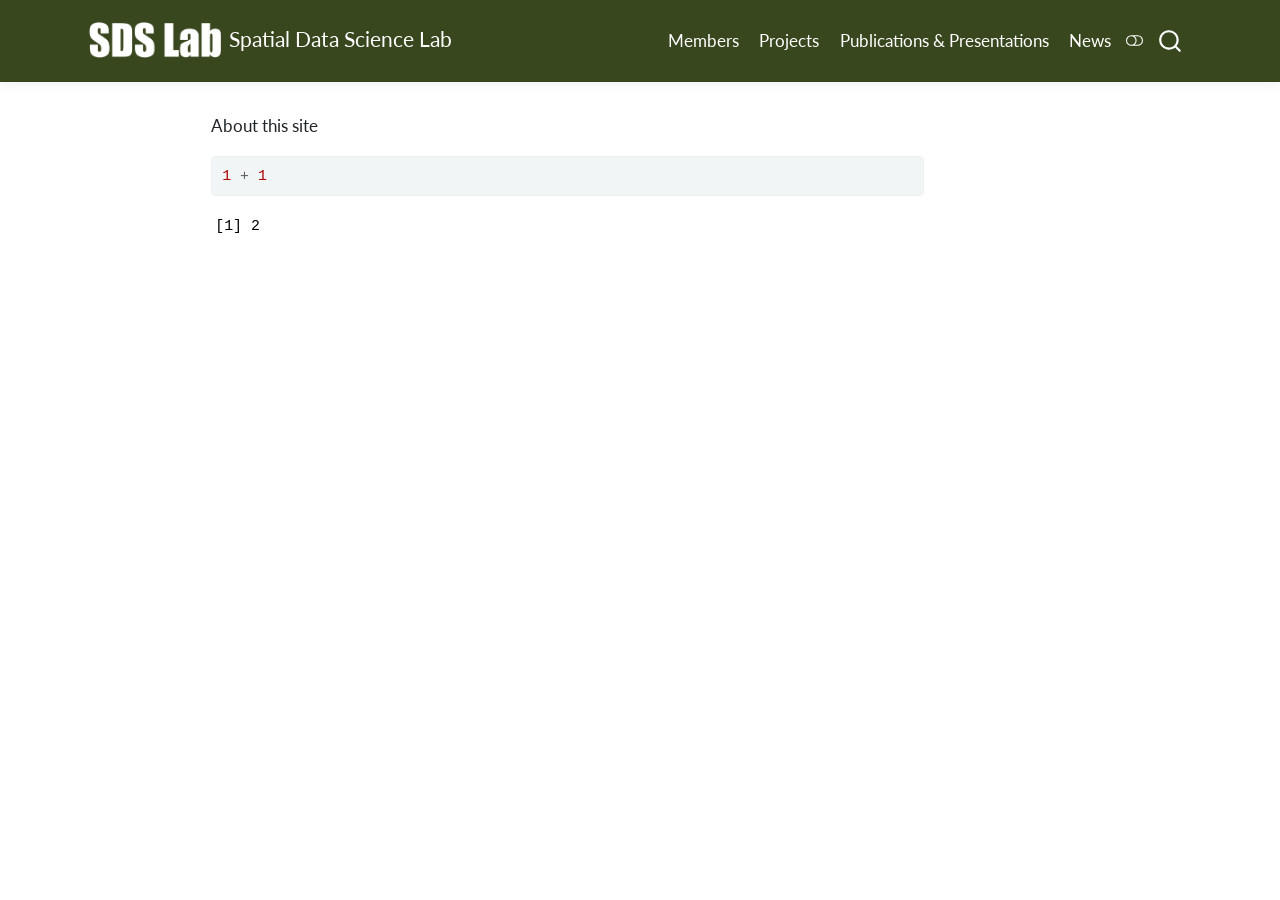
<file: docs/about.html>
<!DOCTYPE html>
<html xmlns="http://www.w3.org/1999/xhtml" lang="en" xml:lang="en"><head>

<meta charset="utf-8">
<meta name="generator" content="quarto-1.7.32">

<meta name="viewport" content="width=device-width, initial-scale=1.0, user-scalable=yes">


<title>About – SDSLab</title>
<style>
code{white-space: pre-wrap;}
span.smallcaps{font-variant: small-caps;}
div.columns{display: flex; gap: min(4vw, 1.5em);}
div.column{flex: auto; overflow-x: auto;}
div.hanging-indent{margin-left: 1.5em; text-indent: -1.5em;}
ul.task-list{list-style: none;}
ul.task-list li input[type="checkbox"] {
  width: 0.8em;
  margin: 0 0.8em 0.2em -1em; /* quarto-specific, see https://github.com/quarto-dev/quarto-cli/issues/4556 */ 
  vertical-align: middle;
}
/* CSS for syntax highlighting */
html { -webkit-text-size-adjust: 100%; }
pre > code.sourceCode { white-space: pre; position: relative; }
pre > code.sourceCode > span { display: inline-block; line-height: 1.25; }
pre > code.sourceCode > span:empty { height: 1.2em; }
.sourceCode { overflow: visible; }
code.sourceCode > span { color: inherit; text-decoration: inherit; }
div.sourceCode { margin: 1em 0; }
pre.sourceCode { margin: 0; }
@media screen {
div.sourceCode { overflow: auto; }
}
@media print {
pre > code.sourceCode { white-space: pre-wrap; }
pre > code.sourceCode > span { text-indent: -5em; padding-left: 5em; }
}
pre.numberSource code
  { counter-reset: source-line 0; }
pre.numberSource code > span
  { position: relative; left: -4em; counter-increment: source-line; }
pre.numberSource code > span > a:first-child::before
  { content: counter(source-line);
    position: relative; left: -1em; text-align: right; vertical-align: baseline;
    border: none; display: inline-block;
    -webkit-touch-callout: none; -webkit-user-select: none;
    -khtml-user-select: none; -moz-user-select: none;
    -ms-user-select: none; user-select: none;
    padding: 0 4px; width: 4em;
  }
pre.numberSource { margin-left: 3em;  padding-left: 4px; }
div.sourceCode
  {   }
@media screen {
pre > code.sourceCode > span > a:first-child::before { text-decoration: underline; }
}
</style>


<script src="site_libs/quarto-nav/quarto-nav.js"></script>
<script src="site_libs/quarto-nav/headroom.min.js"></script>
<script src="site_libs/clipboard/clipboard.min.js"></script>
<script src="site_libs/quarto-search/autocomplete.umd.js"></script>
<script src="site_libs/quarto-search/fuse.min.js"></script>
<script src="site_libs/quarto-search/quarto-search.js"></script>
<meta name="quarto:offset" content="./">
<link href="./images/seoul.png" rel="icon" type="image/png">
<script src="site_libs/quarto-html/quarto.js" type="module"></script>
<script src="site_libs/quarto-html/tabsets/tabsets.js" type="module"></script>
<script src="site_libs/quarto-html/popper.min.js"></script>
<script src="site_libs/quarto-html/tippy.umd.min.js"></script>
<script src="site_libs/quarto-html/anchor.min.js"></script>
<link href="site_libs/quarto-html/tippy.css" rel="stylesheet">
<link href="site_libs/quarto-html/quarto-syntax-highlighting-37eea08aefeeee20ff55810ff984fec1.css" rel="stylesheet" class="quarto-color-scheme" id="quarto-text-highlighting-styles">
<link href="site_libs/quarto-html/quarto-syntax-highlighting-dark-2fef5ea3f8957b3e4ecc936fc74692ca.css" rel="stylesheet" class="quarto-color-scheme quarto-color-alternate" id="quarto-text-highlighting-styles">
<link href="site_libs/quarto-html/quarto-syntax-highlighting-37eea08aefeeee20ff55810ff984fec1.css" rel="stylesheet" class="quarto-color-scheme-extra" id="quarto-text-highlighting-styles">
<script src="site_libs/bootstrap/bootstrap.min.js"></script>
<link href="site_libs/bootstrap/bootstrap-icons.css" rel="stylesheet">
<link href="site_libs/bootstrap/bootstrap-4491dfd4002ffc8178672f013323fad0.min.css" rel="stylesheet" append-hash="true" class="quarto-color-scheme" id="quarto-bootstrap" data-mode="light">
<link href="site_libs/bootstrap/bootstrap-dark-0d163fb33c9764f21685423818ee0aeb.min.css" rel="stylesheet" append-hash="true" class="quarto-color-scheme quarto-color-alternate" id="quarto-bootstrap" data-mode="dark">
<link href="site_libs/bootstrap/bootstrap-4491dfd4002ffc8178672f013323fad0.min.css" rel="stylesheet" append-hash="true" class="quarto-color-scheme-extra" id="quarto-bootstrap" data-mode="light">
<script id="quarto-search-options" type="application/json">{
  "location": "navbar",
  "copy-button": false,
  "collapse-after": 3,
  "panel-placement": "end",
  "type": "overlay",
  "limit": 50,
  "keyboard-shortcut": [
    "f",
    "/",
    "s"
  ],
  "show-item-context": false,
  "language": {
    "search-no-results-text": "No results",
    "search-matching-documents-text": "matching documents",
    "search-copy-link-title": "Copy link to search",
    "search-hide-matches-text": "Hide additional matches",
    "search-more-match-text": "more match in this document",
    "search-more-matches-text": "more matches in this document",
    "search-clear-button-title": "Clear",
    "search-text-placeholder": "",
    "search-detached-cancel-button-title": "Cancel",
    "search-submit-button-title": "Submit",
    "search-label": "Search"
  }
}</script>


<link rel="stylesheet" href="styles.css">
</head>

<body class="nav-fixed quarto-light"><script id="quarto-html-before-body" type="application/javascript">
    const toggleBodyColorMode = (bsSheetEl) => {
      const mode = bsSheetEl.getAttribute("data-mode");
      const bodyEl = window.document.querySelector("body");
      if (mode === "dark") {
        bodyEl.classList.add("quarto-dark");
        bodyEl.classList.remove("quarto-light");
      } else {
        bodyEl.classList.add("quarto-light");
        bodyEl.classList.remove("quarto-dark");
      }
    }
    const toggleBodyColorPrimary = () => {
      const bsSheetEl = window.document.querySelector("link#quarto-bootstrap:not([rel=disabled-stylesheet])");
      if (bsSheetEl) {
        toggleBodyColorMode(bsSheetEl);
      }
    }
    const setColorSchemeToggle = (alternate) => {
      const toggles = window.document.querySelectorAll('.quarto-color-scheme-toggle');
      for (let i=0; i < toggles.length; i++) {
        const toggle = toggles[i];
        if (toggle) {
          if (alternate) {
            toggle.classList.add("alternate");
          } else {
            toggle.classList.remove("alternate");
          }
        }
      }
    };
    const toggleColorMode = (alternate) => {
      // Switch the stylesheets
      const primaryStylesheets = window.document.querySelectorAll('link.quarto-color-scheme:not(.quarto-color-alternate)');
      const alternateStylesheets = window.document.querySelectorAll('link.quarto-color-scheme.quarto-color-alternate');
      manageTransitions('#quarto-margin-sidebar .nav-link', false);
      if (alternate) {
        // note: dark is layered on light, we don't disable primary!
        enableStylesheet(alternateStylesheets);
        for (const sheetNode of alternateStylesheets) {
          if (sheetNode.id === "quarto-bootstrap") {
            toggleBodyColorMode(sheetNode);
          }
        }
      } else {
        disableStylesheet(alternateStylesheets);
        enableStylesheet(primaryStylesheets)
        toggleBodyColorPrimary();
      }
      manageTransitions('#quarto-margin-sidebar .nav-link', true);
      // Switch the toggles
      setColorSchemeToggle(alternate)
      // Hack to workaround the fact that safari doesn't
      // properly recolor the scrollbar when toggling (#1455)
      if (navigator.userAgent.indexOf('Safari') > 0 && navigator.userAgent.indexOf('Chrome') == -1) {
        manageTransitions("body", false);
        window.scrollTo(0, 1);
        setTimeout(() => {
          window.scrollTo(0, 0);
          manageTransitions("body", true);
        }, 40);
      }
    }
    const disableStylesheet = (stylesheets) => {
      for (let i=0; i < stylesheets.length; i++) {
        const stylesheet = stylesheets[i];
        stylesheet.rel = 'disabled-stylesheet';
      }
    }
    const enableStylesheet = (stylesheets) => {
      for (let i=0; i < stylesheets.length; i++) {
        const stylesheet = stylesheets[i];
        if(stylesheet.rel !== 'stylesheet') { // for Chrome, which will still FOUC without this check
          stylesheet.rel = 'stylesheet';
        }
      }
    }
    const manageTransitions = (selector, allowTransitions) => {
      const els = window.document.querySelectorAll(selector);
      for (let i=0; i < els.length; i++) {
        const el = els[i];
        if (allowTransitions) {
          el.classList.remove('notransition');
        } else {
          el.classList.add('notransition');
        }
      }
    }
    const isFileUrl = () => {
      return window.location.protocol === 'file:';
    }
    const hasAlternateSentinel = () => {
      let styleSentinel = getColorSchemeSentinel();
      if (styleSentinel !== null) {
        return styleSentinel === "alternate";
      } else {
        return false;
      }
    }
    const setStyleSentinel = (alternate) => {
      const value = alternate ? "alternate" : "default";
      if (!isFileUrl()) {
        window.localStorage.setItem("quarto-color-scheme", value);
      } else {
        localAlternateSentinel = value;
      }
    }
    const getColorSchemeSentinel = () => {
      if (!isFileUrl()) {
        const storageValue = window.localStorage.getItem("quarto-color-scheme");
        return storageValue != null ? storageValue : localAlternateSentinel;
      } else {
        return localAlternateSentinel;
      }
    }
    const toggleGiscusIfUsed = (isAlternate, darkModeDefault) => {
      const baseTheme = document.querySelector('#giscus-base-theme')?.value ?? 'light';
      const alternateTheme = document.querySelector('#giscus-alt-theme')?.value ?? 'dark';
      let newTheme = '';
      if(authorPrefersDark) {
        newTheme = isAlternate ? baseTheme : alternateTheme;
      } else {
        newTheme = isAlternate ? alternateTheme : baseTheme;
      }
      const changeGiscusTheme = () => {
        // From: https://github.com/giscus/giscus/issues/336
        const sendMessage = (message) => {
          const iframe = document.querySelector('iframe.giscus-frame');
          if (!iframe) return;
          iframe.contentWindow.postMessage({ giscus: message }, 'https://giscus.app');
        }
        sendMessage({
          setConfig: {
            theme: newTheme
          }
        });
      }
      const isGiscussLoaded = window.document.querySelector('iframe.giscus-frame') !== null;
      if (isGiscussLoaded) {
        changeGiscusTheme();
      }
    };
    const authorPrefersDark = false;
    const darkModeDefault = authorPrefersDark;
      document.querySelector('link#quarto-text-highlighting-styles.quarto-color-scheme-extra').rel = 'disabled-stylesheet';
      document.querySelector('link#quarto-bootstrap.quarto-color-scheme-extra').rel = 'disabled-stylesheet';
    let localAlternateSentinel = darkModeDefault ? 'alternate' : 'default';
    // Dark / light mode switch
    window.quartoToggleColorScheme = () => {
      // Read the current dark / light value
      let toAlternate = !hasAlternateSentinel();
      toggleColorMode(toAlternate);
      setStyleSentinel(toAlternate);
      toggleGiscusIfUsed(toAlternate, darkModeDefault);
      window.dispatchEvent(new Event('resize'));
    };
    // Switch to dark mode if need be
    if (hasAlternateSentinel()) {
      toggleColorMode(true);
    } else {
      toggleColorMode(false);
    }
  </script>

<div id="quarto-search-results"></div>
  <header id="quarto-header" class="headroom fixed-top">
    <nav class="navbar navbar-expand-lg " data-bs-theme="dark">
      <div class="navbar-container container-fluid">
      <div class="navbar-brand-container mx-auto">
    <a href="./index.html" class="navbar-brand navbar-brand-logo">
    <img src="./images/logo2.png" alt="" class="navbar-logo">
    </a>
    <a class="navbar-brand" href="./index.html">
    <span class="navbar-title">Spatial Data Science Lab</span>
    </a>
  </div>
            <div id="quarto-search" class="" title="Search"></div>
          <button class="navbar-toggler" type="button" data-bs-toggle="collapse" data-bs-target="#navbarCollapse" aria-controls="navbarCollapse" role="menu" aria-expanded="false" aria-label="Toggle navigation" onclick="if (window.quartoToggleHeadroom) { window.quartoToggleHeadroom(); }">
  <span class="navbar-toggler-icon"></span>
</button>
          <div class="collapse navbar-collapse" id="navbarCollapse">
            <ul class="navbar-nav navbar-nav-scroll ms-auto">
  <li class="nav-item">
    <a class="nav-link" href="./members.qmd"> 
<span class="menu-text">Members</span></a>
  </li>  
  <li class="nav-item">
    <a class="nav-link" href="./projects.qmd"> 
<span class="menu-text">Projects</span></a>
  </li>  
  <li class="nav-item">
    <a class="nav-link" href="./publications.qmd"> 
<span class="menu-text">Publications &amp; Presentations</span></a>
  </li>  
  <li class="nav-item">
    <a class="nav-link" href="./news/index.html"> 
<span class="menu-text">News</span></a>
  </li>  
</ul>
          </div> <!-- /navcollapse -->
            <div class="quarto-navbar-tools">
  <a href="" class="quarto-color-scheme-toggle quarto-navigation-tool  px-1" onclick="window.quartoToggleColorScheme(); return false;" title="Toggle dark mode"><i class="bi"></i></a>
</div>
      </div> <!-- /container-fluid -->
    </nav>
</header>
<!-- content -->
<div id="quarto-content" class="quarto-container page-columns page-rows-contents page-layout-article page-navbar">
<!-- sidebar -->
<!-- margin-sidebar -->
    <div id="quarto-margin-sidebar" class="sidebar margin-sidebar zindex-bottom">
        
    </div>
<!-- main -->
<main class="content" id="quarto-document-content">


<header id="title-block-header" class="quarto-title-block default">
<div class="quarto-title">
<h1 class="title">About</h1>
</div>



<div class="quarto-title-meta">

    
  
    
  </div>
  


</header>


<p>About this site</p>
<div class="cell">
<div class="sourceCode cell-code" id="cb1"><pre class="sourceCode r code-with-copy"><code class="sourceCode r"><span id="cb1-1"><a href="#cb1-1" aria-hidden="true" tabindex="-1"></a><span class="dv">1</span> <span class="sc">+</span> <span class="dv">1</span></span></code><button title="Copy to Clipboard" class="code-copy-button"><i class="bi"></i></button></pre></div>
<div class="cell-output cell-output-stdout">
<pre><code>[1] 2</code></pre>
</div>
</div>



</main> <!-- /main -->
<script id="quarto-html-after-body" type="application/javascript">
  window.document.addEventListener("DOMContentLoaded", function (event) {
    // Ensure there is a toggle, if there isn't float one in the top right
    if (window.document.querySelector('.quarto-color-scheme-toggle') === null) {
      const a = window.document.createElement('a');
      a.classList.add('top-right');
      a.classList.add('quarto-color-scheme-toggle');
      a.href = "";
      a.onclick = function() { try { window.quartoToggleColorScheme(); } catch {} return false; };
      const i = window.document.createElement("i");
      i.classList.add('bi');
      a.appendChild(i);
      window.document.body.appendChild(a);
    }
    setColorSchemeToggle(hasAlternateSentinel())
    const icon = "";
    const anchorJS = new window.AnchorJS();
    anchorJS.options = {
      placement: 'right',
      icon: icon
    };
    anchorJS.add('.anchored');
    const isCodeAnnotation = (el) => {
      for (const clz of el.classList) {
        if (clz.startsWith('code-annotation-')) {                     
          return true;
        }
      }
      return false;
    }
    const onCopySuccess = function(e) {
      // button target
      const button = e.trigger;
      // don't keep focus
      button.blur();
      // flash "checked"
      button.classList.add('code-copy-button-checked');
      var currentTitle = button.getAttribute("title");
      button.setAttribute("title", "Copied!");
      let tooltip;
      if (window.bootstrap) {
        button.setAttribute("data-bs-toggle", "tooltip");
        button.setAttribute("data-bs-placement", "left");
        button.setAttribute("data-bs-title", "Copied!");
        tooltip = new bootstrap.Tooltip(button, 
          { trigger: "manual", 
            customClass: "code-copy-button-tooltip",
            offset: [0, -8]});
        tooltip.show();    
      }
      setTimeout(function() {
        if (tooltip) {
          tooltip.hide();
          button.removeAttribute("data-bs-title");
          button.removeAttribute("data-bs-toggle");
          button.removeAttribute("data-bs-placement");
        }
        button.setAttribute("title", currentTitle);
        button.classList.remove('code-copy-button-checked');
      }, 1000);
      // clear code selection
      e.clearSelection();
    }
    const getTextToCopy = function(trigger) {
        const codeEl = trigger.previousElementSibling.cloneNode(true);
        for (const childEl of codeEl.children) {
          if (isCodeAnnotation(childEl)) {
            childEl.remove();
          }
        }
        return codeEl.innerText;
    }
    const clipboard = new window.ClipboardJS('.code-copy-button:not([data-in-quarto-modal])', {
      text: getTextToCopy
    });
    clipboard.on('success', onCopySuccess);
    if (window.document.getElementById('quarto-embedded-source-code-modal')) {
      const clipboardModal = new window.ClipboardJS('.code-copy-button[data-in-quarto-modal]', {
        text: getTextToCopy,
        container: window.document.getElementById('quarto-embedded-source-code-modal')
      });
      clipboardModal.on('success', onCopySuccess);
    }
      var localhostRegex = new RegExp(/^(?:http|https):\/\/localhost\:?[0-9]*\//);
      var mailtoRegex = new RegExp(/^mailto:/);
        var filterRegex = new RegExp('/' + window.location.host + '/');
      var isInternal = (href) => {
          return filterRegex.test(href) || localhostRegex.test(href) || mailtoRegex.test(href);
      }
      // Inspect non-navigation links and adorn them if external
     var links = window.document.querySelectorAll('a[href]:not(.nav-link):not(.navbar-brand):not(.toc-action):not(.sidebar-link):not(.sidebar-item-toggle):not(.pagination-link):not(.no-external):not([aria-hidden]):not(.dropdown-item):not(.quarto-navigation-tool):not(.about-link)');
      for (var i=0; i<links.length; i++) {
        const link = links[i];
        if (!isInternal(link.href)) {
          // undo the damage that might have been done by quarto-nav.js in the case of
          // links that we want to consider external
          if (link.dataset.originalHref !== undefined) {
            link.href = link.dataset.originalHref;
          }
        }
      }
    function tippyHover(el, contentFn, onTriggerFn, onUntriggerFn) {
      const config = {
        allowHTML: true,
        maxWidth: 500,
        delay: 100,
        arrow: false,
        appendTo: function(el) {
            return el.parentElement;
        },
        interactive: true,
        interactiveBorder: 10,
        theme: 'quarto',
        placement: 'bottom-start',
      };
      if (contentFn) {
        config.content = contentFn;
      }
      if (onTriggerFn) {
        config.onTrigger = onTriggerFn;
      }
      if (onUntriggerFn) {
        config.onUntrigger = onUntriggerFn;
      }
      window.tippy(el, config); 
    }
    const noterefs = window.document.querySelectorAll('a[role="doc-noteref"]');
    for (var i=0; i<noterefs.length; i++) {
      const ref = noterefs[i];
      tippyHover(ref, function() {
        // use id or data attribute instead here
        let href = ref.getAttribute('data-footnote-href') || ref.getAttribute('href');
        try { href = new URL(href).hash; } catch {}
        const id = href.replace(/^#\/?/, "");
        const note = window.document.getElementById(id);
        if (note) {
          return note.innerHTML;
        } else {
          return "";
        }
      });
    }
    const xrefs = window.document.querySelectorAll('a.quarto-xref');
    const processXRef = (id, note) => {
      // Strip column container classes
      const stripColumnClz = (el) => {
        el.classList.remove("page-full", "page-columns");
        if (el.children) {
          for (const child of el.children) {
            stripColumnClz(child);
          }
        }
      }
      stripColumnClz(note)
      if (id === null || id.startsWith('sec-')) {
        // Special case sections, only their first couple elements
        const container = document.createElement("div");
        if (note.children && note.children.length > 2) {
          container.appendChild(note.children[0].cloneNode(true));
          for (let i = 1; i < note.children.length; i++) {
            const child = note.children[i];
            if (child.tagName === "P" && child.innerText === "") {
              continue;
            } else {
              container.appendChild(child.cloneNode(true));
              break;
            }
          }
          if (window.Quarto?.typesetMath) {
            window.Quarto.typesetMath(container);
          }
          return container.innerHTML
        } else {
          if (window.Quarto?.typesetMath) {
            window.Quarto.typesetMath(note);
          }
          return note.innerHTML;
        }
      } else {
        // Remove any anchor links if they are present
        const anchorLink = note.querySelector('a.anchorjs-link');
        if (anchorLink) {
          anchorLink.remove();
        }
        if (window.Quarto?.typesetMath) {
          window.Quarto.typesetMath(note);
        }
        if (note.classList.contains("callout")) {
          return note.outerHTML;
        } else {
          return note.innerHTML;
        }
      }
    }
    for (var i=0; i<xrefs.length; i++) {
      const xref = xrefs[i];
      tippyHover(xref, undefined, function(instance) {
        instance.disable();
        let url = xref.getAttribute('href');
        let hash = undefined; 
        if (url.startsWith('#')) {
          hash = url;
        } else {
          try { hash = new URL(url).hash; } catch {}
        }
        if (hash) {
          const id = hash.replace(/^#\/?/, "");
          const note = window.document.getElementById(id);
          if (note !== null) {
            try {
              const html = processXRef(id, note.cloneNode(true));
              instance.setContent(html);
            } finally {
              instance.enable();
              instance.show();
            }
          } else {
            // See if we can fetch this
            fetch(url.split('#')[0])
            .then(res => res.text())
            .then(html => {
              const parser = new DOMParser();
              const htmlDoc = parser.parseFromString(html, "text/html");
              const note = htmlDoc.getElementById(id);
              if (note !== null) {
                const html = processXRef(id, note);
                instance.setContent(html);
              } 
            }).finally(() => {
              instance.enable();
              instance.show();
            });
          }
        } else {
          // See if we can fetch a full url (with no hash to target)
          // This is a special case and we should probably do some content thinning / targeting
          fetch(url)
          .then(res => res.text())
          .then(html => {
            const parser = new DOMParser();
            const htmlDoc = parser.parseFromString(html, "text/html");
            const note = htmlDoc.querySelector('main.content');
            if (note !== null) {
              // This should only happen for chapter cross references
              // (since there is no id in the URL)
              // remove the first header
              if (note.children.length > 0 && note.children[0].tagName === "HEADER") {
                note.children[0].remove();
              }
              const html = processXRef(null, note);
              instance.setContent(html);
            } 
          }).finally(() => {
            instance.enable();
            instance.show();
          });
        }
      }, function(instance) {
      });
    }
        let selectedAnnoteEl;
        const selectorForAnnotation = ( cell, annotation) => {
          let cellAttr = 'data-code-cell="' + cell + '"';
          let lineAttr = 'data-code-annotation="' +  annotation + '"';
          const selector = 'span[' + cellAttr + '][' + lineAttr + ']';
          return selector;
        }
        const selectCodeLines = (annoteEl) => {
          const doc = window.document;
          const targetCell = annoteEl.getAttribute("data-target-cell");
          const targetAnnotation = annoteEl.getAttribute("data-target-annotation");
          const annoteSpan = window.document.querySelector(selectorForAnnotation(targetCell, targetAnnotation));
          const lines = annoteSpan.getAttribute("data-code-lines").split(",");
          const lineIds = lines.map((line) => {
            return targetCell + "-" + line;
          })
          let top = null;
          let height = null;
          let parent = null;
          if (lineIds.length > 0) {
              //compute the position of the single el (top and bottom and make a div)
              const el = window.document.getElementById(lineIds[0]);
              top = el.offsetTop;
              height = el.offsetHeight;
              parent = el.parentElement.parentElement;
            if (lineIds.length > 1) {
              const lastEl = window.document.getElementById(lineIds[lineIds.length - 1]);
              const bottom = lastEl.offsetTop + lastEl.offsetHeight;
              height = bottom - top;
            }
            if (top !== null && height !== null && parent !== null) {
              // cook up a div (if necessary) and position it 
              let div = window.document.getElementById("code-annotation-line-highlight");
              if (div === null) {
                div = window.document.createElement("div");
                div.setAttribute("id", "code-annotation-line-highlight");
                div.style.position = 'absolute';
                parent.appendChild(div);
              }
              div.style.top = top - 2 + "px";
              div.style.height = height + 4 + "px";
              div.style.left = 0;
              let gutterDiv = window.document.getElementById("code-annotation-line-highlight-gutter");
              if (gutterDiv === null) {
                gutterDiv = window.document.createElement("div");
                gutterDiv.setAttribute("id", "code-annotation-line-highlight-gutter");
                gutterDiv.style.position = 'absolute';
                const codeCell = window.document.getElementById(targetCell);
                const gutter = codeCell.querySelector('.code-annotation-gutter');
                gutter.appendChild(gutterDiv);
              }
              gutterDiv.style.top = top - 2 + "px";
              gutterDiv.style.height = height + 4 + "px";
            }
            selectedAnnoteEl = annoteEl;
          }
        };
        const unselectCodeLines = () => {
          const elementsIds = ["code-annotation-line-highlight", "code-annotation-line-highlight-gutter"];
          elementsIds.forEach((elId) => {
            const div = window.document.getElementById(elId);
            if (div) {
              div.remove();
            }
          });
          selectedAnnoteEl = undefined;
        };
          // Handle positioning of the toggle
      window.addEventListener(
        "resize",
        throttle(() => {
          elRect = undefined;
          if (selectedAnnoteEl) {
            selectCodeLines(selectedAnnoteEl);
          }
        }, 10)
      );
      function throttle(fn, ms) {
      let throttle = false;
      let timer;
        return (...args) => {
          if(!throttle) { // first call gets through
              fn.apply(this, args);
              throttle = true;
          } else { // all the others get throttled
              if(timer) clearTimeout(timer); // cancel #2
              timer = setTimeout(() => {
                fn.apply(this, args);
                timer = throttle = false;
              }, ms);
          }
        };
      }
        // Attach click handler to the DT
        const annoteDls = window.document.querySelectorAll('dt[data-target-cell]');
        for (const annoteDlNode of annoteDls) {
          annoteDlNode.addEventListener('click', (event) => {
            const clickedEl = event.target;
            if (clickedEl !== selectedAnnoteEl) {
              unselectCodeLines();
              const activeEl = window.document.querySelector('dt[data-target-cell].code-annotation-active');
              if (activeEl) {
                activeEl.classList.remove('code-annotation-active');
              }
              selectCodeLines(clickedEl);
              clickedEl.classList.add('code-annotation-active');
            } else {
              // Unselect the line
              unselectCodeLines();
              clickedEl.classList.remove('code-annotation-active');
            }
          });
        }
    const findCites = (el) => {
      const parentEl = el.parentElement;
      if (parentEl) {
        const cites = parentEl.dataset.cites;
        if (cites) {
          return {
            el,
            cites: cites.split(' ')
          };
        } else {
          return findCites(el.parentElement)
        }
      } else {
        return undefined;
      }
    };
    var bibliorefs = window.document.querySelectorAll('a[role="doc-biblioref"]');
    for (var i=0; i<bibliorefs.length; i++) {
      const ref = bibliorefs[i];
      const citeInfo = findCites(ref);
      if (citeInfo) {
        tippyHover(citeInfo.el, function() {
          var popup = window.document.createElement('div');
          citeInfo.cites.forEach(function(cite) {
            var citeDiv = window.document.createElement('div');
            citeDiv.classList.add('hanging-indent');
            citeDiv.classList.add('csl-entry');
            var biblioDiv = window.document.getElementById('ref-' + cite);
            if (biblioDiv) {
              citeDiv.innerHTML = biblioDiv.innerHTML;
            }
            popup.appendChild(citeDiv);
          });
          return popup.innerHTML;
        });
      }
    }
  });
  </script>
</div> <!-- /content -->




</body></html>
</file>
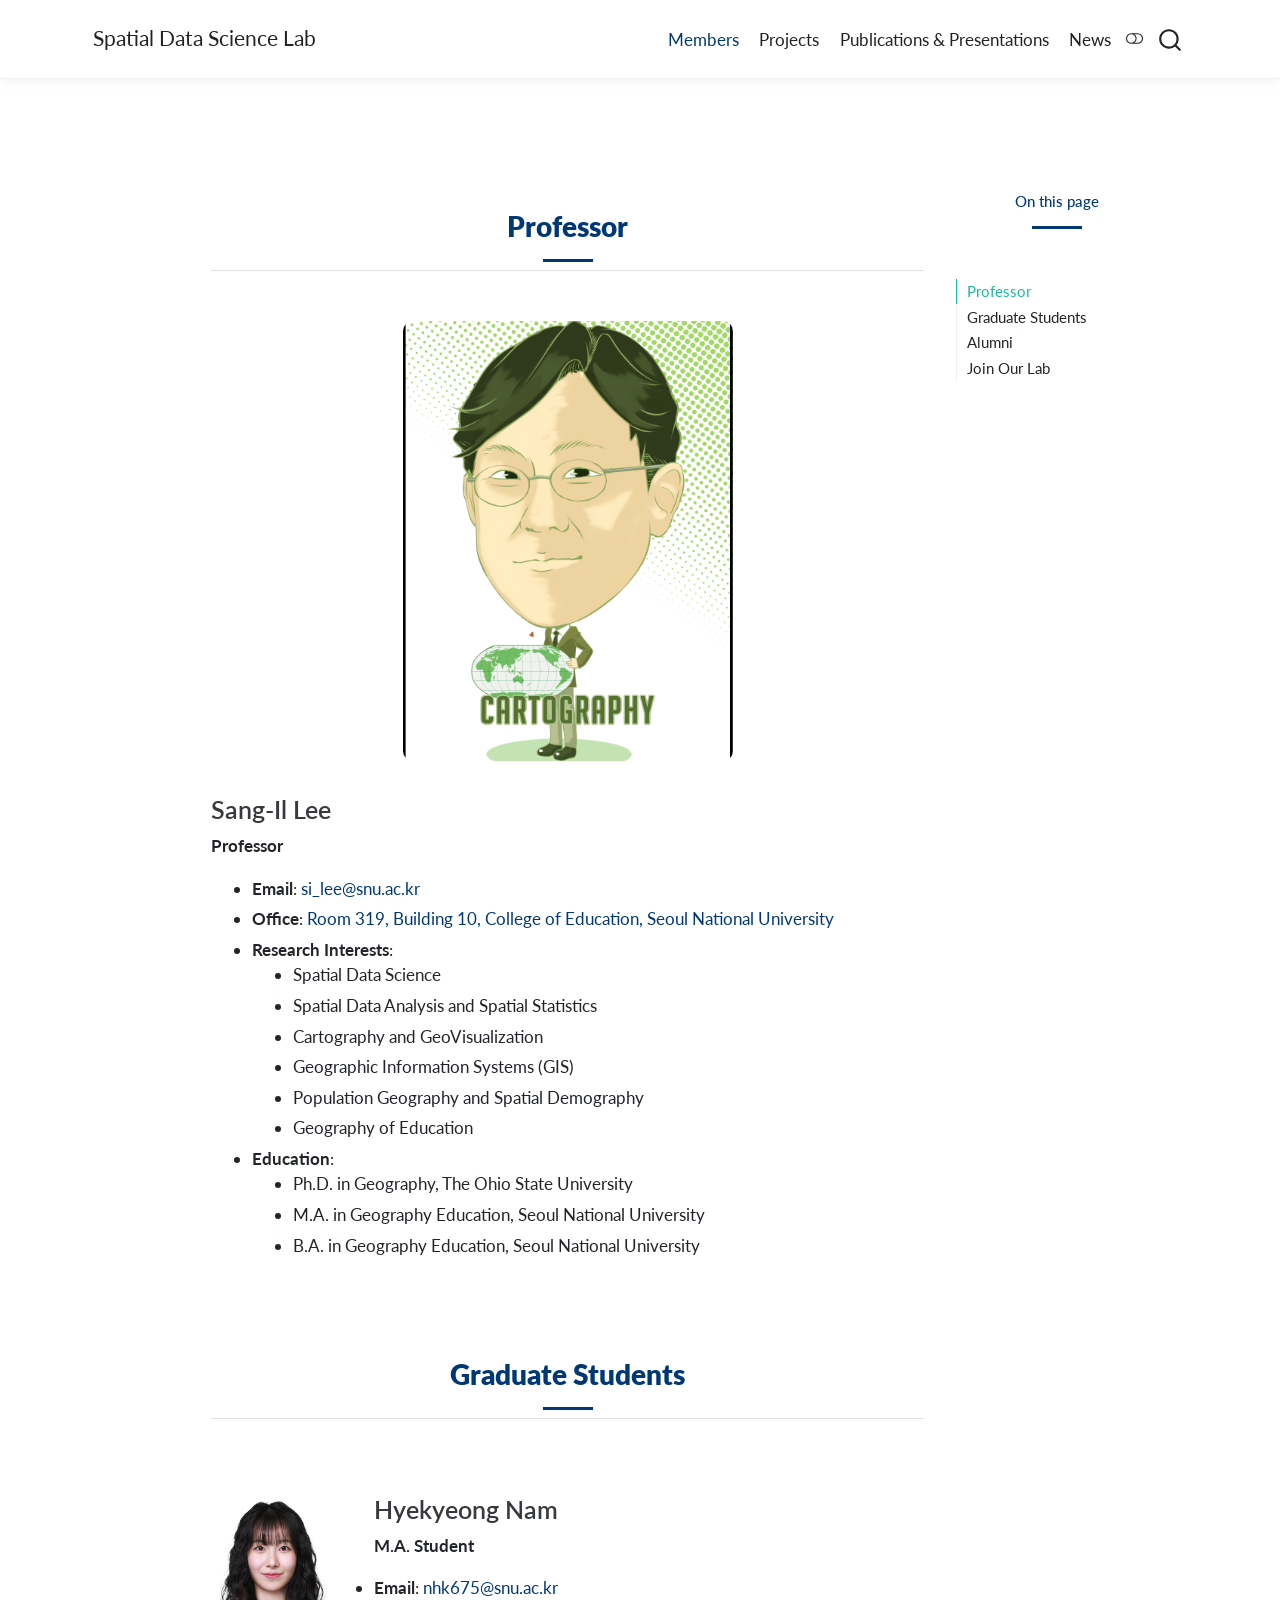
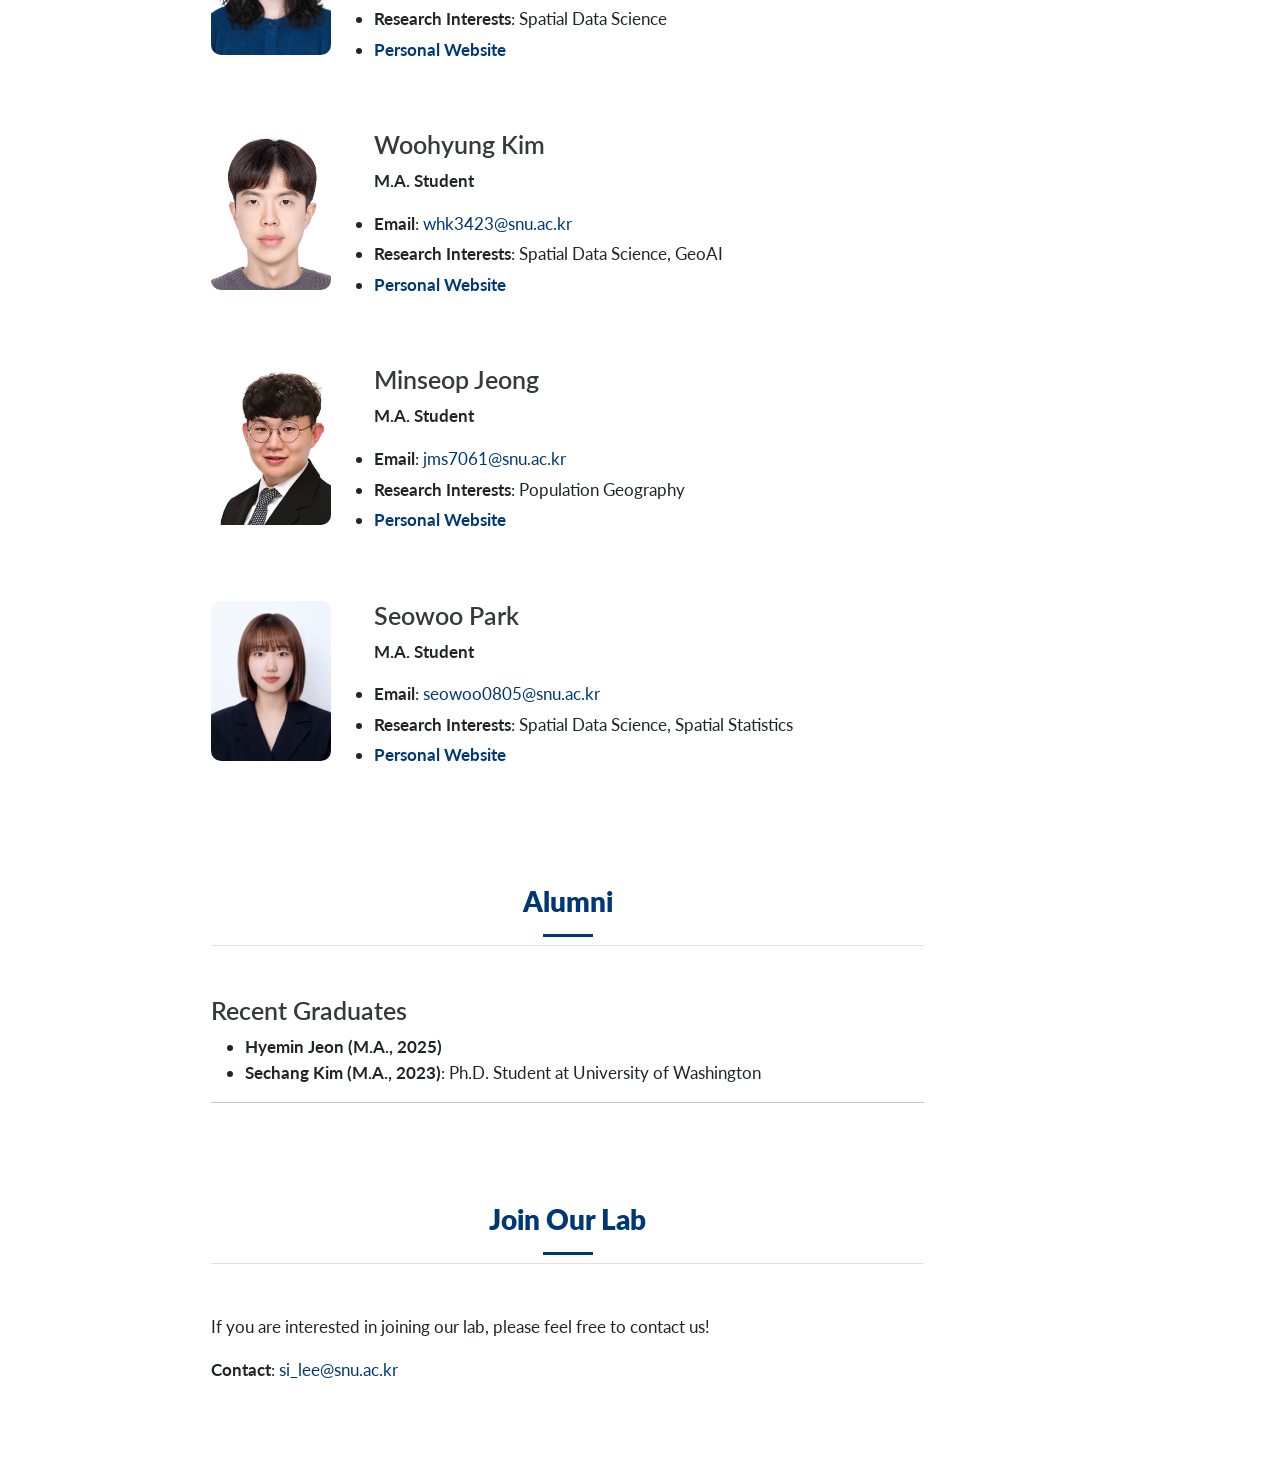
<file: docs/members.html>
<!DOCTYPE html>
<html xmlns="http://www.w3.org/1999/xhtml" lang="en" xml:lang="en"><head>

<meta charset="utf-8">
<meta name="generator" content="quarto-1.8.25">

<meta name="viewport" content="width=device-width, initial-scale=1.0, user-scalable=yes">


<title>Team – SDS Lab</title>
<style>
code{white-space: pre-wrap;}
span.smallcaps{font-variant: small-caps;}
div.columns{display: flex; gap: min(4vw, 1.5em);}
div.column{flex: auto; overflow-x: auto;}
div.hanging-indent{margin-left: 1.5em; text-indent: -1.5em;}
ul.task-list{list-style: none;}
ul.task-list li input[type="checkbox"] {
  width: 0.8em;
  margin: 0 0.8em 0.2em -1em; /* quarto-specific, see https://github.com/quarto-dev/quarto-cli/issues/4556 */ 
  vertical-align: middle;
}
</style>


<script src="site_libs/quarto-nav/quarto-nav.js"></script>
<script src="site_libs/quarto-nav/headroom.min.js"></script>
<script src="site_libs/clipboard/clipboard.min.js"></script>
<script src="site_libs/quarto-search/autocomplete.umd.js"></script>
<script src="site_libs/quarto-search/fuse.min.js"></script>
<script src="site_libs/quarto-search/quarto-search.js"></script>
<meta name="quarto:offset" content="./">
<link href="./images/seoul.png" rel="icon" type="image/png">
<script src="site_libs/quarto-html/quarto.js" type="module"></script>
<script src="site_libs/quarto-html/tabsets/tabsets.js" type="module"></script>
<script src="site_libs/quarto-html/axe/axe-check.js" type="module"></script>
<script src="site_libs/quarto-html/popper.min.js"></script>
<script src="site_libs/quarto-html/tippy.umd.min.js"></script>
<script src="site_libs/quarto-html/anchor.min.js"></script>
<link href="site_libs/quarto-html/tippy.css" rel="stylesheet">
<link href="site_libs/quarto-html/quarto-syntax-highlighting-7b89279ff1a6dce999919e0e67d4d9ec.css" rel="stylesheet" class="quarto-color-scheme" id="quarto-text-highlighting-styles">
<link href="site_libs/quarto-html/quarto-syntax-highlighting-dark-707d8167ce6003fca903bfe2be84ab7f.css" rel="stylesheet" class="quarto-color-scheme quarto-color-alternate" id="quarto-text-highlighting-styles">
<link href="site_libs/quarto-html/quarto-syntax-highlighting-7b89279ff1a6dce999919e0e67d4d9ec.css" rel="stylesheet" class="quarto-color-scheme-extra" id="quarto-text-highlighting-styles">
<script src="site_libs/bootstrap/bootstrap.min.js"></script>
<link href="site_libs/bootstrap/bootstrap-icons.css" rel="stylesheet">
<link href="site_libs/bootstrap/bootstrap-3d28504c6c7dfc4c206a54b97617bae5.min.css" rel="stylesheet" append-hash="true" class="quarto-color-scheme" id="quarto-bootstrap" data-mode="light">
<link href="site_libs/bootstrap/bootstrap-dark-2a6e361b2203d275d56df6779ef56470.min.css" rel="stylesheet" append-hash="true" class="quarto-color-scheme quarto-color-alternate" id="quarto-bootstrap" data-mode="dark">
<link href="site_libs/bootstrap/bootstrap-3d28504c6c7dfc4c206a54b97617bae5.min.css" rel="stylesheet" append-hash="true" class="quarto-color-scheme-extra" id="quarto-bootstrap" data-mode="light">
<script id="quarto-search-options" type="application/json">{
  "location": "navbar",
  "copy-button": false,
  "collapse-after": 3,
  "panel-placement": "end",
  "type": "overlay",
  "limit": 50,
  "keyboard-shortcut": [
    "f",
    "/",
    "s"
  ],
  "show-item-context": false,
  "language": {
    "search-no-results-text": "No results",
    "search-matching-documents-text": "matching documents",
    "search-copy-link-title": "Copy link to search",
    "search-hide-matches-text": "Hide additional matches",
    "search-more-match-text": "more match in this document",
    "search-more-matches-text": "more matches in this document",
    "search-clear-button-title": "Clear",
    "search-text-placeholder": "",
    "search-detached-cancel-button-title": "Cancel",
    "search-submit-button-title": "Submit",
    "search-label": "Search"
  }
}</script>


<link rel="stylesheet" href="styles.css">
</head>

<body class="nav-fixed quarto-light"><script id="quarto-html-before-body" type="application/javascript">
    const toggleBodyColorMode = (bsSheetEl) => {
      const mode = bsSheetEl.getAttribute("data-mode");
      const bodyEl = window.document.querySelector("body");
      if (mode === "dark") {
        bodyEl.classList.add("quarto-dark");
        bodyEl.classList.remove("quarto-light");
      } else {
        bodyEl.classList.add("quarto-light");
        bodyEl.classList.remove("quarto-dark");
      }
    }
    const toggleBodyColorPrimary = () => {
      const bsSheetEl = window.document.querySelector("link#quarto-bootstrap:not([rel=disabled-stylesheet])");
      if (bsSheetEl) {
        toggleBodyColorMode(bsSheetEl);
      }
    }
    const setColorSchemeToggle = (alternate) => {
      const toggles = window.document.querySelectorAll('.quarto-color-scheme-toggle');
      for (let i=0; i < toggles.length; i++) {
        const toggle = toggles[i];
        if (toggle) {
          if (alternate) {
            toggle.classList.add("alternate");
          } else {
            toggle.classList.remove("alternate");
          }
        }
      }
    };
    const toggleColorMode = (alternate) => {
      // Switch the stylesheets
      const primaryStylesheets = window.document.querySelectorAll('link.quarto-color-scheme:not(.quarto-color-alternate)');
      const alternateStylesheets = window.document.querySelectorAll('link.quarto-color-scheme.quarto-color-alternate');
      manageTransitions('#quarto-margin-sidebar .nav-link', false);
      if (alternate) {
        // note: dark is layered on light, we don't disable primary!
        enableStylesheet(alternateStylesheets);
        for (const sheetNode of alternateStylesheets) {
          if (sheetNode.id === "quarto-bootstrap") {
            toggleBodyColorMode(sheetNode);
          }
        }
      } else {
        disableStylesheet(alternateStylesheets);
        enableStylesheet(primaryStylesheets)
        toggleBodyColorPrimary();
      }
      manageTransitions('#quarto-margin-sidebar .nav-link', true);
      // Switch the toggles
      setColorSchemeToggle(alternate)
      // Hack to workaround the fact that safari doesn't
      // properly recolor the scrollbar when toggling (#1455)
      if (navigator.userAgent.indexOf('Safari') > 0 && navigator.userAgent.indexOf('Chrome') == -1) {
        manageTransitions("body", false);
        window.scrollTo(0, 1);
        setTimeout(() => {
          window.scrollTo(0, 0);
          manageTransitions("body", true);
        }, 40);
      }
    }
    const disableStylesheet = (stylesheets) => {
      for (let i=0; i < stylesheets.length; i++) {
        const stylesheet = stylesheets[i];
        stylesheet.rel = 'disabled-stylesheet';
      }
    }
    const enableStylesheet = (stylesheets) => {
      for (let i=0; i < stylesheets.length; i++) {
        const stylesheet = stylesheets[i];
        if(stylesheet.rel !== 'stylesheet') { // for Chrome, which will still FOUC without this check
          stylesheet.rel = 'stylesheet';
        }
      }
    }
    const manageTransitions = (selector, allowTransitions) => {
      const els = window.document.querySelectorAll(selector);
      for (let i=0; i < els.length; i++) {
        const el = els[i];
        if (allowTransitions) {
          el.classList.remove('notransition');
        } else {
          el.classList.add('notransition');
        }
      }
    }
    const isFileUrl = () => {
      return window.location.protocol === 'file:';
    }
    const hasAlternateSentinel = () => {
      let styleSentinel = getColorSchemeSentinel();
      if (styleSentinel !== null) {
        return styleSentinel === "alternate";
      } else {
        return false;
      }
    }
    const setStyleSentinel = (alternate) => {
      const value = alternate ? "alternate" : "default";
      if (!isFileUrl()) {
        window.localStorage.setItem("quarto-color-scheme", value);
      } else {
        localAlternateSentinel = value;
      }
    }
    const getColorSchemeSentinel = () => {
      if (!isFileUrl()) {
        const storageValue = window.localStorage.getItem("quarto-color-scheme");
        return storageValue != null ? storageValue : localAlternateSentinel;
      } else {
        return localAlternateSentinel;
      }
    }
    const toggleGiscusIfUsed = (isAlternate, darkModeDefault) => {
      const baseTheme = document.querySelector('#giscus-base-theme')?.value ?? 'light';
      const alternateTheme = document.querySelector('#giscus-alt-theme')?.value ?? 'dark';
      let newTheme = '';
      if(authorPrefersDark) {
        newTheme = isAlternate ? baseTheme : alternateTheme;
      } else {
        newTheme = isAlternate ? alternateTheme : baseTheme;
      }
      const changeGiscusTheme = () => {
        // From: https://github.com/giscus/giscus/issues/336
        const sendMessage = (message) => {
          const iframe = document.querySelector('iframe.giscus-frame');
          if (!iframe) return;
          iframe.contentWindow.postMessage({ giscus: message }, 'https://giscus.app');
        }
        sendMessage({
          setConfig: {
            theme: newTheme
          }
        });
      }
      const isGiscussLoaded = window.document.querySelector('iframe.giscus-frame') !== null;
      if (isGiscussLoaded) {
        changeGiscusTheme();
      }
    };
    const authorPrefersDark = false;
    const darkModeDefault = authorPrefersDark;
      document.querySelector('link#quarto-text-highlighting-styles.quarto-color-scheme-extra').rel = 'disabled-stylesheet';
      document.querySelector('link#quarto-bootstrap.quarto-color-scheme-extra').rel = 'disabled-stylesheet';
    let localAlternateSentinel = darkModeDefault ? 'alternate' : 'default';
    // Dark / light mode switch
    window.quartoToggleColorScheme = () => {
      // Read the current dark / light value
      let toAlternate = !hasAlternateSentinel();
      toggleColorMode(toAlternate);
      setStyleSentinel(toAlternate);
      toggleGiscusIfUsed(toAlternate, darkModeDefault);
      window.dispatchEvent(new Event('resize'));
    };
    // Switch to dark mode if need be
    if (hasAlternateSentinel()) {
      toggleColorMode(true);
    } else {
      toggleColorMode(false);
    }
  </script>

<div id="quarto-search-results"></div>
  <header id="quarto-header" class="headroom fixed-top">
    <nav class="navbar navbar-expand-lg " data-bs-theme="dark">
      <div class="navbar-container container-fluid">
      <div class="navbar-brand-container mx-auto">
    <a href="./index.html" class="navbar-brand navbar-brand-logo">
    </a>
    <a class="navbar-brand" href="./index.html">
    <span class="navbar-title">Spatial Data Science Lab</span>
    </a>
  </div>
            <div id="quarto-search" class="" title="Search"></div>
          <button class="navbar-toggler" type="button" data-bs-toggle="collapse" data-bs-target="#navbarCollapse" aria-controls="navbarCollapse" role="menu" aria-expanded="false" aria-label="Toggle navigation" onclick="if (window.quartoToggleHeadroom) { window.quartoToggleHeadroom(); }">
  <span class="navbar-toggler-icon"></span>
</button>
          <div class="collapse navbar-collapse" id="navbarCollapse">
            <ul class="navbar-nav navbar-nav-scroll ms-auto">
  <li class="nav-item">
    <a class="nav-link active" href="./members.html" aria-current="page"> 
<span class="menu-text">Members</span></a>
  </li>  
  <li class="nav-item">
    <a class="nav-link" href="./projects.qmd"> 
<span class="menu-text">Projects</span></a>
  </li>  
  <li class="nav-item">
    <a class="nav-link" href="./publications.qmd"> 
<span class="menu-text">Publications &amp; Presentations</span></a>
  </li>  
  <li class="nav-item">
    <a class="nav-link" href="./news/index.html"> 
<span class="menu-text">News</span></a>
  </li>  
</ul>
          </div> <!-- /navcollapse -->
            <div class="quarto-navbar-tools">
  <a href="" class="quarto-color-scheme-toggle quarto-navigation-tool  px-1" onclick="window.quartoToggleColorScheme(); return false;" title="Toggle dark mode"><i class="bi"></i></a>
</div>
      </div> <!-- /container-fluid -->
    </nav>
</header>
<!-- content -->
<div id="quarto-content" class="quarto-container page-columns page-rows-contents page-layout-article page-navbar">
<!-- sidebar -->
<!-- margin-sidebar -->
    <div id="quarto-margin-sidebar" class="sidebar margin-sidebar">
        <nav id="TOC" role="doc-toc" class="toc-active">
    <h2 id="toc-title">On this page</h2>
   
  <ul>
  <li><a href="#professor" id="toc-professor" class="nav-link active" data-scroll-target="#professor">Professor</a></li>
  <li><a href="#graduate-students" id="toc-graduate-students" class="nav-link" data-scroll-target="#graduate-students">Graduate Students</a></li>
  <li><a href="#alumni" id="toc-alumni" class="nav-link" data-scroll-target="#alumni">Alumni</a>
  <ul class="collapse">
  <li><a href="#recent-graduates" id="toc-recent-graduates" class="nav-link" data-scroll-target="#recent-graduates">Recent Graduates</a></li>
  </ul></li>
  <li><a href="#join-our-lab" id="toc-join-our-lab" class="nav-link" data-scroll-target="#join-our-lab">Join Our Lab</a></li>
  </ul>
</nav>
    </div>
<!-- main -->
<main class="content" id="quarto-document-content">


<header id="title-block-header" class="quarto-title-block default">
<div class="quarto-title">
<h1 class="title">Team</h1>
</div>



<div class="quarto-title-meta">

    
  
    
  </div>
  


</header>


<section id="professor" class="level2">
<h2 class="anchored" data-anchor-id="professor">Professor</h2>
<div class="member-profile">
<p><img src="images/professor.png" class="member-photo img-fluid" style="width: 330px; height: 440px; display: block; margin: 0 auto 2em auto;"></p>
<section id="sang-il-lee" class="level3">
<h3 class="anchored" data-anchor-id="sang-il-lee">Sang-Il Lee</h3>
<p><strong>Professor</strong></p>
<ul>
<li><strong>Email</strong>: <a href="mailto:si_lee@snu.ac.kr">si_lee@snu.ac.kr</a></li>
<li><strong>Office</strong>: <a href="https://www.google.com/maps?q=37.460373,126.955093">Room 319, Building 10, College of Education, Seoul National University</a></li>
<li><strong>Research Interests</strong>:
<ul>
<li>Spatial Data Science<br>
</li>
<li>Spatial Data Analysis and Spatial Statistics<br>
</li>
<li>Cartography and GeoVisualization<br>
</li>
<li>Geographic Information Systems (GIS)<br>
</li>
<li>Population Geography and Spatial Demography<br>
</li>
<li>Geography of Education</li>
</ul></li>
<li><strong>Education</strong>:
<ul>
<li>Ph.D.&nbsp;in Geography, The Ohio State University<br>
</li>
<li>M.A.&nbsp;in Geography Education, Seoul National University<br>
</li>
<li>B.A. in Geography Education, Seoul National University</li>
</ul></li>
</ul>
</section>
</div>
</section>
<section id="graduate-students" class="level2">
<h2 class="anchored" data-anchor-id="graduate-students">Graduate Students</h2>
<div class="grid">
<div class="g-col-12">
<div class="member-profile">
<p><img src="images/Nam.jpeg" class="member-photo img-fluid" style="float: left; margin-right: 2.5em; width: 120px; height: 160px;"></p>
<section id="hyekyeong-nam" class="level3">
<h3 class="anchored" data-anchor-id="hyekyeong-nam">Hyekyeong Nam</h3>
<p><strong>M.A.&nbsp;Student</strong></p>
<ul>
<li><strong>Email</strong>: <a href="mailto:nhk675@snu.ac.kr">nhk675@snu.ac.kr</a></li>
<li><strong>Research Interests</strong>: Spatial Data Science</li>
<li><a href="https://geoedu.snu.ac.kr/"><strong>Personal Website</strong></a></li>
</ul>
</section>
</div>
</div>
<div class="g-col-12">
<div class="member-profile">
<p><img src="images/Kim.png" class="member-photo img-fluid" style="float: left; margin-right: 2.5em; width: 120px; height: 160px;"></p>
<section id="woohyung-kim" class="level3">
<h3 class="anchored" data-anchor-id="woohyung-kim">Woohyung Kim</h3>
<p><strong>M.A.&nbsp;Student</strong></p>
<ul>
<li><strong>Email</strong>: <a href="mailto:whk3423@snu.ac.kr">whk3423@snu.ac.kr</a></li>
<li><strong>Research Interests</strong>: Spatial Data Science, GeoAI</li>
<li><a href="https://geowhk.github.io/"><strong>Personal Website</strong></a></li>
</ul>
</section>
</div>
</div>
<div class="g-col-12">
<div class="member-profile">
<p><img src="images/Jeong.jpeg" class="member-photo img-fluid" style="float: left; margin-right: 2.5em; width: 120px; height: 160px;"></p>
<section id="minseop-jeong" class="level3">
<h3 class="anchored" data-anchor-id="minseop-jeong">Minseop Jeong</h3>
<p><strong>M.A.&nbsp;Student</strong></p>
<ul>
<li><strong>Email</strong>: <a href="mailto:jms7061@snu.ac.kr">jms7061@snu.ac.kr</a></li>
<li><strong>Research Interests</strong>: Population Geography</li>
<li><a href="https://geoedu.snu.ac.kr/"><strong>Personal Website</strong></a></li>
</ul>
</section>
</div>
</div>
<div class="g-col-12">
<div class="member-profile">
<p><img src="images/Park.jpeg" class="member-photo img-fluid" style="float: left; margin-right: 2.5em; width: 120px; height: 160px;"></p>
<section id="seowoo-park" class="level3">
<h3 class="anchored" data-anchor-id="seowoo-park">Seowoo Park</h3>
<p><strong>M.A.&nbsp;Student</strong></p>
<ul>
<li><strong>Email</strong>: <a href="mailto:seowoo0805@snu.ac.kr">seowoo0805@snu.ac.kr</a></li>
<li><strong>Research Interests</strong>: Spatial Data Science, Spatial Statistics</li>
<li><a href="https://geoedu.snu.ac.kr/"><strong>Personal Website</strong></a></li>
</ul>
</section>
</div>
</div>
</div>
</section>
<section id="alumni" class="level2">
<h2 class="anchored" data-anchor-id="alumni">Alumni</h2>
<section id="recent-graduates" class="level3">
<h3 class="anchored" data-anchor-id="recent-graduates">Recent Graduates</h3>
<ul>
<li><strong>Hyemin Jeon (M.A., 2025)</strong></li>
<li><strong>Sechang Kim (M.A., 2023)</strong>: Ph.D.&nbsp;Student at University of Washington</li>
</ul>
<hr>
</section>
</section>
<section id="join-our-lab" class="level2">
<h2 class="anchored" data-anchor-id="join-our-lab">Join Our Lab</h2>
<p>If you are interested in joining our lab, please feel free to contact us!</p>
<p><strong>Contact</strong>: <a href="mailto:si_lee@snu.ac.kr">si_lee@snu.ac.kr</a></p>


</section>

</main> <!-- /main -->
<script id="quarto-html-after-body" type="application/javascript">
  window.document.addEventListener("DOMContentLoaded", function (event) {
    // Ensure there is a toggle, if there isn't float one in the top right
    if (window.document.querySelector('.quarto-color-scheme-toggle') === null) {
      const a = window.document.createElement('a');
      a.classList.add('top-right');
      a.classList.add('quarto-color-scheme-toggle');
      a.href = "";
      a.onclick = function() { try { window.quartoToggleColorScheme(); } catch {} return false; };
      const i = window.document.createElement("i");
      i.classList.add('bi');
      a.appendChild(i);
      window.document.body.appendChild(a);
    }
    setColorSchemeToggle(hasAlternateSentinel())
    const icon = "";
    const anchorJS = new window.AnchorJS();
    anchorJS.options = {
      placement: 'right',
      icon: icon
    };
    anchorJS.add('.anchored');
    const isCodeAnnotation = (el) => {
      for (const clz of el.classList) {
        if (clz.startsWith('code-annotation-')) {                     
          return true;
        }
      }
      return false;
    }
    const onCopySuccess = function(e) {
      // button target
      const button = e.trigger;
      // don't keep focus
      button.blur();
      // flash "checked"
      button.classList.add('code-copy-button-checked');
      var currentTitle = button.getAttribute("title");
      button.setAttribute("title", "Copied!");
      let tooltip;
      if (window.bootstrap) {
        button.setAttribute("data-bs-toggle", "tooltip");
        button.setAttribute("data-bs-placement", "left");
        button.setAttribute("data-bs-title", "Copied!");
        tooltip = new bootstrap.Tooltip(button, 
          { trigger: "manual", 
            customClass: "code-copy-button-tooltip",
            offset: [0, -8]});
        tooltip.show();    
      }
      setTimeout(function() {
        if (tooltip) {
          tooltip.hide();
          button.removeAttribute("data-bs-title");
          button.removeAttribute("data-bs-toggle");
          button.removeAttribute("data-bs-placement");
        }
        button.setAttribute("title", currentTitle);
        button.classList.remove('code-copy-button-checked');
      }, 1000);
      // clear code selection
      e.clearSelection();
    }
    const getTextToCopy = function(trigger) {
      const outerScaffold = trigger.parentElement.cloneNode(true);
      const codeEl = outerScaffold.querySelector('code');
      for (const childEl of codeEl.children) {
        if (isCodeAnnotation(childEl)) {
          childEl.remove();
        }
      }
      return codeEl.innerText;
    }
    const clipboard = new window.ClipboardJS('.code-copy-button:not([data-in-quarto-modal])', {
      text: getTextToCopy
    });
    clipboard.on('success', onCopySuccess);
    if (window.document.getElementById('quarto-embedded-source-code-modal')) {
      const clipboardModal = new window.ClipboardJS('.code-copy-button[data-in-quarto-modal]', {
        text: getTextToCopy,
        container: window.document.getElementById('quarto-embedded-source-code-modal')
      });
      clipboardModal.on('success', onCopySuccess);
    }
      var localhostRegex = new RegExp(/^(?:http|https):\/\/localhost\:?[0-9]*\//);
      var mailtoRegex = new RegExp(/^mailto:/);
        var filterRegex = new RegExp('/' + window.location.host + '/');
      var isInternal = (href) => {
          return filterRegex.test(href) || localhostRegex.test(href) || mailtoRegex.test(href);
      }
      // Inspect non-navigation links and adorn them if external
     var links = window.document.querySelectorAll('a[href]:not(.nav-link):not(.navbar-brand):not(.toc-action):not(.sidebar-link):not(.sidebar-item-toggle):not(.pagination-link):not(.no-external):not([aria-hidden]):not(.dropdown-item):not(.quarto-navigation-tool):not(.about-link)');
      for (var i=0; i<links.length; i++) {
        const link = links[i];
        if (!isInternal(link.href)) {
          // undo the damage that might have been done by quarto-nav.js in the case of
          // links that we want to consider external
          if (link.dataset.originalHref !== undefined) {
            link.href = link.dataset.originalHref;
          }
        }
      }
    function tippyHover(el, contentFn, onTriggerFn, onUntriggerFn) {
      const config = {
        allowHTML: true,
        maxWidth: 500,
        delay: 100,
        arrow: false,
        appendTo: function(el) {
            return el.parentElement;
        },
        interactive: true,
        interactiveBorder: 10,
        theme: 'quarto',
        placement: 'bottom-start',
      };
      if (contentFn) {
        config.content = contentFn;
      }
      if (onTriggerFn) {
        config.onTrigger = onTriggerFn;
      }
      if (onUntriggerFn) {
        config.onUntrigger = onUntriggerFn;
      }
      window.tippy(el, config); 
    }
    const noterefs = window.document.querySelectorAll('a[role="doc-noteref"]');
    for (var i=0; i<noterefs.length; i++) {
      const ref = noterefs[i];
      tippyHover(ref, function() {
        // use id or data attribute instead here
        let href = ref.getAttribute('data-footnote-href') || ref.getAttribute('href');
        try { href = new URL(href).hash; } catch {}
        const id = href.replace(/^#\/?/, "");
        const note = window.document.getElementById(id);
        if (note) {
          return note.innerHTML;
        } else {
          return "";
        }
      });
    }
    const xrefs = window.document.querySelectorAll('a.quarto-xref');
    const processXRef = (id, note) => {
      // Strip column container classes
      const stripColumnClz = (el) => {
        el.classList.remove("page-full", "page-columns");
        if (el.children) {
          for (const child of el.children) {
            stripColumnClz(child);
          }
        }
      }
      stripColumnClz(note)
      if (id === null || id.startsWith('sec-')) {
        // Special case sections, only their first couple elements
        const container = document.createElement("div");
        if (note.children && note.children.length > 2) {
          container.appendChild(note.children[0].cloneNode(true));
          for (let i = 1; i < note.children.length; i++) {
            const child = note.children[i];
            if (child.tagName === "P" && child.innerText === "") {
              continue;
            } else {
              container.appendChild(child.cloneNode(true));
              break;
            }
          }
          if (window.Quarto?.typesetMath) {
            window.Quarto.typesetMath(container);
          }
          return container.innerHTML
        } else {
          if (window.Quarto?.typesetMath) {
            window.Quarto.typesetMath(note);
          }
          return note.innerHTML;
        }
      } else {
        // Remove any anchor links if they are present
        const anchorLink = note.querySelector('a.anchorjs-link');
        if (anchorLink) {
          anchorLink.remove();
        }
        if (window.Quarto?.typesetMath) {
          window.Quarto.typesetMath(note);
        }
        if (note.classList.contains("callout")) {
          return note.outerHTML;
        } else {
          return note.innerHTML;
        }
      }
    }
    for (var i=0; i<xrefs.length; i++) {
      const xref = xrefs[i];
      tippyHover(xref, undefined, function(instance) {
        instance.disable();
        let url = xref.getAttribute('href');
        let hash = undefined; 
        if (url.startsWith('#')) {
          hash = url;
        } else {
          try { hash = new URL(url).hash; } catch {}
        }
        if (hash) {
          const id = hash.replace(/^#\/?/, "");
          const note = window.document.getElementById(id);
          if (note !== null) {
            try {
              const html = processXRef(id, note.cloneNode(true));
              instance.setContent(html);
            } finally {
              instance.enable();
              instance.show();
            }
          } else {
            // See if we can fetch this
            fetch(url.split('#')[0])
            .then(res => res.text())
            .then(html => {
              const parser = new DOMParser();
              const htmlDoc = parser.parseFromString(html, "text/html");
              const note = htmlDoc.getElementById(id);
              if (note !== null) {
                const html = processXRef(id, note);
                instance.setContent(html);
              } 
            }).finally(() => {
              instance.enable();
              instance.show();
            });
          }
        } else {
          // See if we can fetch a full url (with no hash to target)
          // This is a special case and we should probably do some content thinning / targeting
          fetch(url)
          .then(res => res.text())
          .then(html => {
            const parser = new DOMParser();
            const htmlDoc = parser.parseFromString(html, "text/html");
            const note = htmlDoc.querySelector('main.content');
            if (note !== null) {
              // This should only happen for chapter cross references
              // (since there is no id in the URL)
              // remove the first header
              if (note.children.length > 0 && note.children[0].tagName === "HEADER") {
                note.children[0].remove();
              }
              const html = processXRef(null, note);
              instance.setContent(html);
            } 
          }).finally(() => {
            instance.enable();
            instance.show();
          });
        }
      }, function(instance) {
      });
    }
        let selectedAnnoteEl;
        const selectorForAnnotation = ( cell, annotation) => {
          let cellAttr = 'data-code-cell="' + cell + '"';
          let lineAttr = 'data-code-annotation="' +  annotation + '"';
          const selector = 'span[' + cellAttr + '][' + lineAttr + ']';
          return selector;
        }
        const selectCodeLines = (annoteEl) => {
          const doc = window.document;
          const targetCell = annoteEl.getAttribute("data-target-cell");
          const targetAnnotation = annoteEl.getAttribute("data-target-annotation");
          const annoteSpan = window.document.querySelector(selectorForAnnotation(targetCell, targetAnnotation));
          const lines = annoteSpan.getAttribute("data-code-lines").split(",");
          const lineIds = lines.map((line) => {
            return targetCell + "-" + line;
          })
          let top = null;
          let height = null;
          let parent = null;
          if (lineIds.length > 0) {
              //compute the position of the single el (top and bottom and make a div)
              const el = window.document.getElementById(lineIds[0]);
              top = el.offsetTop;
              height = el.offsetHeight;
              parent = el.parentElement.parentElement;
            if (lineIds.length > 1) {
              const lastEl = window.document.getElementById(lineIds[lineIds.length - 1]);
              const bottom = lastEl.offsetTop + lastEl.offsetHeight;
              height = bottom - top;
            }
            if (top !== null && height !== null && parent !== null) {
              // cook up a div (if necessary) and position it 
              let div = window.document.getElementById("code-annotation-line-highlight");
              if (div === null) {
                div = window.document.createElement("div");
                div.setAttribute("id", "code-annotation-line-highlight");
                div.style.position = 'absolute';
                parent.appendChild(div);
              }
              div.style.top = top - 2 + "px";
              div.style.height = height + 4 + "px";
              div.style.left = 0;
              let gutterDiv = window.document.getElementById("code-annotation-line-highlight-gutter");
              if (gutterDiv === null) {
                gutterDiv = window.document.createElement("div");
                gutterDiv.setAttribute("id", "code-annotation-line-highlight-gutter");
                gutterDiv.style.position = 'absolute';
                const codeCell = window.document.getElementById(targetCell);
                const gutter = codeCell.querySelector('.code-annotation-gutter');
                gutter.appendChild(gutterDiv);
              }
              gutterDiv.style.top = top - 2 + "px";
              gutterDiv.style.height = height + 4 + "px";
            }
            selectedAnnoteEl = annoteEl;
          }
        };
        const unselectCodeLines = () => {
          const elementsIds = ["code-annotation-line-highlight", "code-annotation-line-highlight-gutter"];
          elementsIds.forEach((elId) => {
            const div = window.document.getElementById(elId);
            if (div) {
              div.remove();
            }
          });
          selectedAnnoteEl = undefined;
        };
          // Handle positioning of the toggle
      window.addEventListener(
        "resize",
        throttle(() => {
          elRect = undefined;
          if (selectedAnnoteEl) {
            selectCodeLines(selectedAnnoteEl);
          }
        }, 10)
      );
      function throttle(fn, ms) {
      let throttle = false;
      let timer;
        return (...args) => {
          if(!throttle) { // first call gets through
              fn.apply(this, args);
              throttle = true;
          } else { // all the others get throttled
              if(timer) clearTimeout(timer); // cancel #2
              timer = setTimeout(() => {
                fn.apply(this, args);
                timer = throttle = false;
              }, ms);
          }
        };
      }
        // Attach click handler to the DT
        const annoteDls = window.document.querySelectorAll('dt[data-target-cell]');
        for (const annoteDlNode of annoteDls) {
          annoteDlNode.addEventListener('click', (event) => {
            const clickedEl = event.target;
            if (clickedEl !== selectedAnnoteEl) {
              unselectCodeLines();
              const activeEl = window.document.querySelector('dt[data-target-cell].code-annotation-active');
              if (activeEl) {
                activeEl.classList.remove('code-annotation-active');
              }
              selectCodeLines(clickedEl);
              clickedEl.classList.add('code-annotation-active');
            } else {
              // Unselect the line
              unselectCodeLines();
              clickedEl.classList.remove('code-annotation-active');
            }
          });
        }
    const findCites = (el) => {
      const parentEl = el.parentElement;
      if (parentEl) {
        const cites = parentEl.dataset.cites;
        if (cites) {
          return {
            el,
            cites: cites.split(' ')
          };
        } else {
          return findCites(el.parentElement)
        }
      } else {
        return undefined;
      }
    };
    var bibliorefs = window.document.querySelectorAll('a[role="doc-biblioref"]');
    for (var i=0; i<bibliorefs.length; i++) {
      const ref = bibliorefs[i];
      const citeInfo = findCites(ref);
      if (citeInfo) {
        tippyHover(citeInfo.el, function() {
          var popup = window.document.createElement('div');
          citeInfo.cites.forEach(function(cite) {
            var citeDiv = window.document.createElement('div');
            citeDiv.classList.add('hanging-indent');
            citeDiv.classList.add('csl-entry');
            var biblioDiv = window.document.getElementById('ref-' + cite);
            if (biblioDiv) {
              citeDiv.innerHTML = biblioDiv.innerHTML;
            }
            popup.appendChild(citeDiv);
          });
          return popup.innerHTML;
        });
      }
    }
  });
  </script>
</div> <!-- /content -->




</body></html>
</file>
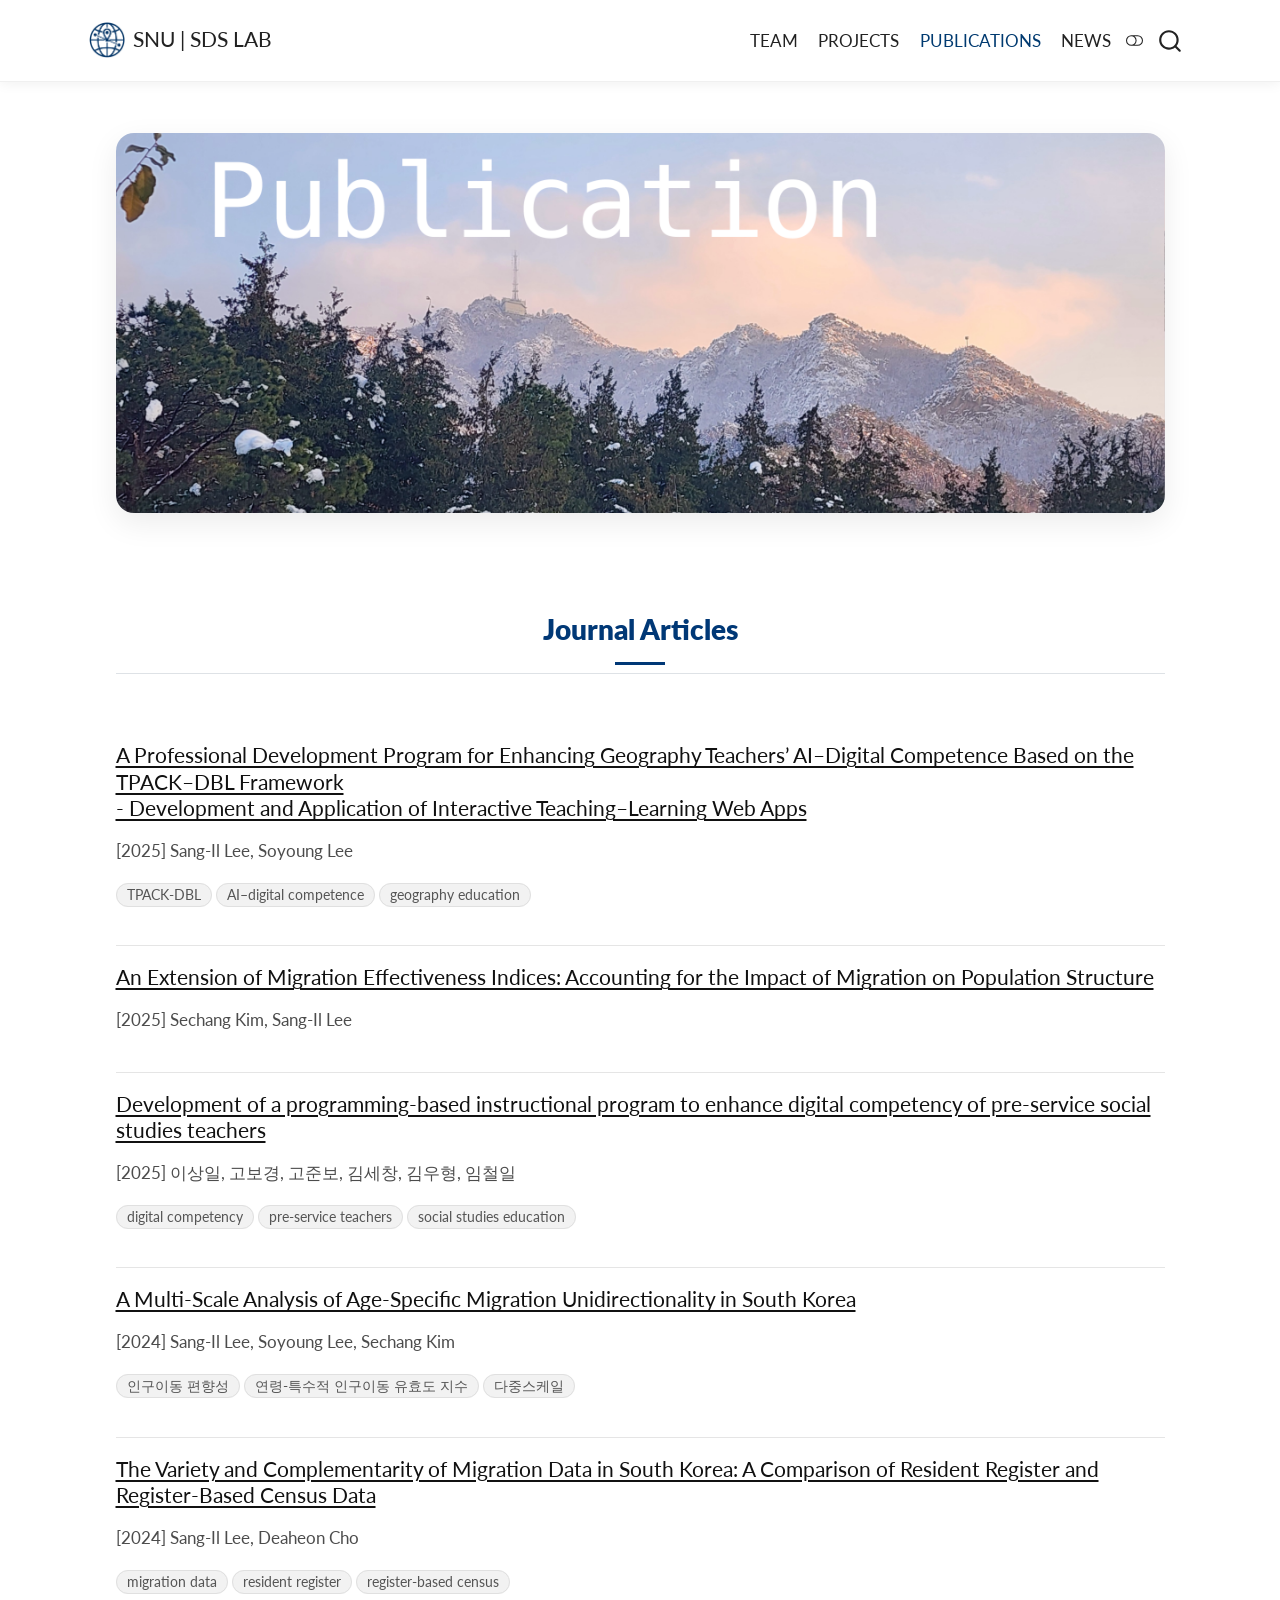
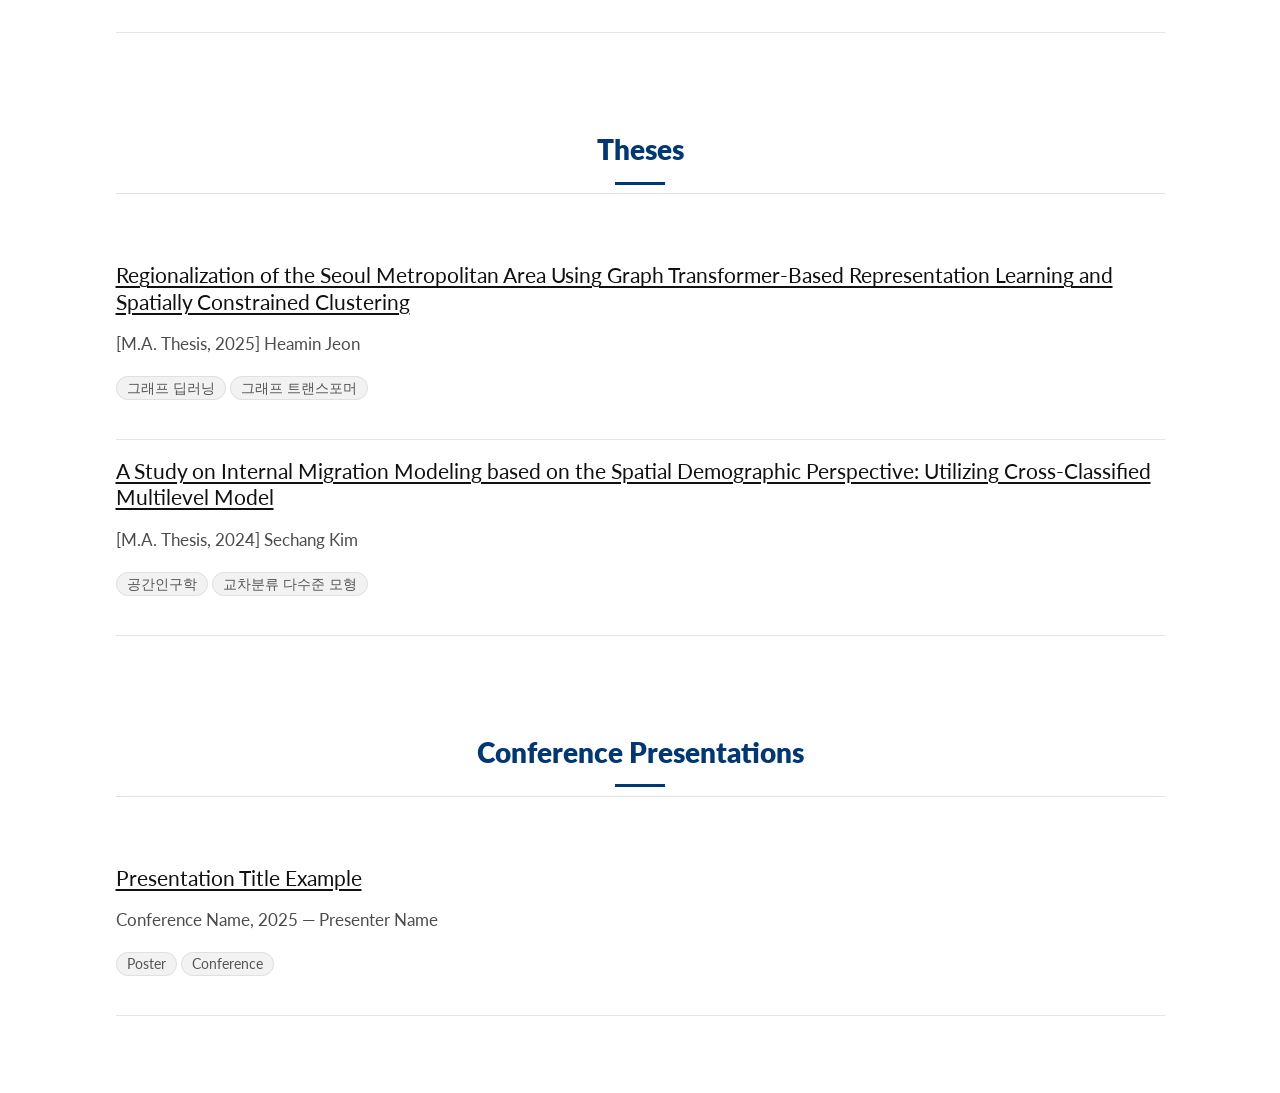
<file: docs/publications.html>
<!DOCTYPE html>
<html xmlns="http://www.w3.org/1999/xhtml" lang="en" xml:lang="en"><head>

<meta charset="utf-8">
<meta name="generator" content="quarto-1.7.32">

<meta name="viewport" content="width=device-width, initial-scale=1.0, user-scalable=yes">


<title>Publications – SDS Lab</title>
<style>
code{white-space: pre-wrap;}
span.smallcaps{font-variant: small-caps;}
div.columns{display: flex; gap: min(4vw, 1.5em);}
div.column{flex: auto; overflow-x: auto;}
div.hanging-indent{margin-left: 1.5em; text-indent: -1.5em;}
ul.task-list{list-style: none;}
ul.task-list li input[type="checkbox"] {
  width: 0.8em;
  margin: 0 0.8em 0.2em -1em; /* quarto-specific, see https://github.com/quarto-dev/quarto-cli/issues/4556 */ 
  vertical-align: middle;
}
</style>


<script src="site_libs/quarto-nav/quarto-nav.js"></script>
<script src="site_libs/quarto-nav/headroom.min.js"></script>
<script src="site_libs/clipboard/clipboard.min.js"></script>
<script src="site_libs/quarto-search/autocomplete.umd.js"></script>
<script src="site_libs/quarto-search/fuse.min.js"></script>
<script src="site_libs/quarto-search/quarto-search.js"></script>
<meta name="quarto:offset" content="./">
<link href="./images/seoul.png" rel="icon" type="image/png">
<script src="site_libs/quarto-html/quarto.js" type="module"></script>
<script src="site_libs/quarto-html/tabsets/tabsets.js" type="module"></script>
<script src="site_libs/quarto-html/popper.min.js"></script>
<script src="site_libs/quarto-html/tippy.umd.min.js"></script>
<script src="site_libs/quarto-html/anchor.min.js"></script>
<link href="site_libs/quarto-html/tippy.css" rel="stylesheet">
<link href="site_libs/quarto-html/quarto-syntax-highlighting-37eea08aefeeee20ff55810ff984fec1.css" rel="stylesheet" class="quarto-color-scheme" id="quarto-text-highlighting-styles">
<link href="site_libs/quarto-html/quarto-syntax-highlighting-dark-2fef5ea3f8957b3e4ecc936fc74692ca.css" rel="stylesheet" class="quarto-color-scheme quarto-color-alternate" id="quarto-text-highlighting-styles">
<link href="site_libs/quarto-html/quarto-syntax-highlighting-37eea08aefeeee20ff55810ff984fec1.css" rel="stylesheet" class="quarto-color-scheme-extra" id="quarto-text-highlighting-styles">
<script src="site_libs/bootstrap/bootstrap.min.js"></script>
<link href="site_libs/bootstrap/bootstrap-icons.css" rel="stylesheet">
<link href="site_libs/bootstrap/bootstrap-49c1d427428d52a7e831cec1f859451e.min.css" rel="stylesheet" append-hash="true" class="quarto-color-scheme" id="quarto-bootstrap" data-mode="light">
<link href="site_libs/bootstrap/bootstrap-dark-7040619c0c7fa32edeed753ff31abe6e.min.css" rel="stylesheet" append-hash="true" class="quarto-color-scheme quarto-color-alternate" id="quarto-bootstrap" data-mode="dark">
<link href="site_libs/bootstrap/bootstrap-49c1d427428d52a7e831cec1f859451e.min.css" rel="stylesheet" append-hash="true" class="quarto-color-scheme-extra" id="quarto-bootstrap" data-mode="light">
<script id="quarto-search-options" type="application/json">{
  "location": "navbar",
  "copy-button": false,
  "collapse-after": 3,
  "panel-placement": "end",
  "type": "overlay",
  "limit": 50,
  "keyboard-shortcut": [
    "f",
    "/",
    "s"
  ],
  "show-item-context": false,
  "language": {
    "search-no-results-text": "No results",
    "search-matching-documents-text": "matching documents",
    "search-copy-link-title": "Copy link to search",
    "search-hide-matches-text": "Hide additional matches",
    "search-more-match-text": "more match in this document",
    "search-more-matches-text": "more matches in this document",
    "search-clear-button-title": "Clear",
    "search-text-placeholder": "",
    "search-detached-cancel-button-title": "Cancel",
    "search-submit-button-title": "Submit",
    "search-label": "Search"
  }
}</script>


<link rel="stylesheet" href="styles.css">
</head>

<body class="nav-fixed quarto-light"><script id="quarto-html-before-body" type="application/javascript">
    const toggleBodyColorMode = (bsSheetEl) => {
      const mode = bsSheetEl.getAttribute("data-mode");
      const bodyEl = window.document.querySelector("body");
      if (mode === "dark") {
        bodyEl.classList.add("quarto-dark");
        bodyEl.classList.remove("quarto-light");
      } else {
        bodyEl.classList.add("quarto-light");
        bodyEl.classList.remove("quarto-dark");
      }
    }
    const toggleBodyColorPrimary = () => {
      const bsSheetEl = window.document.querySelector("link#quarto-bootstrap:not([rel=disabled-stylesheet])");
      if (bsSheetEl) {
        toggleBodyColorMode(bsSheetEl);
      }
    }
    const setColorSchemeToggle = (alternate) => {
      const toggles = window.document.querySelectorAll('.quarto-color-scheme-toggle');
      for (let i=0; i < toggles.length; i++) {
        const toggle = toggles[i];
        if (toggle) {
          if (alternate) {
            toggle.classList.add("alternate");
          } else {
            toggle.classList.remove("alternate");
          }
        }
      }
    };
    const toggleColorMode = (alternate) => {
      // Switch the stylesheets
      const primaryStylesheets = window.document.querySelectorAll('link.quarto-color-scheme:not(.quarto-color-alternate)');
      const alternateStylesheets = window.document.querySelectorAll('link.quarto-color-scheme.quarto-color-alternate');
      manageTransitions('#quarto-margin-sidebar .nav-link', false);
      if (alternate) {
        // note: dark is layered on light, we don't disable primary!
        enableStylesheet(alternateStylesheets);
        for (const sheetNode of alternateStylesheets) {
          if (sheetNode.id === "quarto-bootstrap") {
            toggleBodyColorMode(sheetNode);
          }
        }
      } else {
        disableStylesheet(alternateStylesheets);
        enableStylesheet(primaryStylesheets)
        toggleBodyColorPrimary();
      }
      manageTransitions('#quarto-margin-sidebar .nav-link', true);
      // Switch the toggles
      setColorSchemeToggle(alternate)
      // Hack to workaround the fact that safari doesn't
      // properly recolor the scrollbar when toggling (#1455)
      if (navigator.userAgent.indexOf('Safari') > 0 && navigator.userAgent.indexOf('Chrome') == -1) {
        manageTransitions("body", false);
        window.scrollTo(0, 1);
        setTimeout(() => {
          window.scrollTo(0, 0);
          manageTransitions("body", true);
        }, 40);
      }
    }
    const disableStylesheet = (stylesheets) => {
      for (let i=0; i < stylesheets.length; i++) {
        const stylesheet = stylesheets[i];
        stylesheet.rel = 'disabled-stylesheet';
      }
    }
    const enableStylesheet = (stylesheets) => {
      for (let i=0; i < stylesheets.length; i++) {
        const stylesheet = stylesheets[i];
        if(stylesheet.rel !== 'stylesheet') { // for Chrome, which will still FOUC without this check
          stylesheet.rel = 'stylesheet';
        }
      }
    }
    const manageTransitions = (selector, allowTransitions) => {
      const els = window.document.querySelectorAll(selector);
      for (let i=0; i < els.length; i++) {
        const el = els[i];
        if (allowTransitions) {
          el.classList.remove('notransition');
        } else {
          el.classList.add('notransition');
        }
      }
    }
    const isFileUrl = () => {
      return window.location.protocol === 'file:';
    }
    const hasAlternateSentinel = () => {
      let styleSentinel = getColorSchemeSentinel();
      if (styleSentinel !== null) {
        return styleSentinel === "alternate";
      } else {
        return false;
      }
    }
    const setStyleSentinel = (alternate) => {
      const value = alternate ? "alternate" : "default";
      if (!isFileUrl()) {
        window.localStorage.setItem("quarto-color-scheme", value);
      } else {
        localAlternateSentinel = value;
      }
    }
    const getColorSchemeSentinel = () => {
      if (!isFileUrl()) {
        const storageValue = window.localStorage.getItem("quarto-color-scheme");
        return storageValue != null ? storageValue : localAlternateSentinel;
      } else {
        return localAlternateSentinel;
      }
    }
    const toggleGiscusIfUsed = (isAlternate, darkModeDefault) => {
      const baseTheme = document.querySelector('#giscus-base-theme')?.value ?? 'light';
      const alternateTheme = document.querySelector('#giscus-alt-theme')?.value ?? 'dark';
      let newTheme = '';
      if(authorPrefersDark) {
        newTheme = isAlternate ? baseTheme : alternateTheme;
      } else {
        newTheme = isAlternate ? alternateTheme : baseTheme;
      }
      const changeGiscusTheme = () => {
        // From: https://github.com/giscus/giscus/issues/336
        const sendMessage = (message) => {
          const iframe = document.querySelector('iframe.giscus-frame');
          if (!iframe) return;
          iframe.contentWindow.postMessage({ giscus: message }, 'https://giscus.app');
        }
        sendMessage({
          setConfig: {
            theme: newTheme
          }
        });
      }
      const isGiscussLoaded = window.document.querySelector('iframe.giscus-frame') !== null;
      if (isGiscussLoaded) {
        changeGiscusTheme();
      }
    };
    const authorPrefersDark = false;
    const darkModeDefault = authorPrefersDark;
      document.querySelector('link#quarto-text-highlighting-styles.quarto-color-scheme-extra').rel = 'disabled-stylesheet';
      document.querySelector('link#quarto-bootstrap.quarto-color-scheme-extra').rel = 'disabled-stylesheet';
    let localAlternateSentinel = darkModeDefault ? 'alternate' : 'default';
    // Dark / light mode switch
    window.quartoToggleColorScheme = () => {
      // Read the current dark / light value
      let toAlternate = !hasAlternateSentinel();
      toggleColorMode(toAlternate);
      setStyleSentinel(toAlternate);
      toggleGiscusIfUsed(toAlternate, darkModeDefault);
      window.dispatchEvent(new Event('resize'));
    };
    // Switch to dark mode if need be
    if (hasAlternateSentinel()) {
      toggleColorMode(true);
    } else {
      toggleColorMode(false);
    }
  </script>

<div id="quarto-search-results"></div>
  <header id="quarto-header" class="headroom fixed-top">
    <nav class="navbar navbar-expand-lg " data-bs-theme="dark">
      <div class="navbar-container container-fluid">
      <div class="navbar-brand-container mx-auto">
    <a href="./index.html" class="navbar-brand navbar-brand-logo">
    <img src="./images/logo3.png" alt="" class="navbar-logo">
    </a>
    <a class="navbar-brand" href="./index.html">
    <span class="navbar-title">SNU | SDS LAB</span>
    </a>
  </div>
            <div id="quarto-search" class="" title="Search"></div>
          <button class="navbar-toggler" type="button" data-bs-toggle="collapse" data-bs-target="#navbarCollapse" aria-controls="navbarCollapse" role="menu" aria-expanded="false" aria-label="Toggle navigation" onclick="if (window.quartoToggleHeadroom) { window.quartoToggleHeadroom(); }">
  <span class="navbar-toggler-icon"></span>
</button>
          <div class="collapse navbar-collapse" id="navbarCollapse">
            <ul class="navbar-nav navbar-nav-scroll ms-auto">
  <li class="nav-item">
    <a class="nav-link" href="./team.html"> 
<span class="menu-text">TEAM</span></a>
  </li>  
  <li class="nav-item">
    <a class="nav-link" href="./projects.html"> 
<span class="menu-text">PROJECTS</span></a>
  </li>  
  <li class="nav-item">
    <a class="nav-link active" href="./publications.html" aria-current="page"> 
<span class="menu-text">PUBLICATIONS</span></a>
  </li>  
  <li class="nav-item">
    <a class="nav-link" href="./news/index.html"> 
<span class="menu-text">NEWS</span></a>
  </li>  
</ul>
          </div> <!-- /navcollapse -->
            <div class="quarto-navbar-tools">
  <a href="" class="quarto-color-scheme-toggle quarto-navigation-tool  px-1" onclick="window.quartoToggleColorScheme(); return false;" title="Toggle dark mode"><i class="bi"></i></a>
</div>
      </div> <!-- /container-fluid -->
    </nav>
</header>
<!-- content -->
<div id="quarto-content" class="quarto-container page-columns page-rows-contents page-layout-full page-navbar">
<!-- sidebar -->
<!-- margin-sidebar -->
    
<!-- main -->
<main class="content column-page" id="quarto-document-content">


<header id="title-block-header" class="quarto-title-block default">
<div class="quarto-title">
<h1 class="title">Publications</h1>
</div>



<div class="quarto-title-meta column-page">

    
  
    
  </div>
  


</header>


<div class="page-banner">
<p><img src="images/publication.png" class="page-banner-img img-fluid" alt="Publications"></p>
</div>
<section id="journal-articles" class="level2">
<h2 class="anchored" data-anchor-id="journal-articles">Journal Articles</h2>
<div class="pub-item">
<div class="pub-title">
<p><a href="https://www.kci.go.kr/kciportal/landing/article.kci?arti_id=ART003271852" target="_blank" rel="noopener"> A Professional Development Program for Enhancing Geography Teachers’ AI–Digital Competence Based on the TPACK–DBL Framework <br> - Development and Application of Interactive Teaching–Learning Web Apps </a></p>
</div>
<div class="pub-authors">
<p>[2025] Sang-Il Lee, Soyoung Lee</p>
</div>
<div class="pub-tags">
<p><span class="pub-tag">TPACK-DBL</span> <span class="pub-tag">AI–digital competence</span> <span class="pub-tag">geography education</span></p>
</div>
</div>
<div class="pub-item">
<div class="pub-title">
<p><a href="https://onlinelibrary.wiley.com/doi/full/10.1002/psp.70049" target="_blank" rel="noopener"> An Extension of Migration Effectiveness Indices: Accounting for the Impact of Migration on Population Structure </a></p>
</div>
<div class="pub-authors">
<p>[2025] Sechang Kim, Sang-Il Lee</p>
</div>
</div>
<div class="pub-item">
<div class="pub-title">
<p><a href="https://www.kci.go.kr/kciportal/landing/article.kci?arti_id=ART003188332" target="_blank" rel="noopener"> Development of a programming-based instructional program to enhance digital competency of pre-service social studies teachers </a></p>
</div>
<div class="pub-authors">
<p>[2025] 이상일, 고보경, 고준보, 김세창, 김우형, 임철일</p>
</div>
<div class="pub-tags">
<p><span class="pub-tag">digital competency</span> <span class="pub-tag">pre-service teachers</span> <span class="pub-tag">social studies education</span></p>
</div>
</div>
<div class="pub-item">
<div class="pub-title">
<p><a href="https://www.kci.go.kr/kciportal/landing/article.kci?arti_id=ART003188332" target="_blank" rel="noopener"> A Multi-Scale Analysis of Age-Specific Migration Unidirectionality in South Korea </a></p>
</div>
<div class="pub-authors">
<p>[2024] Sang-Il Lee, Soyoung Lee, Sechang Kim</p>
</div>
<div class="pub-tags">
<p><span class="pub-tag">인구이동 편향성</span> <span class="pub-tag">연령-특수적 인구이동 유효도 지수</span> <span class="pub-tag">다중스케일</span></p>
</div>
</div>
<div class="pub-item">
<div class="pub-title">
<p><a href="https://www.kci.go.kr/kciportal/landing/article.kci?arti_id=ART003188332" target="_blank" rel="noopener"> The Variety and Complementarity of Migration Data in South Korea: A Comparison of Resident Register and Register-Based Census Data </a></p>
</div>
<div class="pub-authors">
<p>[2024] Sang-Il Lee, Deaheon Cho</p>
</div>
<div class="pub-tags">
<p><span class="pub-tag">migration data</span> <span class="pub-tag">resident register</span> <span class="pub-tag">register-based census</span></p>
</div>
</div>
</section>
<section id="theses" class="level2">
<h2 class="anchored" data-anchor-id="theses">Theses</h2>
<div class="pub-item">
<div class="pub-title">
<p><a href="https://s-space.snu.ac.kr/handle/10371/229465" target="_blank" rel="noopener"> Regionalization of the Seoul Metropolitan Area Using Graph Transformer-Based Representation Learning and Spatially Constrained Clustering </a></p>
</div>
<div class="pub-authors">
<p>[M.A.&nbsp;Thesis, 2025] Heamin Jeon</p>
</div>
<div class="pub-tags">
<p><span class="pub-tag">그래프 딥러닝</span> <span class="pub-tag">그래프 트랜스포머</span></p>
</div>
</div>
<div class="pub-item">
<div class="pub-title">
<p><a href="https://s-space.snu.ac.kr/handle/10371/210502" target="_blank" rel="noopener"> A Study on Internal Migration Modeling based on the Spatial Demographic Perspective: Utilizing Cross-Classified Multilevel Model </a></p>
</div>
<div class="pub-authors">
<p>[M.A.&nbsp;Thesis, 2024] Sechang Kim</p>
</div>
<div class="pub-tags">
<p><span class="pub-tag">공간인구학</span> <span class="pub-tag">교차분류 다수준 모형</span></p>
</div>
</div>
</section>
<section id="conference-presentations" class="level2">
<h2 class="anchored" data-anchor-id="conference-presentations">Conference Presentations</h2>
<div class="pub-item">
<div class="pub-title">
<p><a href="SLIDES_OR_URL" target="_blank" rel="noopener"> Presentation Title Example </a></p>
</div>
<div class="pub-authors">
<p>Conference Name, 2025 — Presenter Name</p>
</div>
<div class="pub-tags">
<p><span class="pub-tag">Poster</span> <span class="pub-tag">Conference</span></p>
</div>
</div>


</section>

</main> <!-- /main -->
<script id="quarto-html-after-body" type="application/javascript">
  window.document.addEventListener("DOMContentLoaded", function (event) {
    // Ensure there is a toggle, if there isn't float one in the top right
    if (window.document.querySelector('.quarto-color-scheme-toggle') === null) {
      const a = window.document.createElement('a');
      a.classList.add('top-right');
      a.classList.add('quarto-color-scheme-toggle');
      a.href = "";
      a.onclick = function() { try { window.quartoToggleColorScheme(); } catch {} return false; };
      const i = window.document.createElement("i");
      i.classList.add('bi');
      a.appendChild(i);
      window.document.body.appendChild(a);
    }
    setColorSchemeToggle(hasAlternateSentinel())
    const icon = "";
    const anchorJS = new window.AnchorJS();
    anchorJS.options = {
      placement: 'right',
      icon: icon
    };
    anchorJS.add('.anchored');
    const isCodeAnnotation = (el) => {
      for (const clz of el.classList) {
        if (clz.startsWith('code-annotation-')) {                     
          return true;
        }
      }
      return false;
    }
    const onCopySuccess = function(e) {
      // button target
      const button = e.trigger;
      // don't keep focus
      button.blur();
      // flash "checked"
      button.classList.add('code-copy-button-checked');
      var currentTitle = button.getAttribute("title");
      button.setAttribute("title", "Copied!");
      let tooltip;
      if (window.bootstrap) {
        button.setAttribute("data-bs-toggle", "tooltip");
        button.setAttribute("data-bs-placement", "left");
        button.setAttribute("data-bs-title", "Copied!");
        tooltip = new bootstrap.Tooltip(button, 
          { trigger: "manual", 
            customClass: "code-copy-button-tooltip",
            offset: [0, -8]});
        tooltip.show();    
      }
      setTimeout(function() {
        if (tooltip) {
          tooltip.hide();
          button.removeAttribute("data-bs-title");
          button.removeAttribute("data-bs-toggle");
          button.removeAttribute("data-bs-placement");
        }
        button.setAttribute("title", currentTitle);
        button.classList.remove('code-copy-button-checked');
      }, 1000);
      // clear code selection
      e.clearSelection();
    }
    const getTextToCopy = function(trigger) {
        const codeEl = trigger.previousElementSibling.cloneNode(true);
        for (const childEl of codeEl.children) {
          if (isCodeAnnotation(childEl)) {
            childEl.remove();
          }
        }
        return codeEl.innerText;
    }
    const clipboard = new window.ClipboardJS('.code-copy-button:not([data-in-quarto-modal])', {
      text: getTextToCopy
    });
    clipboard.on('success', onCopySuccess);
    if (window.document.getElementById('quarto-embedded-source-code-modal')) {
      const clipboardModal = new window.ClipboardJS('.code-copy-button[data-in-quarto-modal]', {
        text: getTextToCopy,
        container: window.document.getElementById('quarto-embedded-source-code-modal')
      });
      clipboardModal.on('success', onCopySuccess);
    }
      var localhostRegex = new RegExp(/^(?:http|https):\/\/localhost\:?[0-9]*\//);
      var mailtoRegex = new RegExp(/^mailto:/);
        var filterRegex = new RegExp('/' + window.location.host + '/');
      var isInternal = (href) => {
          return filterRegex.test(href) || localhostRegex.test(href) || mailtoRegex.test(href);
      }
      // Inspect non-navigation links and adorn them if external
     var links = window.document.querySelectorAll('a[href]:not(.nav-link):not(.navbar-brand):not(.toc-action):not(.sidebar-link):not(.sidebar-item-toggle):not(.pagination-link):not(.no-external):not([aria-hidden]):not(.dropdown-item):not(.quarto-navigation-tool):not(.about-link)');
      for (var i=0; i<links.length; i++) {
        const link = links[i];
        if (!isInternal(link.href)) {
          // undo the damage that might have been done by quarto-nav.js in the case of
          // links that we want to consider external
          if (link.dataset.originalHref !== undefined) {
            link.href = link.dataset.originalHref;
          }
        }
      }
    function tippyHover(el, contentFn, onTriggerFn, onUntriggerFn) {
      const config = {
        allowHTML: true,
        maxWidth: 500,
        delay: 100,
        arrow: false,
        appendTo: function(el) {
            return el.parentElement;
        },
        interactive: true,
        interactiveBorder: 10,
        theme: 'quarto',
        placement: 'bottom-start',
      };
      if (contentFn) {
        config.content = contentFn;
      }
      if (onTriggerFn) {
        config.onTrigger = onTriggerFn;
      }
      if (onUntriggerFn) {
        config.onUntrigger = onUntriggerFn;
      }
      window.tippy(el, config); 
    }
    const noterefs = window.document.querySelectorAll('a[role="doc-noteref"]');
    for (var i=0; i<noterefs.length; i++) {
      const ref = noterefs[i];
      tippyHover(ref, function() {
        // use id or data attribute instead here
        let href = ref.getAttribute('data-footnote-href') || ref.getAttribute('href');
        try { href = new URL(href).hash; } catch {}
        const id = href.replace(/^#\/?/, "");
        const note = window.document.getElementById(id);
        if (note) {
          return note.innerHTML;
        } else {
          return "";
        }
      });
    }
    const xrefs = window.document.querySelectorAll('a.quarto-xref');
    const processXRef = (id, note) => {
      // Strip column container classes
      const stripColumnClz = (el) => {
        el.classList.remove("page-full", "page-columns");
        if (el.children) {
          for (const child of el.children) {
            stripColumnClz(child);
          }
        }
      }
      stripColumnClz(note)
      if (id === null || id.startsWith('sec-')) {
        // Special case sections, only their first couple elements
        const container = document.createElement("div");
        if (note.children && note.children.length > 2) {
          container.appendChild(note.children[0].cloneNode(true));
          for (let i = 1; i < note.children.length; i++) {
            const child = note.children[i];
            if (child.tagName === "P" && child.innerText === "") {
              continue;
            } else {
              container.appendChild(child.cloneNode(true));
              break;
            }
          }
          if (window.Quarto?.typesetMath) {
            window.Quarto.typesetMath(container);
          }
          return container.innerHTML
        } else {
          if (window.Quarto?.typesetMath) {
            window.Quarto.typesetMath(note);
          }
          return note.innerHTML;
        }
      } else {
        // Remove any anchor links if they are present
        const anchorLink = note.querySelector('a.anchorjs-link');
        if (anchorLink) {
          anchorLink.remove();
        }
        if (window.Quarto?.typesetMath) {
          window.Quarto.typesetMath(note);
        }
        if (note.classList.contains("callout")) {
          return note.outerHTML;
        } else {
          return note.innerHTML;
        }
      }
    }
    for (var i=0; i<xrefs.length; i++) {
      const xref = xrefs[i];
      tippyHover(xref, undefined, function(instance) {
        instance.disable();
        let url = xref.getAttribute('href');
        let hash = undefined; 
        if (url.startsWith('#')) {
          hash = url;
        } else {
          try { hash = new URL(url).hash; } catch {}
        }
        if (hash) {
          const id = hash.replace(/^#\/?/, "");
          const note = window.document.getElementById(id);
          if (note !== null) {
            try {
              const html = processXRef(id, note.cloneNode(true));
              instance.setContent(html);
            } finally {
              instance.enable();
              instance.show();
            }
          } else {
            // See if we can fetch this
            fetch(url.split('#')[0])
            .then(res => res.text())
            .then(html => {
              const parser = new DOMParser();
              const htmlDoc = parser.parseFromString(html, "text/html");
              const note = htmlDoc.getElementById(id);
              if (note !== null) {
                const html = processXRef(id, note);
                instance.setContent(html);
              } 
            }).finally(() => {
              instance.enable();
              instance.show();
            });
          }
        } else {
          // See if we can fetch a full url (with no hash to target)
          // This is a special case and we should probably do some content thinning / targeting
          fetch(url)
          .then(res => res.text())
          .then(html => {
            const parser = new DOMParser();
            const htmlDoc = parser.parseFromString(html, "text/html");
            const note = htmlDoc.querySelector('main.content');
            if (note !== null) {
              // This should only happen for chapter cross references
              // (since there is no id in the URL)
              // remove the first header
              if (note.children.length > 0 && note.children[0].tagName === "HEADER") {
                note.children[0].remove();
              }
              const html = processXRef(null, note);
              instance.setContent(html);
            } 
          }).finally(() => {
            instance.enable();
            instance.show();
          });
        }
      }, function(instance) {
      });
    }
        let selectedAnnoteEl;
        const selectorForAnnotation = ( cell, annotation) => {
          let cellAttr = 'data-code-cell="' + cell + '"';
          let lineAttr = 'data-code-annotation="' +  annotation + '"';
          const selector = 'span[' + cellAttr + '][' + lineAttr + ']';
          return selector;
        }
        const selectCodeLines = (annoteEl) => {
          const doc = window.document;
          const targetCell = annoteEl.getAttribute("data-target-cell");
          const targetAnnotation = annoteEl.getAttribute("data-target-annotation");
          const annoteSpan = window.document.querySelector(selectorForAnnotation(targetCell, targetAnnotation));
          const lines = annoteSpan.getAttribute("data-code-lines").split(",");
          const lineIds = lines.map((line) => {
            return targetCell + "-" + line;
          })
          let top = null;
          let height = null;
          let parent = null;
          if (lineIds.length > 0) {
              //compute the position of the single el (top and bottom and make a div)
              const el = window.document.getElementById(lineIds[0]);
              top = el.offsetTop;
              height = el.offsetHeight;
              parent = el.parentElement.parentElement;
            if (lineIds.length > 1) {
              const lastEl = window.document.getElementById(lineIds[lineIds.length - 1]);
              const bottom = lastEl.offsetTop + lastEl.offsetHeight;
              height = bottom - top;
            }
            if (top !== null && height !== null && parent !== null) {
              // cook up a div (if necessary) and position it 
              let div = window.document.getElementById("code-annotation-line-highlight");
              if (div === null) {
                div = window.document.createElement("div");
                div.setAttribute("id", "code-annotation-line-highlight");
                div.style.position = 'absolute';
                parent.appendChild(div);
              }
              div.style.top = top - 2 + "px";
              div.style.height = height + 4 + "px";
              div.style.left = 0;
              let gutterDiv = window.document.getElementById("code-annotation-line-highlight-gutter");
              if (gutterDiv === null) {
                gutterDiv = window.document.createElement("div");
                gutterDiv.setAttribute("id", "code-annotation-line-highlight-gutter");
                gutterDiv.style.position = 'absolute';
                const codeCell = window.document.getElementById(targetCell);
                const gutter = codeCell.querySelector('.code-annotation-gutter');
                gutter.appendChild(gutterDiv);
              }
              gutterDiv.style.top = top - 2 + "px";
              gutterDiv.style.height = height + 4 + "px";
            }
            selectedAnnoteEl = annoteEl;
          }
        };
        const unselectCodeLines = () => {
          const elementsIds = ["code-annotation-line-highlight", "code-annotation-line-highlight-gutter"];
          elementsIds.forEach((elId) => {
            const div = window.document.getElementById(elId);
            if (div) {
              div.remove();
            }
          });
          selectedAnnoteEl = undefined;
        };
          // Handle positioning of the toggle
      window.addEventListener(
        "resize",
        throttle(() => {
          elRect = undefined;
          if (selectedAnnoteEl) {
            selectCodeLines(selectedAnnoteEl);
          }
        }, 10)
      );
      function throttle(fn, ms) {
      let throttle = false;
      let timer;
        return (...args) => {
          if(!throttle) { // first call gets through
              fn.apply(this, args);
              throttle = true;
          } else { // all the others get throttled
              if(timer) clearTimeout(timer); // cancel #2
              timer = setTimeout(() => {
                fn.apply(this, args);
                timer = throttle = false;
              }, ms);
          }
        };
      }
        // Attach click handler to the DT
        const annoteDls = window.document.querySelectorAll('dt[data-target-cell]');
        for (const annoteDlNode of annoteDls) {
          annoteDlNode.addEventListener('click', (event) => {
            const clickedEl = event.target;
            if (clickedEl !== selectedAnnoteEl) {
              unselectCodeLines();
              const activeEl = window.document.querySelector('dt[data-target-cell].code-annotation-active');
              if (activeEl) {
                activeEl.classList.remove('code-annotation-active');
              }
              selectCodeLines(clickedEl);
              clickedEl.classList.add('code-annotation-active');
            } else {
              // Unselect the line
              unselectCodeLines();
              clickedEl.classList.remove('code-annotation-active');
            }
          });
        }
    const findCites = (el) => {
      const parentEl = el.parentElement;
      if (parentEl) {
        const cites = parentEl.dataset.cites;
        if (cites) {
          return {
            el,
            cites: cites.split(' ')
          };
        } else {
          return findCites(el.parentElement)
        }
      } else {
        return undefined;
      }
    };
    var bibliorefs = window.document.querySelectorAll('a[role="doc-biblioref"]');
    for (var i=0; i<bibliorefs.length; i++) {
      const ref = bibliorefs[i];
      const citeInfo = findCites(ref);
      if (citeInfo) {
        tippyHover(citeInfo.el, function() {
          var popup = window.document.createElement('div');
          citeInfo.cites.forEach(function(cite) {
            var citeDiv = window.document.createElement('div');
            citeDiv.classList.add('hanging-indent');
            citeDiv.classList.add('csl-entry');
            var biblioDiv = window.document.getElementById('ref-' + cite);
            if (biblioDiv) {
              citeDiv.innerHTML = biblioDiv.innerHTML;
            }
            popup.appendChild(citeDiv);
          });
          return popup.innerHTML;
        });
      }
    }
  });
  </script>
</div> <!-- /content -->




</body></html>
</file>
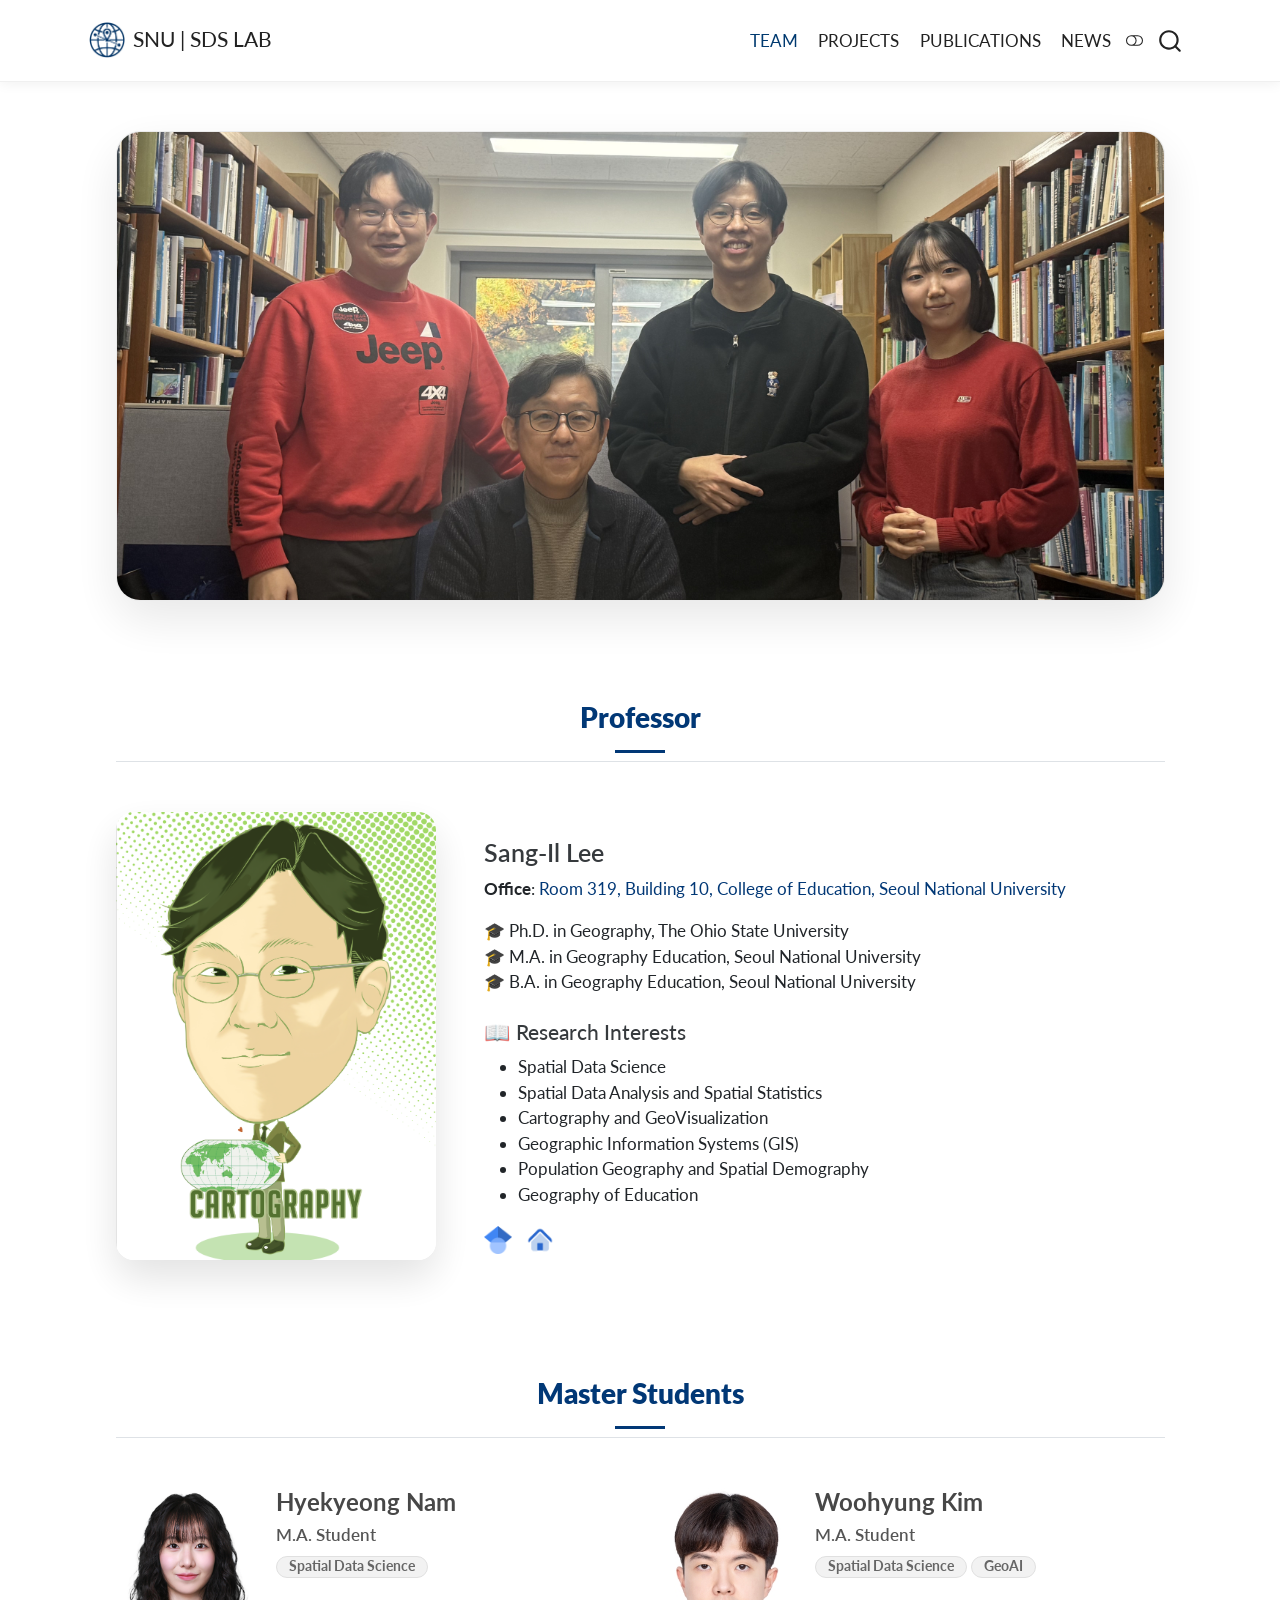
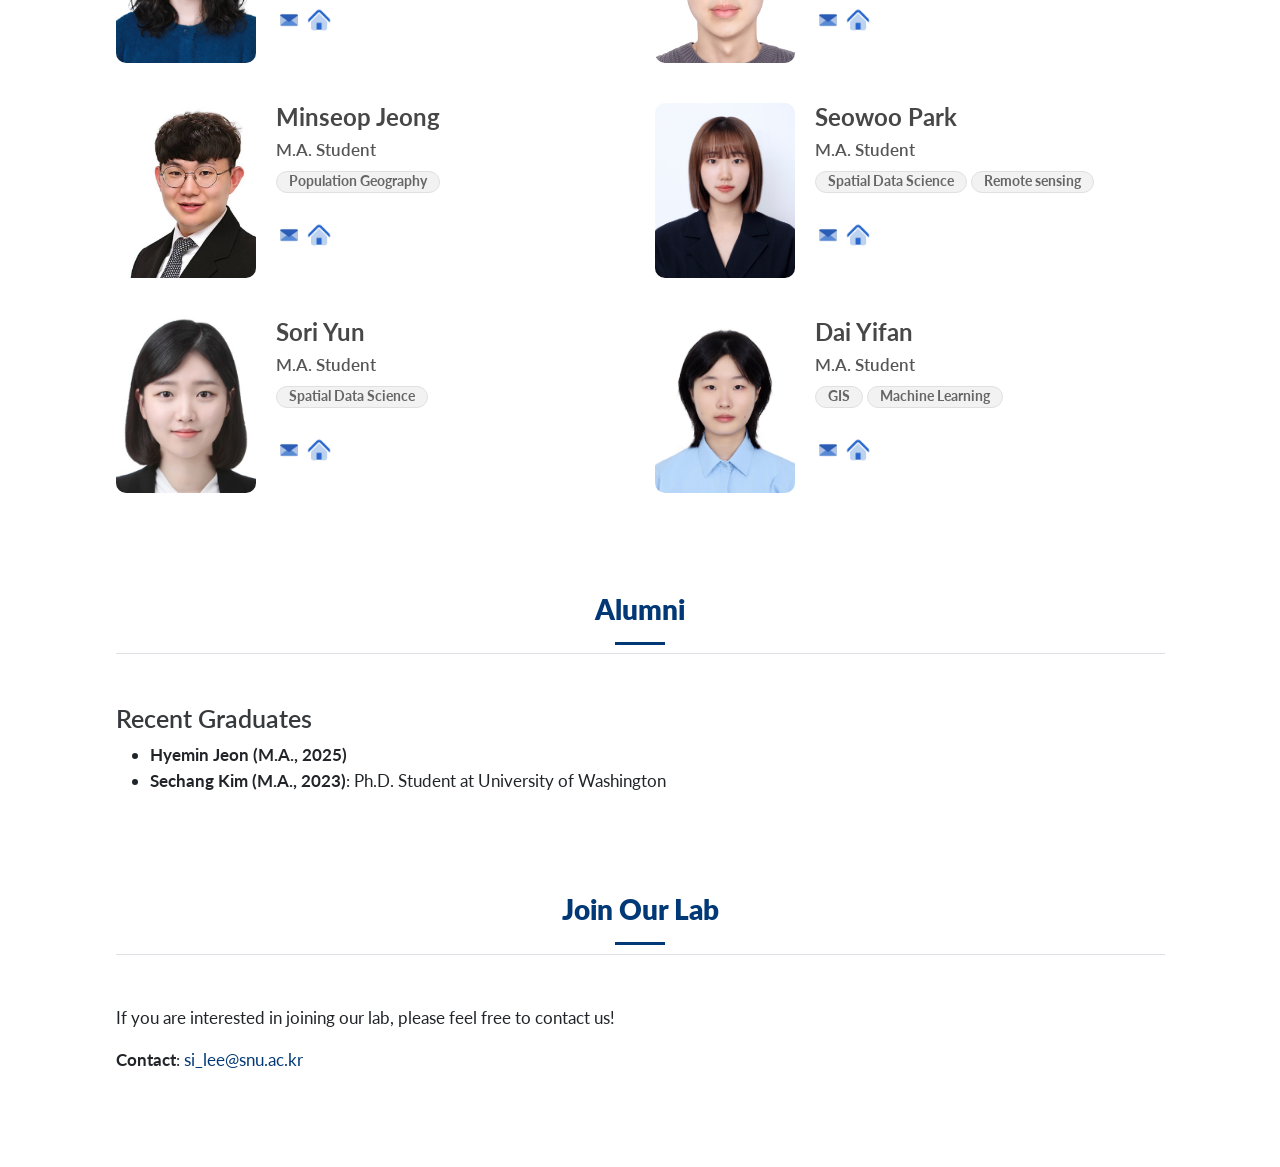
<file: docs/team.html>
<!DOCTYPE html>
<html xmlns="http://www.w3.org/1999/xhtml" lang="en" xml:lang="en"><head>

<meta charset="utf-8">
<meta name="generator" content="quarto-1.7.32">

<meta name="viewport" content="width=device-width, initial-scale=1.0, user-scalable=yes">


<title>Team – SDS Lab</title>
<style>
code{white-space: pre-wrap;}
span.smallcaps{font-variant: small-caps;}
div.columns{display: flex; gap: min(4vw, 1.5em);}
div.column{flex: auto; overflow-x: auto;}
div.hanging-indent{margin-left: 1.5em; text-indent: -1.5em;}
ul.task-list{list-style: none;}
ul.task-list li input[type="checkbox"] {
  width: 0.8em;
  margin: 0 0.8em 0.2em -1em; /* quarto-specific, see https://github.com/quarto-dev/quarto-cli/issues/4556 */ 
  vertical-align: middle;
}
</style>


<script src="site_libs/quarto-nav/quarto-nav.js"></script>
<script src="site_libs/quarto-nav/headroom.min.js"></script>
<script src="site_libs/clipboard/clipboard.min.js"></script>
<script src="site_libs/quarto-search/autocomplete.umd.js"></script>
<script src="site_libs/quarto-search/fuse.min.js"></script>
<script src="site_libs/quarto-search/quarto-search.js"></script>
<meta name="quarto:offset" content="./">
<link href="./images/seoul.png" rel="icon" type="image/png">
<script src="site_libs/quarto-html/quarto.js" type="module"></script>
<script src="site_libs/quarto-html/tabsets/tabsets.js" type="module"></script>
<script src="site_libs/quarto-html/popper.min.js"></script>
<script src="site_libs/quarto-html/tippy.umd.min.js"></script>
<script src="site_libs/quarto-html/anchor.min.js"></script>
<link href="site_libs/quarto-html/tippy.css" rel="stylesheet">
<link href="site_libs/quarto-html/quarto-syntax-highlighting-37eea08aefeeee20ff55810ff984fec1.css" rel="stylesheet" class="quarto-color-scheme" id="quarto-text-highlighting-styles">
<link href="site_libs/quarto-html/quarto-syntax-highlighting-dark-2fef5ea3f8957b3e4ecc936fc74692ca.css" rel="stylesheet" class="quarto-color-scheme quarto-color-alternate" id="quarto-text-highlighting-styles">
<link href="site_libs/quarto-html/quarto-syntax-highlighting-37eea08aefeeee20ff55810ff984fec1.css" rel="stylesheet" class="quarto-color-scheme-extra" id="quarto-text-highlighting-styles">
<script src="site_libs/bootstrap/bootstrap.min.js"></script>
<link href="site_libs/bootstrap/bootstrap-icons.css" rel="stylesheet">
<link href="site_libs/bootstrap/bootstrap-49c1d427428d52a7e831cec1f859451e.min.css" rel="stylesheet" append-hash="true" class="quarto-color-scheme" id="quarto-bootstrap" data-mode="light">
<link href="site_libs/bootstrap/bootstrap-dark-7040619c0c7fa32edeed753ff31abe6e.min.css" rel="stylesheet" append-hash="true" class="quarto-color-scheme quarto-color-alternate" id="quarto-bootstrap" data-mode="dark">
<link href="site_libs/bootstrap/bootstrap-49c1d427428d52a7e831cec1f859451e.min.css" rel="stylesheet" append-hash="true" class="quarto-color-scheme-extra" id="quarto-bootstrap" data-mode="light">
<script id="quarto-search-options" type="application/json">{
  "location": "navbar",
  "copy-button": false,
  "collapse-after": 3,
  "panel-placement": "end",
  "type": "overlay",
  "limit": 50,
  "keyboard-shortcut": [
    "f",
    "/",
    "s"
  ],
  "show-item-context": false,
  "language": {
    "search-no-results-text": "No results",
    "search-matching-documents-text": "matching documents",
    "search-copy-link-title": "Copy link to search",
    "search-hide-matches-text": "Hide additional matches",
    "search-more-match-text": "more match in this document",
    "search-more-matches-text": "more matches in this document",
    "search-clear-button-title": "Clear",
    "search-text-placeholder": "",
    "search-detached-cancel-button-title": "Cancel",
    "search-submit-button-title": "Submit",
    "search-label": "Search"
  }
}</script>


<link rel="stylesheet" href="styles.css">
</head>

<body class="nav-fixed quarto-light"><script id="quarto-html-before-body" type="application/javascript">
    const toggleBodyColorMode = (bsSheetEl) => {
      const mode = bsSheetEl.getAttribute("data-mode");
      const bodyEl = window.document.querySelector("body");
      if (mode === "dark") {
        bodyEl.classList.add("quarto-dark");
        bodyEl.classList.remove("quarto-light");
      } else {
        bodyEl.classList.add("quarto-light");
        bodyEl.classList.remove("quarto-dark");
      }
    }
    const toggleBodyColorPrimary = () => {
      const bsSheetEl = window.document.querySelector("link#quarto-bootstrap:not([rel=disabled-stylesheet])");
      if (bsSheetEl) {
        toggleBodyColorMode(bsSheetEl);
      }
    }
    const setColorSchemeToggle = (alternate) => {
      const toggles = window.document.querySelectorAll('.quarto-color-scheme-toggle');
      for (let i=0; i < toggles.length; i++) {
        const toggle = toggles[i];
        if (toggle) {
          if (alternate) {
            toggle.classList.add("alternate");
          } else {
            toggle.classList.remove("alternate");
          }
        }
      }
    };
    const toggleColorMode = (alternate) => {
      // Switch the stylesheets
      const primaryStylesheets = window.document.querySelectorAll('link.quarto-color-scheme:not(.quarto-color-alternate)');
      const alternateStylesheets = window.document.querySelectorAll('link.quarto-color-scheme.quarto-color-alternate');
      manageTransitions('#quarto-margin-sidebar .nav-link', false);
      if (alternate) {
        // note: dark is layered on light, we don't disable primary!
        enableStylesheet(alternateStylesheets);
        for (const sheetNode of alternateStylesheets) {
          if (sheetNode.id === "quarto-bootstrap") {
            toggleBodyColorMode(sheetNode);
          }
        }
      } else {
        disableStylesheet(alternateStylesheets);
        enableStylesheet(primaryStylesheets)
        toggleBodyColorPrimary();
      }
      manageTransitions('#quarto-margin-sidebar .nav-link', true);
      // Switch the toggles
      setColorSchemeToggle(alternate)
      // Hack to workaround the fact that safari doesn't
      // properly recolor the scrollbar when toggling (#1455)
      if (navigator.userAgent.indexOf('Safari') > 0 && navigator.userAgent.indexOf('Chrome') == -1) {
        manageTransitions("body", false);
        window.scrollTo(0, 1);
        setTimeout(() => {
          window.scrollTo(0, 0);
          manageTransitions("body", true);
        }, 40);
      }
    }
    const disableStylesheet = (stylesheets) => {
      for (let i=0; i < stylesheets.length; i++) {
        const stylesheet = stylesheets[i];
        stylesheet.rel = 'disabled-stylesheet';
      }
    }
    const enableStylesheet = (stylesheets) => {
      for (let i=0; i < stylesheets.length; i++) {
        const stylesheet = stylesheets[i];
        if(stylesheet.rel !== 'stylesheet') { // for Chrome, which will still FOUC without this check
          stylesheet.rel = 'stylesheet';
        }
      }
    }
    const manageTransitions = (selector, allowTransitions) => {
      const els = window.document.querySelectorAll(selector);
      for (let i=0; i < els.length; i++) {
        const el = els[i];
        if (allowTransitions) {
          el.classList.remove('notransition');
        } else {
          el.classList.add('notransition');
        }
      }
    }
    const isFileUrl = () => {
      return window.location.protocol === 'file:';
    }
    const hasAlternateSentinel = () => {
      let styleSentinel = getColorSchemeSentinel();
      if (styleSentinel !== null) {
        return styleSentinel === "alternate";
      } else {
        return false;
      }
    }
    const setStyleSentinel = (alternate) => {
      const value = alternate ? "alternate" : "default";
      if (!isFileUrl()) {
        window.localStorage.setItem("quarto-color-scheme", value);
      } else {
        localAlternateSentinel = value;
      }
    }
    const getColorSchemeSentinel = () => {
      if (!isFileUrl()) {
        const storageValue = window.localStorage.getItem("quarto-color-scheme");
        return storageValue != null ? storageValue : localAlternateSentinel;
      } else {
        return localAlternateSentinel;
      }
    }
    const toggleGiscusIfUsed = (isAlternate, darkModeDefault) => {
      const baseTheme = document.querySelector('#giscus-base-theme')?.value ?? 'light';
      const alternateTheme = document.querySelector('#giscus-alt-theme')?.value ?? 'dark';
      let newTheme = '';
      if(authorPrefersDark) {
        newTheme = isAlternate ? baseTheme : alternateTheme;
      } else {
        newTheme = isAlternate ? alternateTheme : baseTheme;
      }
      const changeGiscusTheme = () => {
        // From: https://github.com/giscus/giscus/issues/336
        const sendMessage = (message) => {
          const iframe = document.querySelector('iframe.giscus-frame');
          if (!iframe) return;
          iframe.contentWindow.postMessage({ giscus: message }, 'https://giscus.app');
        }
        sendMessage({
          setConfig: {
            theme: newTheme
          }
        });
      }
      const isGiscussLoaded = window.document.querySelector('iframe.giscus-frame') !== null;
      if (isGiscussLoaded) {
        changeGiscusTheme();
      }
    };
    const authorPrefersDark = false;
    const darkModeDefault = authorPrefersDark;
      document.querySelector('link#quarto-text-highlighting-styles.quarto-color-scheme-extra').rel = 'disabled-stylesheet';
      document.querySelector('link#quarto-bootstrap.quarto-color-scheme-extra').rel = 'disabled-stylesheet';
    let localAlternateSentinel = darkModeDefault ? 'alternate' : 'default';
    // Dark / light mode switch
    window.quartoToggleColorScheme = () => {
      // Read the current dark / light value
      let toAlternate = !hasAlternateSentinel();
      toggleColorMode(toAlternate);
      setStyleSentinel(toAlternate);
      toggleGiscusIfUsed(toAlternate, darkModeDefault);
      window.dispatchEvent(new Event('resize'));
    };
    // Switch to dark mode if need be
    if (hasAlternateSentinel()) {
      toggleColorMode(true);
    } else {
      toggleColorMode(false);
    }
  </script>

<div id="quarto-search-results"></div>
  <header id="quarto-header" class="headroom fixed-top">
    <nav class="navbar navbar-expand-lg " data-bs-theme="dark">
      <div class="navbar-container container-fluid">
      <div class="navbar-brand-container mx-auto">
    <a href="./index.html" class="navbar-brand navbar-brand-logo">
    <img src="./images/logo3.png" alt="" class="navbar-logo">
    </a>
    <a class="navbar-brand" href="./index.html">
    <span class="navbar-title">SNU | SDS LAB</span>
    </a>
  </div>
            <div id="quarto-search" class="" title="Search"></div>
          <button class="navbar-toggler" type="button" data-bs-toggle="collapse" data-bs-target="#navbarCollapse" aria-controls="navbarCollapse" role="menu" aria-expanded="false" aria-label="Toggle navigation" onclick="if (window.quartoToggleHeadroom) { window.quartoToggleHeadroom(); }">
  <span class="navbar-toggler-icon"></span>
</button>
          <div class="collapse navbar-collapse" id="navbarCollapse">
            <ul class="navbar-nav navbar-nav-scroll ms-auto">
  <li class="nav-item">
    <a class="nav-link active" href="./team.html" aria-current="page"> 
<span class="menu-text">TEAM</span></a>
  </li>  
  <li class="nav-item">
    <a class="nav-link" href="./projects.html"> 
<span class="menu-text">PROJECTS</span></a>
  </li>  
  <li class="nav-item">
    <a class="nav-link" href="./publications.html"> 
<span class="menu-text">PUBLICATIONS</span></a>
  </li>  
  <li class="nav-item">
    <a class="nav-link" href="./news/index.html"> 
<span class="menu-text">NEWS</span></a>
  </li>  
</ul>
          </div> <!-- /navcollapse -->
            <div class="quarto-navbar-tools">
  <a href="" class="quarto-color-scheme-toggle quarto-navigation-tool  px-1" onclick="window.quartoToggleColorScheme(); return false;" title="Toggle dark mode"><i class="bi"></i></a>
</div>
      </div> <!-- /container-fluid -->
    </nav>
</header>
<!-- content -->
<div id="quarto-content" class="quarto-container page-columns page-rows-contents page-layout-full page-navbar">
<!-- sidebar -->
<!-- margin-sidebar -->
    
<!-- main -->
<main class="content column-page" id="quarto-document-content">


<header id="title-block-header" class="quarto-title-block default">
<div class="quarto-title">
<h1 class="title">Team</h1>
</div>



<div class="quarto-title-meta column-page">

    
  
    
  </div>
  


</header>


<div class="team-hero-card">
<p><img src="images/photo_20251119.jpg" class="team-hero-img img-fluid" alt="단체사진"></p>
</div>
<section id="professor" class="level2">
<h2 class="anchored" data-anchor-id="professor">Professor</h2>
<div class="professor-layout">
<div class="prof-left">
<p><img src="images/professor1.png" class="prof-photo" alt="Professor"></p>
</div>
<section id="sang-il-lee" class="level3 prof-right">
<h3 class="anchored" data-anchor-id="sang-il-lee">Sang-Il Lee</h3>
<p><strong>Office</strong>: <a href="https://www.google.com/maps?q=37.460373,126.955093">Room 319, Building 10, College of Education, Seoul National University</a></p>
<p>🎓 Ph.D.&nbsp;in Geography, The Ohio State University<br>
🎓 M.A.&nbsp;in Geography Education, Seoul National University<br>
🎓 B.A. in Geography Education, Seoul National University</p>
<section id="research-interests" class="level4">
<h4 class="anchored" data-anchor-id="research-interests">📖 Research Interests</h4>
<ul>
<li>Spatial Data Science<br>
</li>
<li>Spatial Data Analysis and Spatial Statistics<br>
</li>
<li>Cartography and GeoVisualization<br>
</li>
<li>Geographic Information Systems (GIS)<br>
</li>
<li>Population Geography and Spatial Demography<br>
</li>
<li>Geography of Education</li>
</ul>
<div class="profile-icons">
<p><a href="https://scholar.google.com/citations?hl=ko&amp;user=gb4QsEQAAAAJ" target="_blank"> <img src="images/Google_Scholar_logo.svg.png" class="icon-link" alt="Google Scholar"> </a></p>
<p><a href="https://sangillee.snu.ac.kr/" target="_blank"> <img src="images/homepage.png" class="icon-link" alt="Homepage"> </a></p>
</div>
</section>
</section>
</div>
</section>
<section id="master-students" class="level2">
<h2 class="anchored" data-anchor-id="master-students">Master Students</h2>
<div class="member-grid">
<div class="member-card">
<img src="images/Nam.jpeg" class="member-photo" alt="Hyekyeong Nam">
<div class="member-info">
<h3 class="anchored">
Hyekyeong Nam
</h3>
<div class="member-role">
M.A.&nbsp;Student
</div>
<div class="badge-container">
<p><span class="badge">Spatial Data Science</span></p>
</div>
<div class="member-icons">
<p><a href="https://mail.google.com/mail/?view=cm&amp;fs=1&amp;to=nhk675@snu.ac.kr" target="_blank" aria-label="Email"> <img src="images/mail2.png" class="member-icon" alt="Email"> </a> <a href=" " target="_blank" aria-label="Homepage"> <img src="images/homepage.png" class="member-icon" alt="Homepage"> </a></p>
</div>
</div>
</div>
<div class="member-card">
<img src="images/Kim.png" class="member-photo" alt="Woohyung Kim">
<div class="member-info">
<h3 class="anchored">
Woohyung Kim
</h3>
<div class="member-role">
M.A.&nbsp;Student
</div>
<div class="badge-container">
<p><span class="badge">Spatial Data Science</span> <span class="badge">GeoAI</span></p>
</div>
<div class="member-icons">
<p><a href="https://mail.google.com/mail/?view=cm&amp;fs=1&amp;to=whk3423@snu.ac.kr" target="_blank" aria-label="Email"> <img src="images/mail2.png" class="member-icon" alt="Email"> </a> <a href="https://geowhk.github.io/" target="_blank" aria-label="Homepage"> <img src="images/homepage.png" class="member-icon" alt="Homepage"> </a></p>
</div>
</div>
</div>
<div class="member-card">
<img src="images/Jeong.jpeg" class="member-photo" alt="Minseop Jeong">
<div class="member-info">
<h3 class="anchored">
Minseop Jeong
</h3>
<div class="member-role">
M.A.&nbsp;Student
</div>
<div class="badge-container">
<p><span class="badge">Population Geography</span></p>
</div>
<div class="member-icons">
<p><a href="https://mail.google.com/mail/?view=cm&amp;fs=1&amp;to=jms7061@snu.ac.kr" target="_blank" aria-label="Email"> <img src="images/mail2.png" class="member-icon" alt="Email"> </a> <a href=" " target="_blank" aria-label="Homepage"> <img src="images/homepage.png" class="member-icon" alt="Homepage"> </a></p>
</div>
</div>
</div>
<div class="member-card">
<img src="images/Park.jpeg" class="member-photo" alt="Seowoo Park">
<div class="member-info">
<h3 class="anchored">
Seowoo Park
</h3>
<div class="member-role">
M.A.&nbsp;Student
</div>
<div class="badge-container">
<p><span class="badge">Spatial Data Science</span> <span class="badge">Remote sensing</span></p>
</div>
<div class="member-icons">
<p><a href="https://mail.google.com/mail/?view=cm&amp;fs=1&amp;to=seowoo0805@snu.ac.kr" target="_blank" aria-label="Email"> <img src="images/mail2.png" class="member-icon" alt="Email"> </a> <a href="https://seowoo-85.github.io/" target="_blank" aria-label="Homepage"> <img src="images/homepage.png" class="member-icon" alt="Homepage"> </a></p>
</div>
</div>
</div>
<div class="member-card">
<img src="images/Yun.jpg" class="member-photo" alt="Sori Yun">
<div class="member-info">
<h3 class="anchored">
Sori Yun
</h3>
<div class="member-role">
M.A.&nbsp;Student
</div>
<div class="badge-container">
<p><span class="badge">Spatial Data Science</span></p>
</div>
<div class="member-icons">
<p><a href="https://mail.google.com/mail/?view=cm&amp;fs=1&amp;to=sound722@snu.ac.kr" target="_blank" aria-label="Email"> <img src="images/mail2.png" class="member-icon" alt="Email"> </a> <a href=" " target="_blank" aria-label="Homepage"> <img src="images/homepage.png" class="member-icon" alt="Homepage"> </a></p>
</div>
</div>
</div>
<div class="member-card">
<img src="images/Dai.jpg" class="member-photo" alt="Dai Yifan">
<div class="member-info">
<h3 class="anchored">
Dai Yifan
</h3>
<div class="member-role">
M.A.&nbsp;Student
</div>
<div class="badge-container">
<p><span class="badge">GIS</span> <span class="badge">Machine Learning</span></p>
</div>
<div class="member-icons">
<p><a href="https://mail.google.com/mail/?view=cm&amp;fs=1&amp;to=yif_daii0205@snu.ac.kr" target="_blank" aria-label="Email"> <img src="images/mail2.png" class="member-icon" alt="Email"> </a> <a href=" " target="_blank" aria-label="Homepage"> <img src="images/homepage.png" class="member-icon" alt="Homepage"> </a></p>
</div>
</div>
</div>
</div>
</section>
<section id="alumni" class="level2">
<h2 class="anchored" data-anchor-id="alumni">Alumni</h2>
<section id="recent-graduates" class="level3">
<h3 class="anchored" data-anchor-id="recent-graduates">Recent Graduates</h3>
<ul>
<li><strong>Hyemin Jeon (M.A., 2025)</strong></li>
<li><strong>Sechang Kim (M.A., 2023)</strong>: Ph.D.&nbsp;Student at University of Washington</li>
</ul>
</section>
</section>
<section id="join-our-lab" class="level2">
<h2 class="anchored" data-anchor-id="join-our-lab">Join Our Lab</h2>
<p>If you are interested in joining our lab, please feel free to contact us!</p>
<p><strong>Contact</strong>: <a href="mailto:si_lee@snu.ac.kr">si_lee@snu.ac.kr</a></p>


</section>

</main> <!-- /main -->
<script id="quarto-html-after-body" type="application/javascript">
  window.document.addEventListener("DOMContentLoaded", function (event) {
    // Ensure there is a toggle, if there isn't float one in the top right
    if (window.document.querySelector('.quarto-color-scheme-toggle') === null) {
      const a = window.document.createElement('a');
      a.classList.add('top-right');
      a.classList.add('quarto-color-scheme-toggle');
      a.href = "";
      a.onclick = function() { try { window.quartoToggleColorScheme(); } catch {} return false; };
      const i = window.document.createElement("i");
      i.classList.add('bi');
      a.appendChild(i);
      window.document.body.appendChild(a);
    }
    setColorSchemeToggle(hasAlternateSentinel())
    const icon = "";
    const anchorJS = new window.AnchorJS();
    anchorJS.options = {
      placement: 'right',
      icon: icon
    };
    anchorJS.add('.anchored');
    const isCodeAnnotation = (el) => {
      for (const clz of el.classList) {
        if (clz.startsWith('code-annotation-')) {                     
          return true;
        }
      }
      return false;
    }
    const onCopySuccess = function(e) {
      // button target
      const button = e.trigger;
      // don't keep focus
      button.blur();
      // flash "checked"
      button.classList.add('code-copy-button-checked');
      var currentTitle = button.getAttribute("title");
      button.setAttribute("title", "Copied!");
      let tooltip;
      if (window.bootstrap) {
        button.setAttribute("data-bs-toggle", "tooltip");
        button.setAttribute("data-bs-placement", "left");
        button.setAttribute("data-bs-title", "Copied!");
        tooltip = new bootstrap.Tooltip(button, 
          { trigger: "manual", 
            customClass: "code-copy-button-tooltip",
            offset: [0, -8]});
        tooltip.show();    
      }
      setTimeout(function() {
        if (tooltip) {
          tooltip.hide();
          button.removeAttribute("data-bs-title");
          button.removeAttribute("data-bs-toggle");
          button.removeAttribute("data-bs-placement");
        }
        button.setAttribute("title", currentTitle);
        button.classList.remove('code-copy-button-checked');
      }, 1000);
      // clear code selection
      e.clearSelection();
    }
    const getTextToCopy = function(trigger) {
        const codeEl = trigger.previousElementSibling.cloneNode(true);
        for (const childEl of codeEl.children) {
          if (isCodeAnnotation(childEl)) {
            childEl.remove();
          }
        }
        return codeEl.innerText;
    }
    const clipboard = new window.ClipboardJS('.code-copy-button:not([data-in-quarto-modal])', {
      text: getTextToCopy
    });
    clipboard.on('success', onCopySuccess);
    if (window.document.getElementById('quarto-embedded-source-code-modal')) {
      const clipboardModal = new window.ClipboardJS('.code-copy-button[data-in-quarto-modal]', {
        text: getTextToCopy,
        container: window.document.getElementById('quarto-embedded-source-code-modal')
      });
      clipboardModal.on('success', onCopySuccess);
    }
      var localhostRegex = new RegExp(/^(?:http|https):\/\/localhost\:?[0-9]*\//);
      var mailtoRegex = new RegExp(/^mailto:/);
        var filterRegex = new RegExp('/' + window.location.host + '/');
      var isInternal = (href) => {
          return filterRegex.test(href) || localhostRegex.test(href) || mailtoRegex.test(href);
      }
      // Inspect non-navigation links and adorn them if external
     var links = window.document.querySelectorAll('a[href]:not(.nav-link):not(.navbar-brand):not(.toc-action):not(.sidebar-link):not(.sidebar-item-toggle):not(.pagination-link):not(.no-external):not([aria-hidden]):not(.dropdown-item):not(.quarto-navigation-tool):not(.about-link)');
      for (var i=0; i<links.length; i++) {
        const link = links[i];
        if (!isInternal(link.href)) {
          // undo the damage that might have been done by quarto-nav.js in the case of
          // links that we want to consider external
          if (link.dataset.originalHref !== undefined) {
            link.href = link.dataset.originalHref;
          }
        }
      }
    function tippyHover(el, contentFn, onTriggerFn, onUntriggerFn) {
      const config = {
        allowHTML: true,
        maxWidth: 500,
        delay: 100,
        arrow: false,
        appendTo: function(el) {
            return el.parentElement;
        },
        interactive: true,
        interactiveBorder: 10,
        theme: 'quarto',
        placement: 'bottom-start',
      };
      if (contentFn) {
        config.content = contentFn;
      }
      if (onTriggerFn) {
        config.onTrigger = onTriggerFn;
      }
      if (onUntriggerFn) {
        config.onUntrigger = onUntriggerFn;
      }
      window.tippy(el, config); 
    }
    const noterefs = window.document.querySelectorAll('a[role="doc-noteref"]');
    for (var i=0; i<noterefs.length; i++) {
      const ref = noterefs[i];
      tippyHover(ref, function() {
        // use id or data attribute instead here
        let href = ref.getAttribute('data-footnote-href') || ref.getAttribute('href');
        try { href = new URL(href).hash; } catch {}
        const id = href.replace(/^#\/?/, "");
        const note = window.document.getElementById(id);
        if (note) {
          return note.innerHTML;
        } else {
          return "";
        }
      });
    }
    const xrefs = window.document.querySelectorAll('a.quarto-xref');
    const processXRef = (id, note) => {
      // Strip column container classes
      const stripColumnClz = (el) => {
        el.classList.remove("page-full", "page-columns");
        if (el.children) {
          for (const child of el.children) {
            stripColumnClz(child);
          }
        }
      }
      stripColumnClz(note)
      if (id === null || id.startsWith('sec-')) {
        // Special case sections, only their first couple elements
        const container = document.createElement("div");
        if (note.children && note.children.length > 2) {
          container.appendChild(note.children[0].cloneNode(true));
          for (let i = 1; i < note.children.length; i++) {
            const child = note.children[i];
            if (child.tagName === "P" && child.innerText === "") {
              continue;
            } else {
              container.appendChild(child.cloneNode(true));
              break;
            }
          }
          if (window.Quarto?.typesetMath) {
            window.Quarto.typesetMath(container);
          }
          return container.innerHTML
        } else {
          if (window.Quarto?.typesetMath) {
            window.Quarto.typesetMath(note);
          }
          return note.innerHTML;
        }
      } else {
        // Remove any anchor links if they are present
        const anchorLink = note.querySelector('a.anchorjs-link');
        if (anchorLink) {
          anchorLink.remove();
        }
        if (window.Quarto?.typesetMath) {
          window.Quarto.typesetMath(note);
        }
        if (note.classList.contains("callout")) {
          return note.outerHTML;
        } else {
          return note.innerHTML;
        }
      }
    }
    for (var i=0; i<xrefs.length; i++) {
      const xref = xrefs[i];
      tippyHover(xref, undefined, function(instance) {
        instance.disable();
        let url = xref.getAttribute('href');
        let hash = undefined; 
        if (url.startsWith('#')) {
          hash = url;
        } else {
          try { hash = new URL(url).hash; } catch {}
        }
        if (hash) {
          const id = hash.replace(/^#\/?/, "");
          const note = window.document.getElementById(id);
          if (note !== null) {
            try {
              const html = processXRef(id, note.cloneNode(true));
              instance.setContent(html);
            } finally {
              instance.enable();
              instance.show();
            }
          } else {
            // See if we can fetch this
            fetch(url.split('#')[0])
            .then(res => res.text())
            .then(html => {
              const parser = new DOMParser();
              const htmlDoc = parser.parseFromString(html, "text/html");
              const note = htmlDoc.getElementById(id);
              if (note !== null) {
                const html = processXRef(id, note);
                instance.setContent(html);
              } 
            }).finally(() => {
              instance.enable();
              instance.show();
            });
          }
        } else {
          // See if we can fetch a full url (with no hash to target)
          // This is a special case and we should probably do some content thinning / targeting
          fetch(url)
          .then(res => res.text())
          .then(html => {
            const parser = new DOMParser();
            const htmlDoc = parser.parseFromString(html, "text/html");
            const note = htmlDoc.querySelector('main.content');
            if (note !== null) {
              // This should only happen for chapter cross references
              // (since there is no id in the URL)
              // remove the first header
              if (note.children.length > 0 && note.children[0].tagName === "HEADER") {
                note.children[0].remove();
              }
              const html = processXRef(null, note);
              instance.setContent(html);
            } 
          }).finally(() => {
            instance.enable();
            instance.show();
          });
        }
      }, function(instance) {
      });
    }
        let selectedAnnoteEl;
        const selectorForAnnotation = ( cell, annotation) => {
          let cellAttr = 'data-code-cell="' + cell + '"';
          let lineAttr = 'data-code-annotation="' +  annotation + '"';
          const selector = 'span[' + cellAttr + '][' + lineAttr + ']';
          return selector;
        }
        const selectCodeLines = (annoteEl) => {
          const doc = window.document;
          const targetCell = annoteEl.getAttribute("data-target-cell");
          const targetAnnotation = annoteEl.getAttribute("data-target-annotation");
          const annoteSpan = window.document.querySelector(selectorForAnnotation(targetCell, targetAnnotation));
          const lines = annoteSpan.getAttribute("data-code-lines").split(",");
          const lineIds = lines.map((line) => {
            return targetCell + "-" + line;
          })
          let top = null;
          let height = null;
          let parent = null;
          if (lineIds.length > 0) {
              //compute the position of the single el (top and bottom and make a div)
              const el = window.document.getElementById(lineIds[0]);
              top = el.offsetTop;
              height = el.offsetHeight;
              parent = el.parentElement.parentElement;
            if (lineIds.length > 1) {
              const lastEl = window.document.getElementById(lineIds[lineIds.length - 1]);
              const bottom = lastEl.offsetTop + lastEl.offsetHeight;
              height = bottom - top;
            }
            if (top !== null && height !== null && parent !== null) {
              // cook up a div (if necessary) and position it 
              let div = window.document.getElementById("code-annotation-line-highlight");
              if (div === null) {
                div = window.document.createElement("div");
                div.setAttribute("id", "code-annotation-line-highlight");
                div.style.position = 'absolute';
                parent.appendChild(div);
              }
              div.style.top = top - 2 + "px";
              div.style.height = height + 4 + "px";
              div.style.left = 0;
              let gutterDiv = window.document.getElementById("code-annotation-line-highlight-gutter");
              if (gutterDiv === null) {
                gutterDiv = window.document.createElement("div");
                gutterDiv.setAttribute("id", "code-annotation-line-highlight-gutter");
                gutterDiv.style.position = 'absolute';
                const codeCell = window.document.getElementById(targetCell);
                const gutter = codeCell.querySelector('.code-annotation-gutter');
                gutter.appendChild(gutterDiv);
              }
              gutterDiv.style.top = top - 2 + "px";
              gutterDiv.style.height = height + 4 + "px";
            }
            selectedAnnoteEl = annoteEl;
          }
        };
        const unselectCodeLines = () => {
          const elementsIds = ["code-annotation-line-highlight", "code-annotation-line-highlight-gutter"];
          elementsIds.forEach((elId) => {
            const div = window.document.getElementById(elId);
            if (div) {
              div.remove();
            }
          });
          selectedAnnoteEl = undefined;
        };
          // Handle positioning of the toggle
      window.addEventListener(
        "resize",
        throttle(() => {
          elRect = undefined;
          if (selectedAnnoteEl) {
            selectCodeLines(selectedAnnoteEl);
          }
        }, 10)
      );
      function throttle(fn, ms) {
      let throttle = false;
      let timer;
        return (...args) => {
          if(!throttle) { // first call gets through
              fn.apply(this, args);
              throttle = true;
          } else { // all the others get throttled
              if(timer) clearTimeout(timer); // cancel #2
              timer = setTimeout(() => {
                fn.apply(this, args);
                timer = throttle = false;
              }, ms);
          }
        };
      }
        // Attach click handler to the DT
        const annoteDls = window.document.querySelectorAll('dt[data-target-cell]');
        for (const annoteDlNode of annoteDls) {
          annoteDlNode.addEventListener('click', (event) => {
            const clickedEl = event.target;
            if (clickedEl !== selectedAnnoteEl) {
              unselectCodeLines();
              const activeEl = window.document.querySelector('dt[data-target-cell].code-annotation-active');
              if (activeEl) {
                activeEl.classList.remove('code-annotation-active');
              }
              selectCodeLines(clickedEl);
              clickedEl.classList.add('code-annotation-active');
            } else {
              // Unselect the line
              unselectCodeLines();
              clickedEl.classList.remove('code-annotation-active');
            }
          });
        }
    const findCites = (el) => {
      const parentEl = el.parentElement;
      if (parentEl) {
        const cites = parentEl.dataset.cites;
        if (cites) {
          return {
            el,
            cites: cites.split(' ')
          };
        } else {
          return findCites(el.parentElement)
        }
      } else {
        return undefined;
      }
    };
    var bibliorefs = window.document.querySelectorAll('a[role="doc-biblioref"]');
    for (var i=0; i<bibliorefs.length; i++) {
      const ref = bibliorefs[i];
      const citeInfo = findCites(ref);
      if (citeInfo) {
        tippyHover(citeInfo.el, function() {
          var popup = window.document.createElement('div');
          citeInfo.cites.forEach(function(cite) {
            var citeDiv = window.document.createElement('div');
            citeDiv.classList.add('hanging-indent');
            citeDiv.classList.add('csl-entry');
            var biblioDiv = window.document.getElementById('ref-' + cite);
            if (biblioDiv) {
              citeDiv.innerHTML = biblioDiv.innerHTML;
            }
            popup.appendChild(citeDiv);
          });
          return popup.innerHTML;
        });
      }
    }
  });
  </script>
</div> <!-- /content -->




</body></html>
</file>
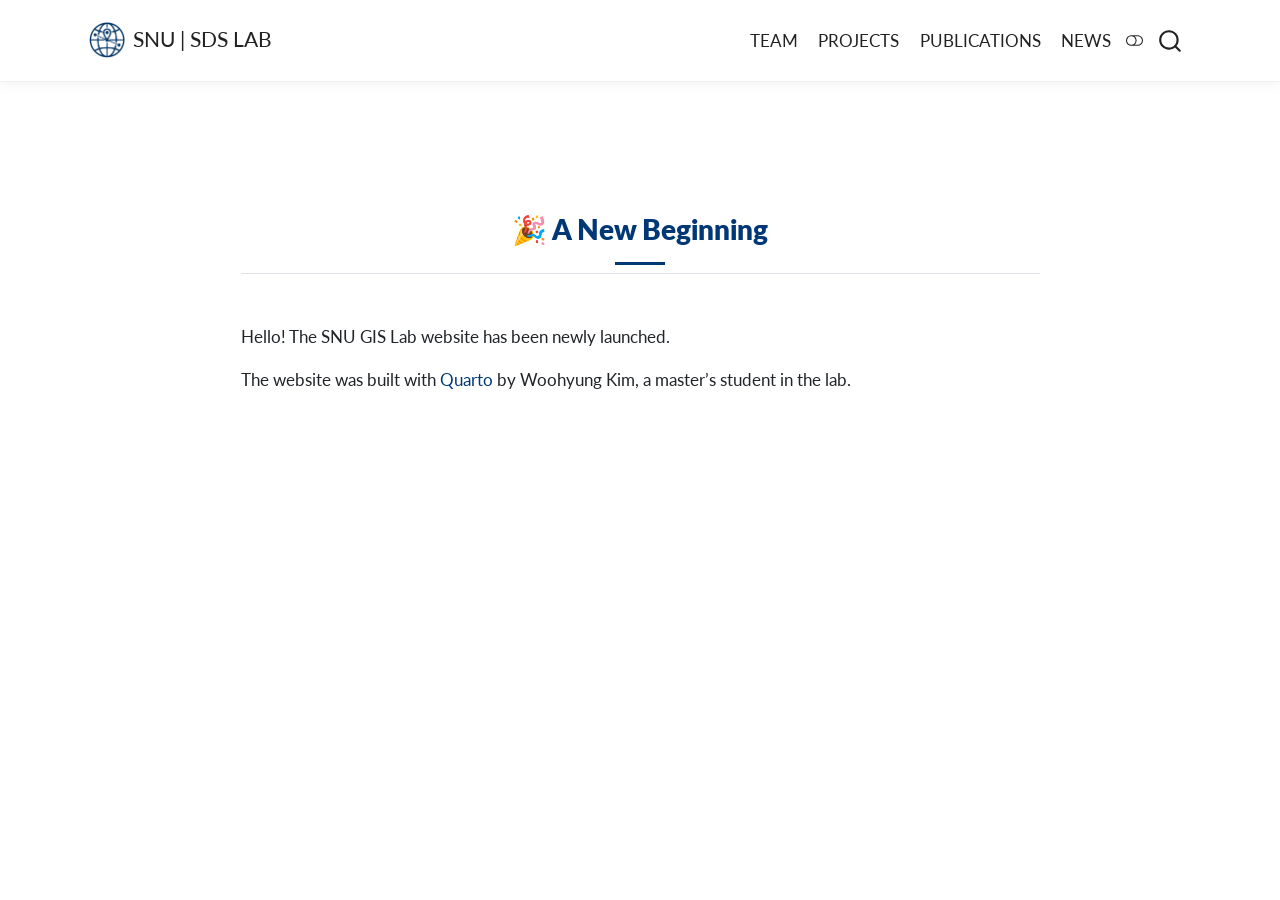
<file: docs/news/posts/2025-06-27-website-open.html>
<!DOCTYPE html>
<html xmlns="http://www.w3.org/1999/xhtml" lang="en" xml:lang="en"><head>

<meta charset="utf-8">
<meta name="generator" content="quarto-1.7.32">

<meta name="viewport" content="width=device-width, initial-scale=1.0, user-scalable=yes">

<meta name="author" content="GIS Lab">
<meta name="dcterms.date" content="2025-06-27">

<title>GIS Lab Website Opened! – SDS Lab</title>
<style>
code{white-space: pre-wrap;}
span.smallcaps{font-variant: small-caps;}
div.columns{display: flex; gap: min(4vw, 1.5em);}
div.column{flex: auto; overflow-x: auto;}
div.hanging-indent{margin-left: 1.5em; text-indent: -1.5em;}
ul.task-list{list-style: none;}
ul.task-list li input[type="checkbox"] {
  width: 0.8em;
  margin: 0 0.8em 0.2em -1em; /* quarto-specific, see https://github.com/quarto-dev/quarto-cli/issues/4556 */ 
  vertical-align: middle;
}
</style>


<script src="../../site_libs/quarto-nav/quarto-nav.js"></script>
<script src="../../site_libs/quarto-nav/headroom.min.js"></script>
<script src="../../site_libs/clipboard/clipboard.min.js"></script>
<script src="../../site_libs/quarto-search/autocomplete.umd.js"></script>
<script src="../../site_libs/quarto-search/fuse.min.js"></script>
<script src="../../site_libs/quarto-search/quarto-search.js"></script>
<meta name="quarto:offset" content="../../">
<link href="../../images/seoul.png" rel="icon" type="image/png">
<script src="../../site_libs/quarto-html/quarto.js" type="module"></script>
<script src="../../site_libs/quarto-html/tabsets/tabsets.js" type="module"></script>
<script src="../../site_libs/quarto-html/popper.min.js"></script>
<script src="../../site_libs/quarto-html/tippy.umd.min.js"></script>
<script src="../../site_libs/quarto-html/anchor.min.js"></script>
<link href="../../site_libs/quarto-html/tippy.css" rel="stylesheet">
<link href="../../site_libs/quarto-html/quarto-syntax-highlighting-37eea08aefeeee20ff55810ff984fec1.css" rel="stylesheet" class="quarto-color-scheme" id="quarto-text-highlighting-styles">
<link href="../../site_libs/quarto-html/quarto-syntax-highlighting-dark-2fef5ea3f8957b3e4ecc936fc74692ca.css" rel="stylesheet" class="quarto-color-scheme quarto-color-alternate" id="quarto-text-highlighting-styles">
<link href="../../site_libs/quarto-html/quarto-syntax-highlighting-37eea08aefeeee20ff55810ff984fec1.css" rel="stylesheet" class="quarto-color-scheme-extra" id="quarto-text-highlighting-styles">
<script src="../../site_libs/bootstrap/bootstrap.min.js"></script>
<link href="../../site_libs/bootstrap/bootstrap-icons.css" rel="stylesheet">
<link href="../../site_libs/bootstrap/bootstrap-49c1d427428d52a7e831cec1f859451e.min.css" rel="stylesheet" append-hash="true" class="quarto-color-scheme" id="quarto-bootstrap" data-mode="light">
<link href="../../site_libs/bootstrap/bootstrap-dark-7040619c0c7fa32edeed753ff31abe6e.min.css" rel="stylesheet" append-hash="true" class="quarto-color-scheme quarto-color-alternate" id="quarto-bootstrap" data-mode="dark">
<link href="../../site_libs/bootstrap/bootstrap-49c1d427428d52a7e831cec1f859451e.min.css" rel="stylesheet" append-hash="true" class="quarto-color-scheme-extra" id="quarto-bootstrap" data-mode="light">
<script id="quarto-search-options" type="application/json">{
  "location": "navbar",
  "copy-button": false,
  "collapse-after": 3,
  "panel-placement": "end",
  "type": "overlay",
  "limit": 50,
  "keyboard-shortcut": [
    "f",
    "/",
    "s"
  ],
  "show-item-context": false,
  "language": {
    "search-no-results-text": "No results",
    "search-matching-documents-text": "matching documents",
    "search-copy-link-title": "Copy link to search",
    "search-hide-matches-text": "Hide additional matches",
    "search-more-match-text": "more match in this document",
    "search-more-matches-text": "more matches in this document",
    "search-clear-button-title": "Clear",
    "search-text-placeholder": "",
    "search-detached-cancel-button-title": "Cancel",
    "search-submit-button-title": "Submit",
    "search-label": "Search"
  }
}</script>


<link rel="stylesheet" href="../../styles.css">
</head>

<body class="nav-fixed fullcontent quarto-light"><script id="quarto-html-before-body" type="application/javascript">
    const toggleBodyColorMode = (bsSheetEl) => {
      const mode = bsSheetEl.getAttribute("data-mode");
      const bodyEl = window.document.querySelector("body");
      if (mode === "dark") {
        bodyEl.classList.add("quarto-dark");
        bodyEl.classList.remove("quarto-light");
      } else {
        bodyEl.classList.add("quarto-light");
        bodyEl.classList.remove("quarto-dark");
      }
    }
    const toggleBodyColorPrimary = () => {
      const bsSheetEl = window.document.querySelector("link#quarto-bootstrap:not([rel=disabled-stylesheet])");
      if (bsSheetEl) {
        toggleBodyColorMode(bsSheetEl);
      }
    }
    const setColorSchemeToggle = (alternate) => {
      const toggles = window.document.querySelectorAll('.quarto-color-scheme-toggle');
      for (let i=0; i < toggles.length; i++) {
        const toggle = toggles[i];
        if (toggle) {
          if (alternate) {
            toggle.classList.add("alternate");
          } else {
            toggle.classList.remove("alternate");
          }
        }
      }
    };
    const toggleColorMode = (alternate) => {
      // Switch the stylesheets
      const primaryStylesheets = window.document.querySelectorAll('link.quarto-color-scheme:not(.quarto-color-alternate)');
      const alternateStylesheets = window.document.querySelectorAll('link.quarto-color-scheme.quarto-color-alternate');
      manageTransitions('#quarto-margin-sidebar .nav-link', false);
      if (alternate) {
        // note: dark is layered on light, we don't disable primary!
        enableStylesheet(alternateStylesheets);
        for (const sheetNode of alternateStylesheets) {
          if (sheetNode.id === "quarto-bootstrap") {
            toggleBodyColorMode(sheetNode);
          }
        }
      } else {
        disableStylesheet(alternateStylesheets);
        enableStylesheet(primaryStylesheets)
        toggleBodyColorPrimary();
      }
      manageTransitions('#quarto-margin-sidebar .nav-link', true);
      // Switch the toggles
      setColorSchemeToggle(alternate)
      // Hack to workaround the fact that safari doesn't
      // properly recolor the scrollbar when toggling (#1455)
      if (navigator.userAgent.indexOf('Safari') > 0 && navigator.userAgent.indexOf('Chrome') == -1) {
        manageTransitions("body", false);
        window.scrollTo(0, 1);
        setTimeout(() => {
          window.scrollTo(0, 0);
          manageTransitions("body", true);
        }, 40);
      }
    }
    const disableStylesheet = (stylesheets) => {
      for (let i=0; i < stylesheets.length; i++) {
        const stylesheet = stylesheets[i];
        stylesheet.rel = 'disabled-stylesheet';
      }
    }
    const enableStylesheet = (stylesheets) => {
      for (let i=0; i < stylesheets.length; i++) {
        const stylesheet = stylesheets[i];
        if(stylesheet.rel !== 'stylesheet') { // for Chrome, which will still FOUC without this check
          stylesheet.rel = 'stylesheet';
        }
      }
    }
    const manageTransitions = (selector, allowTransitions) => {
      const els = window.document.querySelectorAll(selector);
      for (let i=0; i < els.length; i++) {
        const el = els[i];
        if (allowTransitions) {
          el.classList.remove('notransition');
        } else {
          el.classList.add('notransition');
        }
      }
    }
    const isFileUrl = () => {
      return window.location.protocol === 'file:';
    }
    const hasAlternateSentinel = () => {
      let styleSentinel = getColorSchemeSentinel();
      if (styleSentinel !== null) {
        return styleSentinel === "alternate";
      } else {
        return false;
      }
    }
    const setStyleSentinel = (alternate) => {
      const value = alternate ? "alternate" : "default";
      if (!isFileUrl()) {
        window.localStorage.setItem("quarto-color-scheme", value);
      } else {
        localAlternateSentinel = value;
      }
    }
    const getColorSchemeSentinel = () => {
      if (!isFileUrl()) {
        const storageValue = window.localStorage.getItem("quarto-color-scheme");
        return storageValue != null ? storageValue : localAlternateSentinel;
      } else {
        return localAlternateSentinel;
      }
    }
    const toggleGiscusIfUsed = (isAlternate, darkModeDefault) => {
      const baseTheme = document.querySelector('#giscus-base-theme')?.value ?? 'light';
      const alternateTheme = document.querySelector('#giscus-alt-theme')?.value ?? 'dark';
      let newTheme = '';
      if(authorPrefersDark) {
        newTheme = isAlternate ? baseTheme : alternateTheme;
      } else {
        newTheme = isAlternate ? alternateTheme : baseTheme;
      }
      const changeGiscusTheme = () => {
        // From: https://github.com/giscus/giscus/issues/336
        const sendMessage = (message) => {
          const iframe = document.querySelector('iframe.giscus-frame');
          if (!iframe) return;
          iframe.contentWindow.postMessage({ giscus: message }, 'https://giscus.app');
        }
        sendMessage({
          setConfig: {
            theme: newTheme
          }
        });
      }
      const isGiscussLoaded = window.document.querySelector('iframe.giscus-frame') !== null;
      if (isGiscussLoaded) {
        changeGiscusTheme();
      }
    };
    const authorPrefersDark = false;
    const darkModeDefault = authorPrefersDark;
      document.querySelector('link#quarto-text-highlighting-styles.quarto-color-scheme-extra').rel = 'disabled-stylesheet';
      document.querySelector('link#quarto-bootstrap.quarto-color-scheme-extra').rel = 'disabled-stylesheet';
    let localAlternateSentinel = darkModeDefault ? 'alternate' : 'default';
    // Dark / light mode switch
    window.quartoToggleColorScheme = () => {
      // Read the current dark / light value
      let toAlternate = !hasAlternateSentinel();
      toggleColorMode(toAlternate);
      setStyleSentinel(toAlternate);
      toggleGiscusIfUsed(toAlternate, darkModeDefault);
      window.dispatchEvent(new Event('resize'));
    };
    // Switch to dark mode if need be
    if (hasAlternateSentinel()) {
      toggleColorMode(true);
    } else {
      toggleColorMode(false);
    }
  </script>

<div id="quarto-search-results"></div>
  <header id="quarto-header" class="headroom fixed-top">
    <nav class="navbar navbar-expand-lg " data-bs-theme="dark">
      <div class="navbar-container container-fluid">
      <div class="navbar-brand-container mx-auto">
    <a href="../../index.html" class="navbar-brand navbar-brand-logo">
    <img src="../../images/logo3.png" alt="" class="navbar-logo">
    </a>
    <a class="navbar-brand" href="../../index.html">
    <span class="navbar-title">SNU | SDS LAB</span>
    </a>
  </div>
            <div id="quarto-search" class="" title="Search"></div>
          <button class="navbar-toggler" type="button" data-bs-toggle="collapse" data-bs-target="#navbarCollapse" aria-controls="navbarCollapse" role="menu" aria-expanded="false" aria-label="Toggle navigation" onclick="if (window.quartoToggleHeadroom) { window.quartoToggleHeadroom(); }">
  <span class="navbar-toggler-icon"></span>
</button>
          <div class="collapse navbar-collapse" id="navbarCollapse">
            <ul class="navbar-nav navbar-nav-scroll ms-auto">
  <li class="nav-item">
    <a class="nav-link" href="../../team.html"> 
<span class="menu-text">TEAM</span></a>
  </li>  
  <li class="nav-item">
    <a class="nav-link" href="../../projects.html"> 
<span class="menu-text">PROJECTS</span></a>
  </li>  
  <li class="nav-item">
    <a class="nav-link" href="../../publications.html"> 
<span class="menu-text">PUBLICATIONS</span></a>
  </li>  
  <li class="nav-item">
    <a class="nav-link" href="../../news/index.html"> 
<span class="menu-text">NEWS</span></a>
  </li>  
</ul>
          </div> <!-- /navcollapse -->
            <div class="quarto-navbar-tools">
  <a href="" class="quarto-color-scheme-toggle quarto-navigation-tool  px-1" onclick="window.quartoToggleColorScheme(); return false;" title="Toggle dark mode"><i class="bi"></i></a>
</div>
      </div> <!-- /container-fluid -->
    </nav>
</header>
<!-- content -->
<div id="quarto-content" class="quarto-container page-columns page-rows-contents page-layout-article page-navbar">
<!-- sidebar -->
<!-- margin-sidebar -->
    
<!-- main -->
<main class="content" id="quarto-document-content">


<header id="title-block-header" class="quarto-title-block default">
<div class="quarto-title">
<h1 class="title">GIS Lab Website Opened!</h1>
<p class="subtitle lead">New Quarto-based Homepage Launch</p>
  <div class="quarto-categories">
    <div class="quarto-category">Website</div>
    <div class="quarto-category">Announcements</div>
  </div>
  </div>



<div class="quarto-title-meta">

    <div>
    <div class="quarto-title-meta-heading">Author</div>
    <div class="quarto-title-meta-contents">
             <p>GIS Lab </p>
          </div>
  </div>
    
    <div>
    <div class="quarto-title-meta-heading">Published</div>
    <div class="quarto-title-meta-contents">
      <p class="date">June 27, 2025</p>
    </div>
  </div>
  
    
  </div>
  


</header>


<section id="a-new-beginning" class="level2">
<h2 class="anchored" data-anchor-id="a-new-beginning">🎉 A New Beginning</h2>
<p>Hello! The SNU GIS Lab website has been newly launched.</p>
<p>The website was built with <a href="https://quarto.org/">Quarto</a> by Woohyung Kim, a master’s student in the lab.</p>


</section>

</main> <!-- /main -->
<script id="quarto-html-after-body" type="application/javascript">
  window.document.addEventListener("DOMContentLoaded", function (event) {
    // Ensure there is a toggle, if there isn't float one in the top right
    if (window.document.querySelector('.quarto-color-scheme-toggle') === null) {
      const a = window.document.createElement('a');
      a.classList.add('top-right');
      a.classList.add('quarto-color-scheme-toggle');
      a.href = "";
      a.onclick = function() { try { window.quartoToggleColorScheme(); } catch {} return false; };
      const i = window.document.createElement("i");
      i.classList.add('bi');
      a.appendChild(i);
      window.document.body.appendChild(a);
    }
    setColorSchemeToggle(hasAlternateSentinel())
    const icon = "";
    const anchorJS = new window.AnchorJS();
    anchorJS.options = {
      placement: 'right',
      icon: icon
    };
    anchorJS.add('.anchored');
    const isCodeAnnotation = (el) => {
      for (const clz of el.classList) {
        if (clz.startsWith('code-annotation-')) {                     
          return true;
        }
      }
      return false;
    }
    const onCopySuccess = function(e) {
      // button target
      const button = e.trigger;
      // don't keep focus
      button.blur();
      // flash "checked"
      button.classList.add('code-copy-button-checked');
      var currentTitle = button.getAttribute("title");
      button.setAttribute("title", "Copied!");
      let tooltip;
      if (window.bootstrap) {
        button.setAttribute("data-bs-toggle", "tooltip");
        button.setAttribute("data-bs-placement", "left");
        button.setAttribute("data-bs-title", "Copied!");
        tooltip = new bootstrap.Tooltip(button, 
          { trigger: "manual", 
            customClass: "code-copy-button-tooltip",
            offset: [0, -8]});
        tooltip.show();    
      }
      setTimeout(function() {
        if (tooltip) {
          tooltip.hide();
          button.removeAttribute("data-bs-title");
          button.removeAttribute("data-bs-toggle");
          button.removeAttribute("data-bs-placement");
        }
        button.setAttribute("title", currentTitle);
        button.classList.remove('code-copy-button-checked');
      }, 1000);
      // clear code selection
      e.clearSelection();
    }
    const getTextToCopy = function(trigger) {
        const codeEl = trigger.previousElementSibling.cloneNode(true);
        for (const childEl of codeEl.children) {
          if (isCodeAnnotation(childEl)) {
            childEl.remove();
          }
        }
        return codeEl.innerText;
    }
    const clipboard = new window.ClipboardJS('.code-copy-button:not([data-in-quarto-modal])', {
      text: getTextToCopy
    });
    clipboard.on('success', onCopySuccess);
    if (window.document.getElementById('quarto-embedded-source-code-modal')) {
      const clipboardModal = new window.ClipboardJS('.code-copy-button[data-in-quarto-modal]', {
        text: getTextToCopy,
        container: window.document.getElementById('quarto-embedded-source-code-modal')
      });
      clipboardModal.on('success', onCopySuccess);
    }
      var localhostRegex = new RegExp(/^(?:http|https):\/\/localhost\:?[0-9]*\//);
      var mailtoRegex = new RegExp(/^mailto:/);
        var filterRegex = new RegExp('/' + window.location.host + '/');
      var isInternal = (href) => {
          return filterRegex.test(href) || localhostRegex.test(href) || mailtoRegex.test(href);
      }
      // Inspect non-navigation links and adorn them if external
     var links = window.document.querySelectorAll('a[href]:not(.nav-link):not(.navbar-brand):not(.toc-action):not(.sidebar-link):not(.sidebar-item-toggle):not(.pagination-link):not(.no-external):not([aria-hidden]):not(.dropdown-item):not(.quarto-navigation-tool):not(.about-link)');
      for (var i=0; i<links.length; i++) {
        const link = links[i];
        if (!isInternal(link.href)) {
          // undo the damage that might have been done by quarto-nav.js in the case of
          // links that we want to consider external
          if (link.dataset.originalHref !== undefined) {
            link.href = link.dataset.originalHref;
          }
        }
      }
    function tippyHover(el, contentFn, onTriggerFn, onUntriggerFn) {
      const config = {
        allowHTML: true,
        maxWidth: 500,
        delay: 100,
        arrow: false,
        appendTo: function(el) {
            return el.parentElement;
        },
        interactive: true,
        interactiveBorder: 10,
        theme: 'quarto',
        placement: 'bottom-start',
      };
      if (contentFn) {
        config.content = contentFn;
      }
      if (onTriggerFn) {
        config.onTrigger = onTriggerFn;
      }
      if (onUntriggerFn) {
        config.onUntrigger = onUntriggerFn;
      }
      window.tippy(el, config); 
    }
    const noterefs = window.document.querySelectorAll('a[role="doc-noteref"]');
    for (var i=0; i<noterefs.length; i++) {
      const ref = noterefs[i];
      tippyHover(ref, function() {
        // use id or data attribute instead here
        let href = ref.getAttribute('data-footnote-href') || ref.getAttribute('href');
        try { href = new URL(href).hash; } catch {}
        const id = href.replace(/^#\/?/, "");
        const note = window.document.getElementById(id);
        if (note) {
          return note.innerHTML;
        } else {
          return "";
        }
      });
    }
    const xrefs = window.document.querySelectorAll('a.quarto-xref');
    const processXRef = (id, note) => {
      // Strip column container classes
      const stripColumnClz = (el) => {
        el.classList.remove("page-full", "page-columns");
        if (el.children) {
          for (const child of el.children) {
            stripColumnClz(child);
          }
        }
      }
      stripColumnClz(note)
      if (id === null || id.startsWith('sec-')) {
        // Special case sections, only their first couple elements
        const container = document.createElement("div");
        if (note.children && note.children.length > 2) {
          container.appendChild(note.children[0].cloneNode(true));
          for (let i = 1; i < note.children.length; i++) {
            const child = note.children[i];
            if (child.tagName === "P" && child.innerText === "") {
              continue;
            } else {
              container.appendChild(child.cloneNode(true));
              break;
            }
          }
          if (window.Quarto?.typesetMath) {
            window.Quarto.typesetMath(container);
          }
          return container.innerHTML
        } else {
          if (window.Quarto?.typesetMath) {
            window.Quarto.typesetMath(note);
          }
          return note.innerHTML;
        }
      } else {
        // Remove any anchor links if they are present
        const anchorLink = note.querySelector('a.anchorjs-link');
        if (anchorLink) {
          anchorLink.remove();
        }
        if (window.Quarto?.typesetMath) {
          window.Quarto.typesetMath(note);
        }
        if (note.classList.contains("callout")) {
          return note.outerHTML;
        } else {
          return note.innerHTML;
        }
      }
    }
    for (var i=0; i<xrefs.length; i++) {
      const xref = xrefs[i];
      tippyHover(xref, undefined, function(instance) {
        instance.disable();
        let url = xref.getAttribute('href');
        let hash = undefined; 
        if (url.startsWith('#')) {
          hash = url;
        } else {
          try { hash = new URL(url).hash; } catch {}
        }
        if (hash) {
          const id = hash.replace(/^#\/?/, "");
          const note = window.document.getElementById(id);
          if (note !== null) {
            try {
              const html = processXRef(id, note.cloneNode(true));
              instance.setContent(html);
            } finally {
              instance.enable();
              instance.show();
            }
          } else {
            // See if we can fetch this
            fetch(url.split('#')[0])
            .then(res => res.text())
            .then(html => {
              const parser = new DOMParser();
              const htmlDoc = parser.parseFromString(html, "text/html");
              const note = htmlDoc.getElementById(id);
              if (note !== null) {
                const html = processXRef(id, note);
                instance.setContent(html);
              } 
            }).finally(() => {
              instance.enable();
              instance.show();
            });
          }
        } else {
          // See if we can fetch a full url (with no hash to target)
          // This is a special case and we should probably do some content thinning / targeting
          fetch(url)
          .then(res => res.text())
          .then(html => {
            const parser = new DOMParser();
            const htmlDoc = parser.parseFromString(html, "text/html");
            const note = htmlDoc.querySelector('main.content');
            if (note !== null) {
              // This should only happen for chapter cross references
              // (since there is no id in the URL)
              // remove the first header
              if (note.children.length > 0 && note.children[0].tagName === "HEADER") {
                note.children[0].remove();
              }
              const html = processXRef(null, note);
              instance.setContent(html);
            } 
          }).finally(() => {
            instance.enable();
            instance.show();
          });
        }
      }, function(instance) {
      });
    }
        let selectedAnnoteEl;
        const selectorForAnnotation = ( cell, annotation) => {
          let cellAttr = 'data-code-cell="' + cell + '"';
          let lineAttr = 'data-code-annotation="' +  annotation + '"';
          const selector = 'span[' + cellAttr + '][' + lineAttr + ']';
          return selector;
        }
        const selectCodeLines = (annoteEl) => {
          const doc = window.document;
          const targetCell = annoteEl.getAttribute("data-target-cell");
          const targetAnnotation = annoteEl.getAttribute("data-target-annotation");
          const annoteSpan = window.document.querySelector(selectorForAnnotation(targetCell, targetAnnotation));
          const lines = annoteSpan.getAttribute("data-code-lines").split(",");
          const lineIds = lines.map((line) => {
            return targetCell + "-" + line;
          })
          let top = null;
          let height = null;
          let parent = null;
          if (lineIds.length > 0) {
              //compute the position of the single el (top and bottom and make a div)
              const el = window.document.getElementById(lineIds[0]);
              top = el.offsetTop;
              height = el.offsetHeight;
              parent = el.parentElement.parentElement;
            if (lineIds.length > 1) {
              const lastEl = window.document.getElementById(lineIds[lineIds.length - 1]);
              const bottom = lastEl.offsetTop + lastEl.offsetHeight;
              height = bottom - top;
            }
            if (top !== null && height !== null && parent !== null) {
              // cook up a div (if necessary) and position it 
              let div = window.document.getElementById("code-annotation-line-highlight");
              if (div === null) {
                div = window.document.createElement("div");
                div.setAttribute("id", "code-annotation-line-highlight");
                div.style.position = 'absolute';
                parent.appendChild(div);
              }
              div.style.top = top - 2 + "px";
              div.style.height = height + 4 + "px";
              div.style.left = 0;
              let gutterDiv = window.document.getElementById("code-annotation-line-highlight-gutter");
              if (gutterDiv === null) {
                gutterDiv = window.document.createElement("div");
                gutterDiv.setAttribute("id", "code-annotation-line-highlight-gutter");
                gutterDiv.style.position = 'absolute';
                const codeCell = window.document.getElementById(targetCell);
                const gutter = codeCell.querySelector('.code-annotation-gutter');
                gutter.appendChild(gutterDiv);
              }
              gutterDiv.style.top = top - 2 + "px";
              gutterDiv.style.height = height + 4 + "px";
            }
            selectedAnnoteEl = annoteEl;
          }
        };
        const unselectCodeLines = () => {
          const elementsIds = ["code-annotation-line-highlight", "code-annotation-line-highlight-gutter"];
          elementsIds.forEach((elId) => {
            const div = window.document.getElementById(elId);
            if (div) {
              div.remove();
            }
          });
          selectedAnnoteEl = undefined;
        };
          // Handle positioning of the toggle
      window.addEventListener(
        "resize",
        throttle(() => {
          elRect = undefined;
          if (selectedAnnoteEl) {
            selectCodeLines(selectedAnnoteEl);
          }
        }, 10)
      );
      function throttle(fn, ms) {
      let throttle = false;
      let timer;
        return (...args) => {
          if(!throttle) { // first call gets through
              fn.apply(this, args);
              throttle = true;
          } else { // all the others get throttled
              if(timer) clearTimeout(timer); // cancel #2
              timer = setTimeout(() => {
                fn.apply(this, args);
                timer = throttle = false;
              }, ms);
          }
        };
      }
        // Attach click handler to the DT
        const annoteDls = window.document.querySelectorAll('dt[data-target-cell]');
        for (const annoteDlNode of annoteDls) {
          annoteDlNode.addEventListener('click', (event) => {
            const clickedEl = event.target;
            if (clickedEl !== selectedAnnoteEl) {
              unselectCodeLines();
              const activeEl = window.document.querySelector('dt[data-target-cell].code-annotation-active');
              if (activeEl) {
                activeEl.classList.remove('code-annotation-active');
              }
              selectCodeLines(clickedEl);
              clickedEl.classList.add('code-annotation-active');
            } else {
              // Unselect the line
              unselectCodeLines();
              clickedEl.classList.remove('code-annotation-active');
            }
          });
        }
    const findCites = (el) => {
      const parentEl = el.parentElement;
      if (parentEl) {
        const cites = parentEl.dataset.cites;
        if (cites) {
          return {
            el,
            cites: cites.split(' ')
          };
        } else {
          return findCites(el.parentElement)
        }
      } else {
        return undefined;
      }
    };
    var bibliorefs = window.document.querySelectorAll('a[role="doc-biblioref"]');
    for (var i=0; i<bibliorefs.length; i++) {
      const ref = bibliorefs[i];
      const citeInfo = findCites(ref);
      if (citeInfo) {
        tippyHover(citeInfo.el, function() {
          var popup = window.document.createElement('div');
          citeInfo.cites.forEach(function(cite) {
            var citeDiv = window.document.createElement('div');
            citeDiv.classList.add('hanging-indent');
            citeDiv.classList.add('csl-entry');
            var biblioDiv = window.document.getElementById('ref-' + cite);
            if (biblioDiv) {
              citeDiv.innerHTML = biblioDiv.innerHTML;
            }
            popup.appendChild(citeDiv);
          });
          return popup.innerHTML;
        });
      }
    }
  });
  </script>
</div> <!-- /content -->




</body></html>
</file>
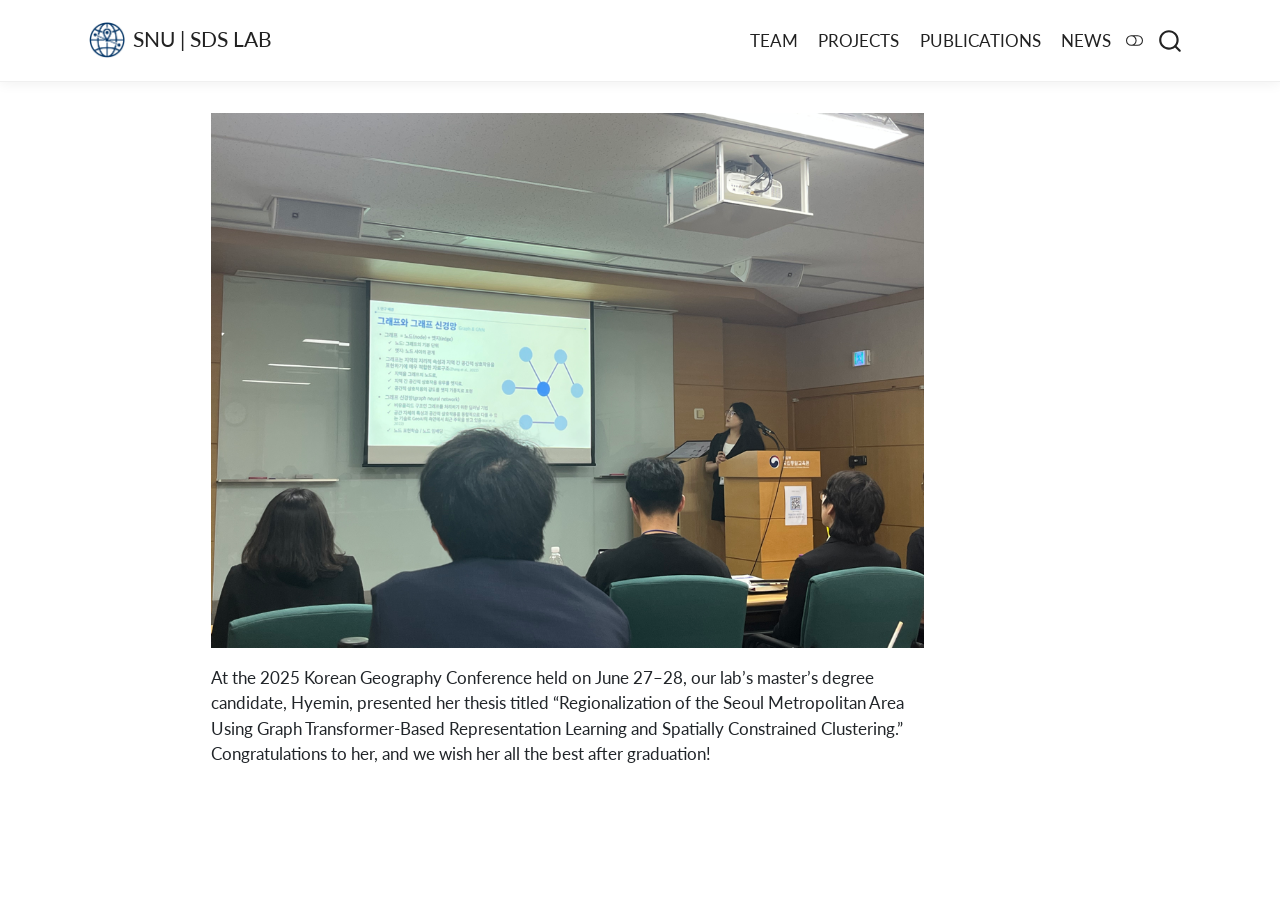
<file: docs/news/posts/2025-06-28-korean-geography-conference.html>
<!DOCTYPE html>
<html xmlns="http://www.w3.org/1999/xhtml" lang="en" xml:lang="en"><head>

<meta charset="utf-8">
<meta name="generator" content="quarto-1.7.32">

<meta name="viewport" content="width=device-width, initial-scale=1.0, user-scalable=yes">

<meta name="author" content="GIS Lab">
<meta name="dcterms.date" content="2025-06-28">

<title>The 2025 Korean Geography Conference – SDS Lab</title>
<style>
code{white-space: pre-wrap;}
span.smallcaps{font-variant: small-caps;}
div.columns{display: flex; gap: min(4vw, 1.5em);}
div.column{flex: auto; overflow-x: auto;}
div.hanging-indent{margin-left: 1.5em; text-indent: -1.5em;}
ul.task-list{list-style: none;}
ul.task-list li input[type="checkbox"] {
  width: 0.8em;
  margin: 0 0.8em 0.2em -1em; /* quarto-specific, see https://github.com/quarto-dev/quarto-cli/issues/4556 */ 
  vertical-align: middle;
}
</style>


<script src="../../site_libs/quarto-nav/quarto-nav.js"></script>
<script src="../../site_libs/quarto-nav/headroom.min.js"></script>
<script src="../../site_libs/clipboard/clipboard.min.js"></script>
<script src="../../site_libs/quarto-search/autocomplete.umd.js"></script>
<script src="../../site_libs/quarto-search/fuse.min.js"></script>
<script src="../../site_libs/quarto-search/quarto-search.js"></script>
<meta name="quarto:offset" content="../../">
<link href="../../images/seoul.png" rel="icon" type="image/png">
<script src="../../site_libs/quarto-html/quarto.js" type="module"></script>
<script src="../../site_libs/quarto-html/tabsets/tabsets.js" type="module"></script>
<script src="../../site_libs/quarto-html/popper.min.js"></script>
<script src="../../site_libs/quarto-html/tippy.umd.min.js"></script>
<script src="../../site_libs/quarto-html/anchor.min.js"></script>
<link href="../../site_libs/quarto-html/tippy.css" rel="stylesheet">
<link href="../../site_libs/quarto-html/quarto-syntax-highlighting-37eea08aefeeee20ff55810ff984fec1.css" rel="stylesheet" class="quarto-color-scheme" id="quarto-text-highlighting-styles">
<link href="../../site_libs/quarto-html/quarto-syntax-highlighting-dark-2fef5ea3f8957b3e4ecc936fc74692ca.css" rel="stylesheet" class="quarto-color-scheme quarto-color-alternate" id="quarto-text-highlighting-styles">
<link href="../../site_libs/quarto-html/quarto-syntax-highlighting-37eea08aefeeee20ff55810ff984fec1.css" rel="stylesheet" class="quarto-color-scheme-extra" id="quarto-text-highlighting-styles">
<script src="../../site_libs/bootstrap/bootstrap.min.js"></script>
<link href="../../site_libs/bootstrap/bootstrap-icons.css" rel="stylesheet">
<link href="../../site_libs/bootstrap/bootstrap-49c1d427428d52a7e831cec1f859451e.min.css" rel="stylesheet" append-hash="true" class="quarto-color-scheme" id="quarto-bootstrap" data-mode="light">
<link href="../../site_libs/bootstrap/bootstrap-dark-7040619c0c7fa32edeed753ff31abe6e.min.css" rel="stylesheet" append-hash="true" class="quarto-color-scheme quarto-color-alternate" id="quarto-bootstrap" data-mode="dark">
<link href="../../site_libs/bootstrap/bootstrap-49c1d427428d52a7e831cec1f859451e.min.css" rel="stylesheet" append-hash="true" class="quarto-color-scheme-extra" id="quarto-bootstrap" data-mode="light">
<script id="quarto-search-options" type="application/json">{
  "location": "navbar",
  "copy-button": false,
  "collapse-after": 3,
  "panel-placement": "end",
  "type": "overlay",
  "limit": 50,
  "keyboard-shortcut": [
    "f",
    "/",
    "s"
  ],
  "show-item-context": false,
  "language": {
    "search-no-results-text": "No results",
    "search-matching-documents-text": "matching documents",
    "search-copy-link-title": "Copy link to search",
    "search-hide-matches-text": "Hide additional matches",
    "search-more-match-text": "more match in this document",
    "search-more-matches-text": "more matches in this document",
    "search-clear-button-title": "Clear",
    "search-text-placeholder": "",
    "search-detached-cancel-button-title": "Cancel",
    "search-submit-button-title": "Submit",
    "search-label": "Search"
  }
}</script>


<link rel="stylesheet" href="../../styles.css">
</head>

<body class="nav-fixed quarto-light"><script id="quarto-html-before-body" type="application/javascript">
    const toggleBodyColorMode = (bsSheetEl) => {
      const mode = bsSheetEl.getAttribute("data-mode");
      const bodyEl = window.document.querySelector("body");
      if (mode === "dark") {
        bodyEl.classList.add("quarto-dark");
        bodyEl.classList.remove("quarto-light");
      } else {
        bodyEl.classList.add("quarto-light");
        bodyEl.classList.remove("quarto-dark");
      }
    }
    const toggleBodyColorPrimary = () => {
      const bsSheetEl = window.document.querySelector("link#quarto-bootstrap:not([rel=disabled-stylesheet])");
      if (bsSheetEl) {
        toggleBodyColorMode(bsSheetEl);
      }
    }
    const setColorSchemeToggle = (alternate) => {
      const toggles = window.document.querySelectorAll('.quarto-color-scheme-toggle');
      for (let i=0; i < toggles.length; i++) {
        const toggle = toggles[i];
        if (toggle) {
          if (alternate) {
            toggle.classList.add("alternate");
          } else {
            toggle.classList.remove("alternate");
          }
        }
      }
    };
    const toggleColorMode = (alternate) => {
      // Switch the stylesheets
      const primaryStylesheets = window.document.querySelectorAll('link.quarto-color-scheme:not(.quarto-color-alternate)');
      const alternateStylesheets = window.document.querySelectorAll('link.quarto-color-scheme.quarto-color-alternate');
      manageTransitions('#quarto-margin-sidebar .nav-link', false);
      if (alternate) {
        // note: dark is layered on light, we don't disable primary!
        enableStylesheet(alternateStylesheets);
        for (const sheetNode of alternateStylesheets) {
          if (sheetNode.id === "quarto-bootstrap") {
            toggleBodyColorMode(sheetNode);
          }
        }
      } else {
        disableStylesheet(alternateStylesheets);
        enableStylesheet(primaryStylesheets)
        toggleBodyColorPrimary();
      }
      manageTransitions('#quarto-margin-sidebar .nav-link', true);
      // Switch the toggles
      setColorSchemeToggle(alternate)
      // Hack to workaround the fact that safari doesn't
      // properly recolor the scrollbar when toggling (#1455)
      if (navigator.userAgent.indexOf('Safari') > 0 && navigator.userAgent.indexOf('Chrome') == -1) {
        manageTransitions("body", false);
        window.scrollTo(0, 1);
        setTimeout(() => {
          window.scrollTo(0, 0);
          manageTransitions("body", true);
        }, 40);
      }
    }
    const disableStylesheet = (stylesheets) => {
      for (let i=0; i < stylesheets.length; i++) {
        const stylesheet = stylesheets[i];
        stylesheet.rel = 'disabled-stylesheet';
      }
    }
    const enableStylesheet = (stylesheets) => {
      for (let i=0; i < stylesheets.length; i++) {
        const stylesheet = stylesheets[i];
        if(stylesheet.rel !== 'stylesheet') { // for Chrome, which will still FOUC without this check
          stylesheet.rel = 'stylesheet';
        }
      }
    }
    const manageTransitions = (selector, allowTransitions) => {
      const els = window.document.querySelectorAll(selector);
      for (let i=0; i < els.length; i++) {
        const el = els[i];
        if (allowTransitions) {
          el.classList.remove('notransition');
        } else {
          el.classList.add('notransition');
        }
      }
    }
    const isFileUrl = () => {
      return window.location.protocol === 'file:';
    }
    const hasAlternateSentinel = () => {
      let styleSentinel = getColorSchemeSentinel();
      if (styleSentinel !== null) {
        return styleSentinel === "alternate";
      } else {
        return false;
      }
    }
    const setStyleSentinel = (alternate) => {
      const value = alternate ? "alternate" : "default";
      if (!isFileUrl()) {
        window.localStorage.setItem("quarto-color-scheme", value);
      } else {
        localAlternateSentinel = value;
      }
    }
    const getColorSchemeSentinel = () => {
      if (!isFileUrl()) {
        const storageValue = window.localStorage.getItem("quarto-color-scheme");
        return storageValue != null ? storageValue : localAlternateSentinel;
      } else {
        return localAlternateSentinel;
      }
    }
    const toggleGiscusIfUsed = (isAlternate, darkModeDefault) => {
      const baseTheme = document.querySelector('#giscus-base-theme')?.value ?? 'light';
      const alternateTheme = document.querySelector('#giscus-alt-theme')?.value ?? 'dark';
      let newTheme = '';
      if(authorPrefersDark) {
        newTheme = isAlternate ? baseTheme : alternateTheme;
      } else {
        newTheme = isAlternate ? alternateTheme : baseTheme;
      }
      const changeGiscusTheme = () => {
        // From: https://github.com/giscus/giscus/issues/336
        const sendMessage = (message) => {
          const iframe = document.querySelector('iframe.giscus-frame');
          if (!iframe) return;
          iframe.contentWindow.postMessage({ giscus: message }, 'https://giscus.app');
        }
        sendMessage({
          setConfig: {
            theme: newTheme
          }
        });
      }
      const isGiscussLoaded = window.document.querySelector('iframe.giscus-frame') !== null;
      if (isGiscussLoaded) {
        changeGiscusTheme();
      }
    };
    const authorPrefersDark = false;
    const darkModeDefault = authorPrefersDark;
      document.querySelector('link#quarto-text-highlighting-styles.quarto-color-scheme-extra').rel = 'disabled-stylesheet';
      document.querySelector('link#quarto-bootstrap.quarto-color-scheme-extra').rel = 'disabled-stylesheet';
    let localAlternateSentinel = darkModeDefault ? 'alternate' : 'default';
    // Dark / light mode switch
    window.quartoToggleColorScheme = () => {
      // Read the current dark / light value
      let toAlternate = !hasAlternateSentinel();
      toggleColorMode(toAlternate);
      setStyleSentinel(toAlternate);
      toggleGiscusIfUsed(toAlternate, darkModeDefault);
      window.dispatchEvent(new Event('resize'));
    };
    // Switch to dark mode if need be
    if (hasAlternateSentinel()) {
      toggleColorMode(true);
    } else {
      toggleColorMode(false);
    }
  </script>

<div id="quarto-search-results"></div>
  <header id="quarto-header" class="headroom fixed-top">
    <nav class="navbar navbar-expand-lg " data-bs-theme="dark">
      <div class="navbar-container container-fluid">
      <div class="navbar-brand-container mx-auto">
    <a href="../../index.html" class="navbar-brand navbar-brand-logo">
    <img src="../../images/logo3.png" alt="" class="navbar-logo">
    </a>
    <a class="navbar-brand" href="../../index.html">
    <span class="navbar-title">SNU | SDS LAB</span>
    </a>
  </div>
            <div id="quarto-search" class="" title="Search"></div>
          <button class="navbar-toggler" type="button" data-bs-toggle="collapse" data-bs-target="#navbarCollapse" aria-controls="navbarCollapse" role="menu" aria-expanded="false" aria-label="Toggle navigation" onclick="if (window.quartoToggleHeadroom) { window.quartoToggleHeadroom(); }">
  <span class="navbar-toggler-icon"></span>
</button>
          <div class="collapse navbar-collapse" id="navbarCollapse">
            <ul class="navbar-nav navbar-nav-scroll ms-auto">
  <li class="nav-item">
    <a class="nav-link" href="../../team.html"> 
<span class="menu-text">TEAM</span></a>
  </li>  
  <li class="nav-item">
    <a class="nav-link" href="../../projects.html"> 
<span class="menu-text">PROJECTS</span></a>
  </li>  
  <li class="nav-item">
    <a class="nav-link" href="../../publications.html"> 
<span class="menu-text">PUBLICATIONS</span></a>
  </li>  
  <li class="nav-item">
    <a class="nav-link" href="../../news/index.html"> 
<span class="menu-text">NEWS</span></a>
  </li>  
</ul>
          </div> <!-- /navcollapse -->
            <div class="quarto-navbar-tools">
  <a href="" class="quarto-color-scheme-toggle quarto-navigation-tool  px-1" onclick="window.quartoToggleColorScheme(); return false;" title="Toggle dark mode"><i class="bi"></i></a>
</div>
      </div> <!-- /container-fluid -->
    </nav>
</header>
<!-- content -->
<div id="quarto-content" class="quarto-container page-columns page-rows-contents page-layout-article page-navbar">
<!-- sidebar -->
<!-- margin-sidebar -->
    <div id="quarto-margin-sidebar" class="sidebar margin-sidebar zindex-bottom">
        
    </div>
<!-- main -->
<main class="content" id="quarto-document-content">


<header id="title-block-header" class="quarto-title-block default">
<div class="quarto-title">
<h1 class="title">The 2025 Korean Geography Conference</h1>
<p class="subtitle lead">Hyemin presented her Master’s Thesis at Conference!</p>
  <div class="quarto-categories">
    <div class="quarto-category">Conference</div>
  </div>
  </div>



<div class="quarto-title-meta">

    <div>
    <div class="quarto-title-meta-heading">Author</div>
    <div class="quarto-title-meta-contents">
             <p>GIS Lab </p>
          </div>
  </div>
    
    <div>
    <div class="quarto-title-meta-heading">Published</div>
    <div class="quarto-title-meta-contents">
      <p class="date">June 28, 2025</p>
    </div>
  </div>
  
    
  </div>
  


</header>


<p><img src="images/Hyemin_KGC2.png" class="img-fluid"></p>
<p>At the 2025 Korean Geography Conference held on June 27–28, our lab’s master’s degree candidate, Hyemin, presented her thesis titled “Regionalization of the Seoul Metropolitan Area Using Graph Transformer-Based Representation Learning and Spatially Constrained Clustering.” Congratulations to her, and we wish her all the best after graduation!</p>



</main> <!-- /main -->
<script id="quarto-html-after-body" type="application/javascript">
  window.document.addEventListener("DOMContentLoaded", function (event) {
    // Ensure there is a toggle, if there isn't float one in the top right
    if (window.document.querySelector('.quarto-color-scheme-toggle') === null) {
      const a = window.document.createElement('a');
      a.classList.add('top-right');
      a.classList.add('quarto-color-scheme-toggle');
      a.href = "";
      a.onclick = function() { try { window.quartoToggleColorScheme(); } catch {} return false; };
      const i = window.document.createElement("i");
      i.classList.add('bi');
      a.appendChild(i);
      window.document.body.appendChild(a);
    }
    setColorSchemeToggle(hasAlternateSentinel())
    const icon = "";
    const anchorJS = new window.AnchorJS();
    anchorJS.options = {
      placement: 'right',
      icon: icon
    };
    anchorJS.add('.anchored');
    const isCodeAnnotation = (el) => {
      for (const clz of el.classList) {
        if (clz.startsWith('code-annotation-')) {                     
          return true;
        }
      }
      return false;
    }
    const onCopySuccess = function(e) {
      // button target
      const button = e.trigger;
      // don't keep focus
      button.blur();
      // flash "checked"
      button.classList.add('code-copy-button-checked');
      var currentTitle = button.getAttribute("title");
      button.setAttribute("title", "Copied!");
      let tooltip;
      if (window.bootstrap) {
        button.setAttribute("data-bs-toggle", "tooltip");
        button.setAttribute("data-bs-placement", "left");
        button.setAttribute("data-bs-title", "Copied!");
        tooltip = new bootstrap.Tooltip(button, 
          { trigger: "manual", 
            customClass: "code-copy-button-tooltip",
            offset: [0, -8]});
        tooltip.show();    
      }
      setTimeout(function() {
        if (tooltip) {
          tooltip.hide();
          button.removeAttribute("data-bs-title");
          button.removeAttribute("data-bs-toggle");
          button.removeAttribute("data-bs-placement");
        }
        button.setAttribute("title", currentTitle);
        button.classList.remove('code-copy-button-checked');
      }, 1000);
      // clear code selection
      e.clearSelection();
    }
    const getTextToCopy = function(trigger) {
        const codeEl = trigger.previousElementSibling.cloneNode(true);
        for (const childEl of codeEl.children) {
          if (isCodeAnnotation(childEl)) {
            childEl.remove();
          }
        }
        return codeEl.innerText;
    }
    const clipboard = new window.ClipboardJS('.code-copy-button:not([data-in-quarto-modal])', {
      text: getTextToCopy
    });
    clipboard.on('success', onCopySuccess);
    if (window.document.getElementById('quarto-embedded-source-code-modal')) {
      const clipboardModal = new window.ClipboardJS('.code-copy-button[data-in-quarto-modal]', {
        text: getTextToCopy,
        container: window.document.getElementById('quarto-embedded-source-code-modal')
      });
      clipboardModal.on('success', onCopySuccess);
    }
      var localhostRegex = new RegExp(/^(?:http|https):\/\/localhost\:?[0-9]*\//);
      var mailtoRegex = new RegExp(/^mailto:/);
        var filterRegex = new RegExp('/' + window.location.host + '/');
      var isInternal = (href) => {
          return filterRegex.test(href) || localhostRegex.test(href) || mailtoRegex.test(href);
      }
      // Inspect non-navigation links and adorn them if external
     var links = window.document.querySelectorAll('a[href]:not(.nav-link):not(.navbar-brand):not(.toc-action):not(.sidebar-link):not(.sidebar-item-toggle):not(.pagination-link):not(.no-external):not([aria-hidden]):not(.dropdown-item):not(.quarto-navigation-tool):not(.about-link)');
      for (var i=0; i<links.length; i++) {
        const link = links[i];
        if (!isInternal(link.href)) {
          // undo the damage that might have been done by quarto-nav.js in the case of
          // links that we want to consider external
          if (link.dataset.originalHref !== undefined) {
            link.href = link.dataset.originalHref;
          }
        }
      }
    function tippyHover(el, contentFn, onTriggerFn, onUntriggerFn) {
      const config = {
        allowHTML: true,
        maxWidth: 500,
        delay: 100,
        arrow: false,
        appendTo: function(el) {
            return el.parentElement;
        },
        interactive: true,
        interactiveBorder: 10,
        theme: 'quarto',
        placement: 'bottom-start',
      };
      if (contentFn) {
        config.content = contentFn;
      }
      if (onTriggerFn) {
        config.onTrigger = onTriggerFn;
      }
      if (onUntriggerFn) {
        config.onUntrigger = onUntriggerFn;
      }
      window.tippy(el, config); 
    }
    const noterefs = window.document.querySelectorAll('a[role="doc-noteref"]');
    for (var i=0; i<noterefs.length; i++) {
      const ref = noterefs[i];
      tippyHover(ref, function() {
        // use id or data attribute instead here
        let href = ref.getAttribute('data-footnote-href') || ref.getAttribute('href');
        try { href = new URL(href).hash; } catch {}
        const id = href.replace(/^#\/?/, "");
        const note = window.document.getElementById(id);
        if (note) {
          return note.innerHTML;
        } else {
          return "";
        }
      });
    }
    const xrefs = window.document.querySelectorAll('a.quarto-xref');
    const processXRef = (id, note) => {
      // Strip column container classes
      const stripColumnClz = (el) => {
        el.classList.remove("page-full", "page-columns");
        if (el.children) {
          for (const child of el.children) {
            stripColumnClz(child);
          }
        }
      }
      stripColumnClz(note)
      if (id === null || id.startsWith('sec-')) {
        // Special case sections, only their first couple elements
        const container = document.createElement("div");
        if (note.children && note.children.length > 2) {
          container.appendChild(note.children[0].cloneNode(true));
          for (let i = 1; i < note.children.length; i++) {
            const child = note.children[i];
            if (child.tagName === "P" && child.innerText === "") {
              continue;
            } else {
              container.appendChild(child.cloneNode(true));
              break;
            }
          }
          if (window.Quarto?.typesetMath) {
            window.Quarto.typesetMath(container);
          }
          return container.innerHTML
        } else {
          if (window.Quarto?.typesetMath) {
            window.Quarto.typesetMath(note);
          }
          return note.innerHTML;
        }
      } else {
        // Remove any anchor links if they are present
        const anchorLink = note.querySelector('a.anchorjs-link');
        if (anchorLink) {
          anchorLink.remove();
        }
        if (window.Quarto?.typesetMath) {
          window.Quarto.typesetMath(note);
        }
        if (note.classList.contains("callout")) {
          return note.outerHTML;
        } else {
          return note.innerHTML;
        }
      }
    }
    for (var i=0; i<xrefs.length; i++) {
      const xref = xrefs[i];
      tippyHover(xref, undefined, function(instance) {
        instance.disable();
        let url = xref.getAttribute('href');
        let hash = undefined; 
        if (url.startsWith('#')) {
          hash = url;
        } else {
          try { hash = new URL(url).hash; } catch {}
        }
        if (hash) {
          const id = hash.replace(/^#\/?/, "");
          const note = window.document.getElementById(id);
          if (note !== null) {
            try {
              const html = processXRef(id, note.cloneNode(true));
              instance.setContent(html);
            } finally {
              instance.enable();
              instance.show();
            }
          } else {
            // See if we can fetch this
            fetch(url.split('#')[0])
            .then(res => res.text())
            .then(html => {
              const parser = new DOMParser();
              const htmlDoc = parser.parseFromString(html, "text/html");
              const note = htmlDoc.getElementById(id);
              if (note !== null) {
                const html = processXRef(id, note);
                instance.setContent(html);
              } 
            }).finally(() => {
              instance.enable();
              instance.show();
            });
          }
        } else {
          // See if we can fetch a full url (with no hash to target)
          // This is a special case and we should probably do some content thinning / targeting
          fetch(url)
          .then(res => res.text())
          .then(html => {
            const parser = new DOMParser();
            const htmlDoc = parser.parseFromString(html, "text/html");
            const note = htmlDoc.querySelector('main.content');
            if (note !== null) {
              // This should only happen for chapter cross references
              // (since there is no id in the URL)
              // remove the first header
              if (note.children.length > 0 && note.children[0].tagName === "HEADER") {
                note.children[0].remove();
              }
              const html = processXRef(null, note);
              instance.setContent(html);
            } 
          }).finally(() => {
            instance.enable();
            instance.show();
          });
        }
      }, function(instance) {
      });
    }
        let selectedAnnoteEl;
        const selectorForAnnotation = ( cell, annotation) => {
          let cellAttr = 'data-code-cell="' + cell + '"';
          let lineAttr = 'data-code-annotation="' +  annotation + '"';
          const selector = 'span[' + cellAttr + '][' + lineAttr + ']';
          return selector;
        }
        const selectCodeLines = (annoteEl) => {
          const doc = window.document;
          const targetCell = annoteEl.getAttribute("data-target-cell");
          const targetAnnotation = annoteEl.getAttribute("data-target-annotation");
          const annoteSpan = window.document.querySelector(selectorForAnnotation(targetCell, targetAnnotation));
          const lines = annoteSpan.getAttribute("data-code-lines").split(",");
          const lineIds = lines.map((line) => {
            return targetCell + "-" + line;
          })
          let top = null;
          let height = null;
          let parent = null;
          if (lineIds.length > 0) {
              //compute the position of the single el (top and bottom and make a div)
              const el = window.document.getElementById(lineIds[0]);
              top = el.offsetTop;
              height = el.offsetHeight;
              parent = el.parentElement.parentElement;
            if (lineIds.length > 1) {
              const lastEl = window.document.getElementById(lineIds[lineIds.length - 1]);
              const bottom = lastEl.offsetTop + lastEl.offsetHeight;
              height = bottom - top;
            }
            if (top !== null && height !== null && parent !== null) {
              // cook up a div (if necessary) and position it 
              let div = window.document.getElementById("code-annotation-line-highlight");
              if (div === null) {
                div = window.document.createElement("div");
                div.setAttribute("id", "code-annotation-line-highlight");
                div.style.position = 'absolute';
                parent.appendChild(div);
              }
              div.style.top = top - 2 + "px";
              div.style.height = height + 4 + "px";
              div.style.left = 0;
              let gutterDiv = window.document.getElementById("code-annotation-line-highlight-gutter");
              if (gutterDiv === null) {
                gutterDiv = window.document.createElement("div");
                gutterDiv.setAttribute("id", "code-annotation-line-highlight-gutter");
                gutterDiv.style.position = 'absolute';
                const codeCell = window.document.getElementById(targetCell);
                const gutter = codeCell.querySelector('.code-annotation-gutter');
                gutter.appendChild(gutterDiv);
              }
              gutterDiv.style.top = top - 2 + "px";
              gutterDiv.style.height = height + 4 + "px";
            }
            selectedAnnoteEl = annoteEl;
          }
        };
        const unselectCodeLines = () => {
          const elementsIds = ["code-annotation-line-highlight", "code-annotation-line-highlight-gutter"];
          elementsIds.forEach((elId) => {
            const div = window.document.getElementById(elId);
            if (div) {
              div.remove();
            }
          });
          selectedAnnoteEl = undefined;
        };
          // Handle positioning of the toggle
      window.addEventListener(
        "resize",
        throttle(() => {
          elRect = undefined;
          if (selectedAnnoteEl) {
            selectCodeLines(selectedAnnoteEl);
          }
        }, 10)
      );
      function throttle(fn, ms) {
      let throttle = false;
      let timer;
        return (...args) => {
          if(!throttle) { // first call gets through
              fn.apply(this, args);
              throttle = true;
          } else { // all the others get throttled
              if(timer) clearTimeout(timer); // cancel #2
              timer = setTimeout(() => {
                fn.apply(this, args);
                timer = throttle = false;
              }, ms);
          }
        };
      }
        // Attach click handler to the DT
        const annoteDls = window.document.querySelectorAll('dt[data-target-cell]');
        for (const annoteDlNode of annoteDls) {
          annoteDlNode.addEventListener('click', (event) => {
            const clickedEl = event.target;
            if (clickedEl !== selectedAnnoteEl) {
              unselectCodeLines();
              const activeEl = window.document.querySelector('dt[data-target-cell].code-annotation-active');
              if (activeEl) {
                activeEl.classList.remove('code-annotation-active');
              }
              selectCodeLines(clickedEl);
              clickedEl.classList.add('code-annotation-active');
            } else {
              // Unselect the line
              unselectCodeLines();
              clickedEl.classList.remove('code-annotation-active');
            }
          });
        }
    const findCites = (el) => {
      const parentEl = el.parentElement;
      if (parentEl) {
        const cites = parentEl.dataset.cites;
        if (cites) {
          return {
            el,
            cites: cites.split(' ')
          };
        } else {
          return findCites(el.parentElement)
        }
      } else {
        return undefined;
      }
    };
    var bibliorefs = window.document.querySelectorAll('a[role="doc-biblioref"]');
    for (var i=0; i<bibliorefs.length; i++) {
      const ref = bibliorefs[i];
      const citeInfo = findCites(ref);
      if (citeInfo) {
        tippyHover(citeInfo.el, function() {
          var popup = window.document.createElement('div');
          citeInfo.cites.forEach(function(cite) {
            var citeDiv = window.document.createElement('div');
            citeDiv.classList.add('hanging-indent');
            citeDiv.classList.add('csl-entry');
            var biblioDiv = window.document.getElementById('ref-' + cite);
            if (biblioDiv) {
              citeDiv.innerHTML = biblioDiv.innerHTML;
            }
            popup.appendChild(citeDiv);
          });
          return popup.innerHTML;
        });
      }
    }
  });
  </script>
</div> <!-- /content -->




</body></html>
</file>
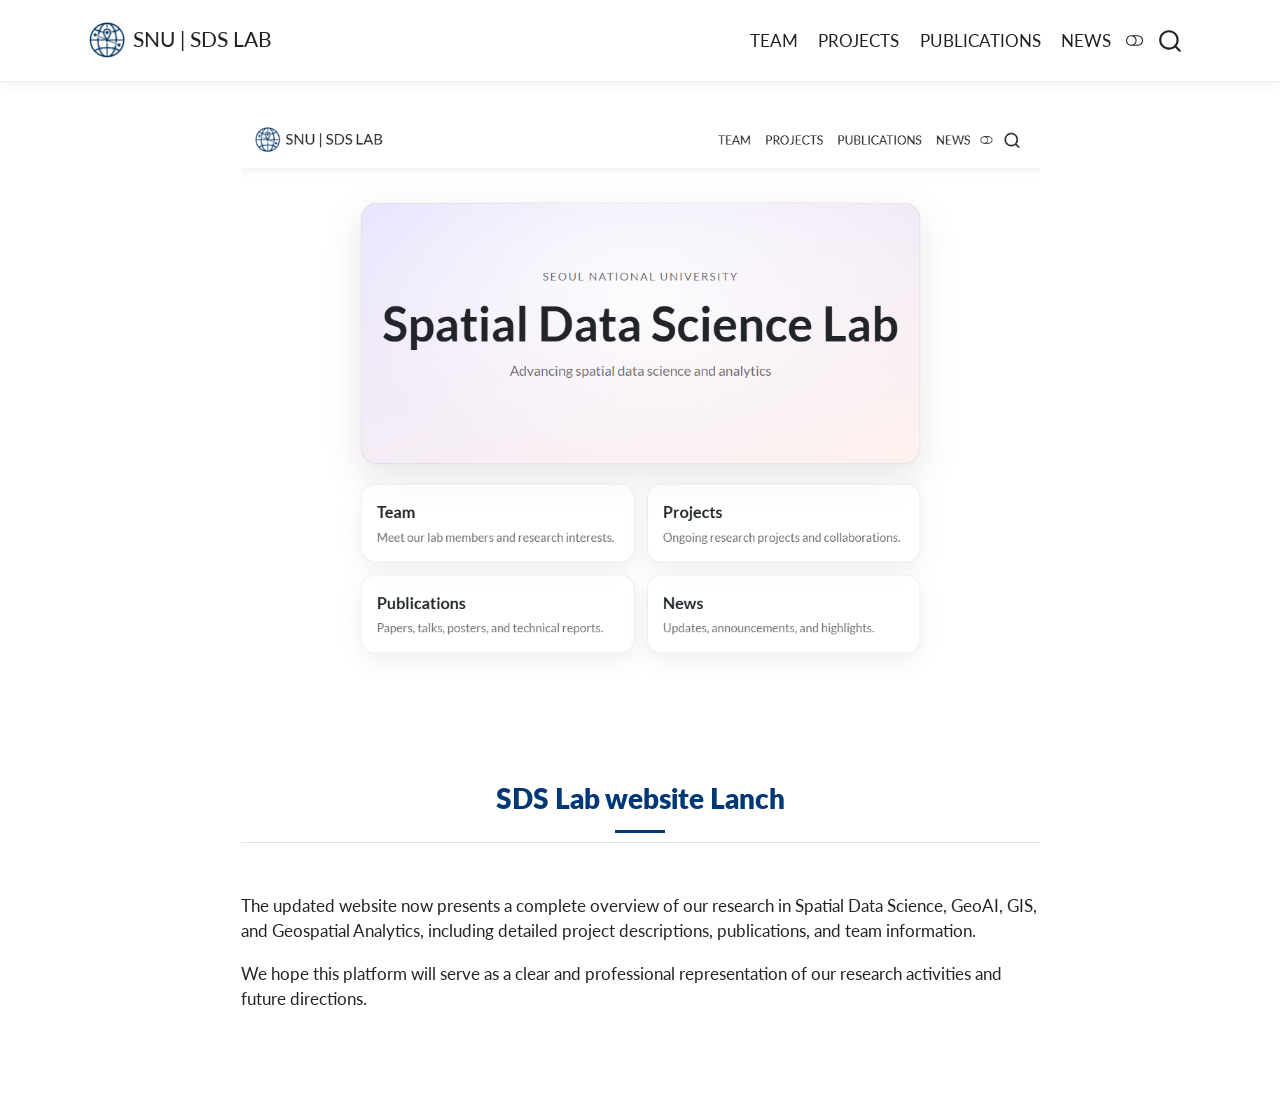
<file: docs/news/posts/2026-02-28-SDS-Lab-Website-Release.html>
<!DOCTYPE html>
<html xmlns="http://www.w3.org/1999/xhtml" lang="en" xml:lang="en"><head>

<meta charset="utf-8">
<meta name="generator" content="quarto-1.7.32">

<meta name="viewport" content="width=device-width, initial-scale=1.0, user-scalable=yes">

<meta name="author" content="GIS Lab">
<meta name="dcterms.date" content="2026-02-28">

<title>SDS Lab Website Completed – SDS Lab</title>
<style>
code{white-space: pre-wrap;}
span.smallcaps{font-variant: small-caps;}
div.columns{display: flex; gap: min(4vw, 1.5em);}
div.column{flex: auto; overflow-x: auto;}
div.hanging-indent{margin-left: 1.5em; text-indent: -1.5em;}
ul.task-list{list-style: none;}
ul.task-list li input[type="checkbox"] {
  width: 0.8em;
  margin: 0 0.8em 0.2em -1em; /* quarto-specific, see https://github.com/quarto-dev/quarto-cli/issues/4556 */ 
  vertical-align: middle;
}
</style>


<script src="../../site_libs/quarto-nav/quarto-nav.js"></script>
<script src="../../site_libs/quarto-nav/headroom.min.js"></script>
<script src="../../site_libs/clipboard/clipboard.min.js"></script>
<script src="../../site_libs/quarto-search/autocomplete.umd.js"></script>
<script src="../../site_libs/quarto-search/fuse.min.js"></script>
<script src="../../site_libs/quarto-search/quarto-search.js"></script>
<meta name="quarto:offset" content="../../">
<link href="../../images/seoul.png" rel="icon" type="image/png">
<script src="../../site_libs/quarto-html/quarto.js" type="module"></script>
<script src="../../site_libs/quarto-html/tabsets/tabsets.js" type="module"></script>
<script src="../../site_libs/quarto-html/popper.min.js"></script>
<script src="../../site_libs/quarto-html/tippy.umd.min.js"></script>
<script src="../../site_libs/quarto-html/anchor.min.js"></script>
<link href="../../site_libs/quarto-html/tippy.css" rel="stylesheet">
<link href="../../site_libs/quarto-html/quarto-syntax-highlighting-37eea08aefeeee20ff55810ff984fec1.css" rel="stylesheet" class="quarto-color-scheme" id="quarto-text-highlighting-styles">
<link href="../../site_libs/quarto-html/quarto-syntax-highlighting-dark-2fef5ea3f8957b3e4ecc936fc74692ca.css" rel="stylesheet" class="quarto-color-scheme quarto-color-alternate" id="quarto-text-highlighting-styles">
<link href="../../site_libs/quarto-html/quarto-syntax-highlighting-37eea08aefeeee20ff55810ff984fec1.css" rel="stylesheet" class="quarto-color-scheme-extra" id="quarto-text-highlighting-styles">
<script src="../../site_libs/bootstrap/bootstrap.min.js"></script>
<link href="../../site_libs/bootstrap/bootstrap-icons.css" rel="stylesheet">
<link href="../../site_libs/bootstrap/bootstrap-49c1d427428d52a7e831cec1f859451e.min.css" rel="stylesheet" append-hash="true" class="quarto-color-scheme" id="quarto-bootstrap" data-mode="light">
<link href="../../site_libs/bootstrap/bootstrap-dark-7040619c0c7fa32edeed753ff31abe6e.min.css" rel="stylesheet" append-hash="true" class="quarto-color-scheme quarto-color-alternate" id="quarto-bootstrap" data-mode="dark">
<link href="../../site_libs/bootstrap/bootstrap-49c1d427428d52a7e831cec1f859451e.min.css" rel="stylesheet" append-hash="true" class="quarto-color-scheme-extra" id="quarto-bootstrap" data-mode="light">
<script id="quarto-search-options" type="application/json">{
  "location": "navbar",
  "copy-button": false,
  "collapse-after": 3,
  "panel-placement": "end",
  "type": "overlay",
  "limit": 50,
  "keyboard-shortcut": [
    "f",
    "/",
    "s"
  ],
  "show-item-context": false,
  "language": {
    "search-no-results-text": "No results",
    "search-matching-documents-text": "matching documents",
    "search-copy-link-title": "Copy link to search",
    "search-hide-matches-text": "Hide additional matches",
    "search-more-match-text": "more match in this document",
    "search-more-matches-text": "more matches in this document",
    "search-clear-button-title": "Clear",
    "search-text-placeholder": "",
    "search-detached-cancel-button-title": "Cancel",
    "search-submit-button-title": "Submit",
    "search-label": "Search"
  }
}</script>


<link rel="stylesheet" href="../../styles.css">
</head>

<body class="nav-fixed fullcontent quarto-light"><script id="quarto-html-before-body" type="application/javascript">
    const toggleBodyColorMode = (bsSheetEl) => {
      const mode = bsSheetEl.getAttribute("data-mode");
      const bodyEl = window.document.querySelector("body");
      if (mode === "dark") {
        bodyEl.classList.add("quarto-dark");
        bodyEl.classList.remove("quarto-light");
      } else {
        bodyEl.classList.add("quarto-light");
        bodyEl.classList.remove("quarto-dark");
      }
    }
    const toggleBodyColorPrimary = () => {
      const bsSheetEl = window.document.querySelector("link#quarto-bootstrap:not([rel=disabled-stylesheet])");
      if (bsSheetEl) {
        toggleBodyColorMode(bsSheetEl);
      }
    }
    const setColorSchemeToggle = (alternate) => {
      const toggles = window.document.querySelectorAll('.quarto-color-scheme-toggle');
      for (let i=0; i < toggles.length; i++) {
        const toggle = toggles[i];
        if (toggle) {
          if (alternate) {
            toggle.classList.add("alternate");
          } else {
            toggle.classList.remove("alternate");
          }
        }
      }
    };
    const toggleColorMode = (alternate) => {
      // Switch the stylesheets
      const primaryStylesheets = window.document.querySelectorAll('link.quarto-color-scheme:not(.quarto-color-alternate)');
      const alternateStylesheets = window.document.querySelectorAll('link.quarto-color-scheme.quarto-color-alternate');
      manageTransitions('#quarto-margin-sidebar .nav-link', false);
      if (alternate) {
        // note: dark is layered on light, we don't disable primary!
        enableStylesheet(alternateStylesheets);
        for (const sheetNode of alternateStylesheets) {
          if (sheetNode.id === "quarto-bootstrap") {
            toggleBodyColorMode(sheetNode);
          }
        }
      } else {
        disableStylesheet(alternateStylesheets);
        enableStylesheet(primaryStylesheets)
        toggleBodyColorPrimary();
      }
      manageTransitions('#quarto-margin-sidebar .nav-link', true);
      // Switch the toggles
      setColorSchemeToggle(alternate)
      // Hack to workaround the fact that safari doesn't
      // properly recolor the scrollbar when toggling (#1455)
      if (navigator.userAgent.indexOf('Safari') > 0 && navigator.userAgent.indexOf('Chrome') == -1) {
        manageTransitions("body", false);
        window.scrollTo(0, 1);
        setTimeout(() => {
          window.scrollTo(0, 0);
          manageTransitions("body", true);
        }, 40);
      }
    }
    const disableStylesheet = (stylesheets) => {
      for (let i=0; i < stylesheets.length; i++) {
        const stylesheet = stylesheets[i];
        stylesheet.rel = 'disabled-stylesheet';
      }
    }
    const enableStylesheet = (stylesheets) => {
      for (let i=0; i < stylesheets.length; i++) {
        const stylesheet = stylesheets[i];
        if(stylesheet.rel !== 'stylesheet') { // for Chrome, which will still FOUC without this check
          stylesheet.rel = 'stylesheet';
        }
      }
    }
    const manageTransitions = (selector, allowTransitions) => {
      const els = window.document.querySelectorAll(selector);
      for (let i=0; i < els.length; i++) {
        const el = els[i];
        if (allowTransitions) {
          el.classList.remove('notransition');
        } else {
          el.classList.add('notransition');
        }
      }
    }
    const isFileUrl = () => {
      return window.location.protocol === 'file:';
    }
    const hasAlternateSentinel = () => {
      let styleSentinel = getColorSchemeSentinel();
      if (styleSentinel !== null) {
        return styleSentinel === "alternate";
      } else {
        return false;
      }
    }
    const setStyleSentinel = (alternate) => {
      const value = alternate ? "alternate" : "default";
      if (!isFileUrl()) {
        window.localStorage.setItem("quarto-color-scheme", value);
      } else {
        localAlternateSentinel = value;
      }
    }
    const getColorSchemeSentinel = () => {
      if (!isFileUrl()) {
        const storageValue = window.localStorage.getItem("quarto-color-scheme");
        return storageValue != null ? storageValue : localAlternateSentinel;
      } else {
        return localAlternateSentinel;
      }
    }
    const toggleGiscusIfUsed = (isAlternate, darkModeDefault) => {
      const baseTheme = document.querySelector('#giscus-base-theme')?.value ?? 'light';
      const alternateTheme = document.querySelector('#giscus-alt-theme')?.value ?? 'dark';
      let newTheme = '';
      if(authorPrefersDark) {
        newTheme = isAlternate ? baseTheme : alternateTheme;
      } else {
        newTheme = isAlternate ? alternateTheme : baseTheme;
      }
      const changeGiscusTheme = () => {
        // From: https://github.com/giscus/giscus/issues/336
        const sendMessage = (message) => {
          const iframe = document.querySelector('iframe.giscus-frame');
          if (!iframe) return;
          iframe.contentWindow.postMessage({ giscus: message }, 'https://giscus.app');
        }
        sendMessage({
          setConfig: {
            theme: newTheme
          }
        });
      }
      const isGiscussLoaded = window.document.querySelector('iframe.giscus-frame') !== null;
      if (isGiscussLoaded) {
        changeGiscusTheme();
      }
    };
    const authorPrefersDark = false;
    const darkModeDefault = authorPrefersDark;
      document.querySelector('link#quarto-text-highlighting-styles.quarto-color-scheme-extra').rel = 'disabled-stylesheet';
      document.querySelector('link#quarto-bootstrap.quarto-color-scheme-extra').rel = 'disabled-stylesheet';
    let localAlternateSentinel = darkModeDefault ? 'alternate' : 'default';
    // Dark / light mode switch
    window.quartoToggleColorScheme = () => {
      // Read the current dark / light value
      let toAlternate = !hasAlternateSentinel();
      toggleColorMode(toAlternate);
      setStyleSentinel(toAlternate);
      toggleGiscusIfUsed(toAlternate, darkModeDefault);
      window.dispatchEvent(new Event('resize'));
    };
    // Switch to dark mode if need be
    if (hasAlternateSentinel()) {
      toggleColorMode(true);
    } else {
      toggleColorMode(false);
    }
  </script>

<div id="quarto-search-results"></div>
  <header id="quarto-header" class="headroom fixed-top">
    <nav class="navbar navbar-expand-lg " data-bs-theme="dark">
      <div class="navbar-container container-fluid">
      <div class="navbar-brand-container mx-auto">
    <a href="../../index.html" class="navbar-brand navbar-brand-logo">
    <img src="../../images/logo3.png" alt="" class="navbar-logo">
    </a>
    <a class="navbar-brand" href="../../index.html">
    <span class="navbar-title">SNU | SDS LAB</span>
    </a>
  </div>
            <div id="quarto-search" class="" title="Search"></div>
          <button class="navbar-toggler" type="button" data-bs-toggle="collapse" data-bs-target="#navbarCollapse" aria-controls="navbarCollapse" role="menu" aria-expanded="false" aria-label="Toggle navigation" onclick="if (window.quartoToggleHeadroom) { window.quartoToggleHeadroom(); }">
  <span class="navbar-toggler-icon"></span>
</button>
          <div class="collapse navbar-collapse" id="navbarCollapse">
            <ul class="navbar-nav navbar-nav-scroll ms-auto">
  <li class="nav-item">
    <a class="nav-link" href="../../team.html"> 
<span class="menu-text">TEAM</span></a>
  </li>  
  <li class="nav-item">
    <a class="nav-link" href="../../projects.html"> 
<span class="menu-text">PROJECTS</span></a>
  </li>  
  <li class="nav-item">
    <a class="nav-link" href="../../publications.html"> 
<span class="menu-text">PUBLICATIONS</span></a>
  </li>  
  <li class="nav-item">
    <a class="nav-link" href="../../news/index.html"> 
<span class="menu-text">NEWS</span></a>
  </li>  
</ul>
          </div> <!-- /navcollapse -->
            <div class="quarto-navbar-tools">
  <a href="" class="quarto-color-scheme-toggle quarto-navigation-tool  px-1" onclick="window.quartoToggleColorScheme(); return false;" title="Toggle dark mode"><i class="bi"></i></a>
</div>
      </div> <!-- /container-fluid -->
    </nav>
</header>
<!-- content -->
<div id="quarto-content" class="quarto-container page-columns page-rows-contents page-layout-article page-navbar">
<!-- sidebar -->
<!-- margin-sidebar -->
    
<!-- main -->
<main class="content" id="quarto-document-content">


<header id="title-block-header" class="quarto-title-block default">
<div class="quarto-title">
<h1 class="title">SDS Lab Website Completed</h1>
<p class="subtitle lead">Quarto-based Homepage Launch</p>
  <div class="quarto-categories">
    <div class="quarto-category">Website</div>
    <div class="quarto-category">Announcements</div>
  </div>
  </div>



<div class="quarto-title-meta">

    <div>
    <div class="quarto-title-meta-heading">Author</div>
    <div class="quarto-title-meta-contents">
             <p>GIS Lab </p>
          </div>
  </div>
    
    <div>
    <div class="quarto-title-meta-heading">Published</div>
    <div class="quarto-title-meta-contents">
      <p class="date">February 28, 2026</p>
    </div>
  </div>
  
    
  </div>
  


</header>


<p><img src="images/webhome.png" class="img-fluid"></p>
<section id="sds-lab-website-lanch" class="level2">
<h2 class="anchored" data-anchor-id="sds-lab-website-lanch">SDS Lab website Lanch</h2>
<p>The updated website now presents a complete overview of our research in Spatial Data Science, GeoAI, GIS, and Geospatial Analytics, including detailed project descriptions, publications, and team information.</p>
<p>We hope this platform will serve as a clear and professional representation of our research activities and future directions.</p>


</section>

</main> <!-- /main -->
<script id="quarto-html-after-body" type="application/javascript">
  window.document.addEventListener("DOMContentLoaded", function (event) {
    // Ensure there is a toggle, if there isn't float one in the top right
    if (window.document.querySelector('.quarto-color-scheme-toggle') === null) {
      const a = window.document.createElement('a');
      a.classList.add('top-right');
      a.classList.add('quarto-color-scheme-toggle');
      a.href = "";
      a.onclick = function() { try { window.quartoToggleColorScheme(); } catch {} return false; };
      const i = window.document.createElement("i");
      i.classList.add('bi');
      a.appendChild(i);
      window.document.body.appendChild(a);
    }
    setColorSchemeToggle(hasAlternateSentinel())
    const icon = "";
    const anchorJS = new window.AnchorJS();
    anchorJS.options = {
      placement: 'right',
      icon: icon
    };
    anchorJS.add('.anchored');
    const isCodeAnnotation = (el) => {
      for (const clz of el.classList) {
        if (clz.startsWith('code-annotation-')) {                     
          return true;
        }
      }
      return false;
    }
    const onCopySuccess = function(e) {
      // button target
      const button = e.trigger;
      // don't keep focus
      button.blur();
      // flash "checked"
      button.classList.add('code-copy-button-checked');
      var currentTitle = button.getAttribute("title");
      button.setAttribute("title", "Copied!");
      let tooltip;
      if (window.bootstrap) {
        button.setAttribute("data-bs-toggle", "tooltip");
        button.setAttribute("data-bs-placement", "left");
        button.setAttribute("data-bs-title", "Copied!");
        tooltip = new bootstrap.Tooltip(button, 
          { trigger: "manual", 
            customClass: "code-copy-button-tooltip",
            offset: [0, -8]});
        tooltip.show();    
      }
      setTimeout(function() {
        if (tooltip) {
          tooltip.hide();
          button.removeAttribute("data-bs-title");
          button.removeAttribute("data-bs-toggle");
          button.removeAttribute("data-bs-placement");
        }
        button.setAttribute("title", currentTitle);
        button.classList.remove('code-copy-button-checked');
      }, 1000);
      // clear code selection
      e.clearSelection();
    }
    const getTextToCopy = function(trigger) {
        const codeEl = trigger.previousElementSibling.cloneNode(true);
        for (const childEl of codeEl.children) {
          if (isCodeAnnotation(childEl)) {
            childEl.remove();
          }
        }
        return codeEl.innerText;
    }
    const clipboard = new window.ClipboardJS('.code-copy-button:not([data-in-quarto-modal])', {
      text: getTextToCopy
    });
    clipboard.on('success', onCopySuccess);
    if (window.document.getElementById('quarto-embedded-source-code-modal')) {
      const clipboardModal = new window.ClipboardJS('.code-copy-button[data-in-quarto-modal]', {
        text: getTextToCopy,
        container: window.document.getElementById('quarto-embedded-source-code-modal')
      });
      clipboardModal.on('success', onCopySuccess);
    }
      var localhostRegex = new RegExp(/^(?:http|https):\/\/localhost\:?[0-9]*\//);
      var mailtoRegex = new RegExp(/^mailto:/);
        var filterRegex = new RegExp('/' + window.location.host + '/');
      var isInternal = (href) => {
          return filterRegex.test(href) || localhostRegex.test(href) || mailtoRegex.test(href);
      }
      // Inspect non-navigation links and adorn them if external
     var links = window.document.querySelectorAll('a[href]:not(.nav-link):not(.navbar-brand):not(.toc-action):not(.sidebar-link):not(.sidebar-item-toggle):not(.pagination-link):not(.no-external):not([aria-hidden]):not(.dropdown-item):not(.quarto-navigation-tool):not(.about-link)');
      for (var i=0; i<links.length; i++) {
        const link = links[i];
        if (!isInternal(link.href)) {
          // undo the damage that might have been done by quarto-nav.js in the case of
          // links that we want to consider external
          if (link.dataset.originalHref !== undefined) {
            link.href = link.dataset.originalHref;
          }
        }
      }
    function tippyHover(el, contentFn, onTriggerFn, onUntriggerFn) {
      const config = {
        allowHTML: true,
        maxWidth: 500,
        delay: 100,
        arrow: false,
        appendTo: function(el) {
            return el.parentElement;
        },
        interactive: true,
        interactiveBorder: 10,
        theme: 'quarto',
        placement: 'bottom-start',
      };
      if (contentFn) {
        config.content = contentFn;
      }
      if (onTriggerFn) {
        config.onTrigger = onTriggerFn;
      }
      if (onUntriggerFn) {
        config.onUntrigger = onUntriggerFn;
      }
      window.tippy(el, config); 
    }
    const noterefs = window.document.querySelectorAll('a[role="doc-noteref"]');
    for (var i=0; i<noterefs.length; i++) {
      const ref = noterefs[i];
      tippyHover(ref, function() {
        // use id or data attribute instead here
        let href = ref.getAttribute('data-footnote-href') || ref.getAttribute('href');
        try { href = new URL(href).hash; } catch {}
        const id = href.replace(/^#\/?/, "");
        const note = window.document.getElementById(id);
        if (note) {
          return note.innerHTML;
        } else {
          return "";
        }
      });
    }
    const xrefs = window.document.querySelectorAll('a.quarto-xref');
    const processXRef = (id, note) => {
      // Strip column container classes
      const stripColumnClz = (el) => {
        el.classList.remove("page-full", "page-columns");
        if (el.children) {
          for (const child of el.children) {
            stripColumnClz(child);
          }
        }
      }
      stripColumnClz(note)
      if (id === null || id.startsWith('sec-')) {
        // Special case sections, only their first couple elements
        const container = document.createElement("div");
        if (note.children && note.children.length > 2) {
          container.appendChild(note.children[0].cloneNode(true));
          for (let i = 1; i < note.children.length; i++) {
            const child = note.children[i];
            if (child.tagName === "P" && child.innerText === "") {
              continue;
            } else {
              container.appendChild(child.cloneNode(true));
              break;
            }
          }
          if (window.Quarto?.typesetMath) {
            window.Quarto.typesetMath(container);
          }
          return container.innerHTML
        } else {
          if (window.Quarto?.typesetMath) {
            window.Quarto.typesetMath(note);
          }
          return note.innerHTML;
        }
      } else {
        // Remove any anchor links if they are present
        const anchorLink = note.querySelector('a.anchorjs-link');
        if (anchorLink) {
          anchorLink.remove();
        }
        if (window.Quarto?.typesetMath) {
          window.Quarto.typesetMath(note);
        }
        if (note.classList.contains("callout")) {
          return note.outerHTML;
        } else {
          return note.innerHTML;
        }
      }
    }
    for (var i=0; i<xrefs.length; i++) {
      const xref = xrefs[i];
      tippyHover(xref, undefined, function(instance) {
        instance.disable();
        let url = xref.getAttribute('href');
        let hash = undefined; 
        if (url.startsWith('#')) {
          hash = url;
        } else {
          try { hash = new URL(url).hash; } catch {}
        }
        if (hash) {
          const id = hash.replace(/^#\/?/, "");
          const note = window.document.getElementById(id);
          if (note !== null) {
            try {
              const html = processXRef(id, note.cloneNode(true));
              instance.setContent(html);
            } finally {
              instance.enable();
              instance.show();
            }
          } else {
            // See if we can fetch this
            fetch(url.split('#')[0])
            .then(res => res.text())
            .then(html => {
              const parser = new DOMParser();
              const htmlDoc = parser.parseFromString(html, "text/html");
              const note = htmlDoc.getElementById(id);
              if (note !== null) {
                const html = processXRef(id, note);
                instance.setContent(html);
              } 
            }).finally(() => {
              instance.enable();
              instance.show();
            });
          }
        } else {
          // See if we can fetch a full url (with no hash to target)
          // This is a special case and we should probably do some content thinning / targeting
          fetch(url)
          .then(res => res.text())
          .then(html => {
            const parser = new DOMParser();
            const htmlDoc = parser.parseFromString(html, "text/html");
            const note = htmlDoc.querySelector('main.content');
            if (note !== null) {
              // This should only happen for chapter cross references
              // (since there is no id in the URL)
              // remove the first header
              if (note.children.length > 0 && note.children[0].tagName === "HEADER") {
                note.children[0].remove();
              }
              const html = processXRef(null, note);
              instance.setContent(html);
            } 
          }).finally(() => {
            instance.enable();
            instance.show();
          });
        }
      }, function(instance) {
      });
    }
        let selectedAnnoteEl;
        const selectorForAnnotation = ( cell, annotation) => {
          let cellAttr = 'data-code-cell="' + cell + '"';
          let lineAttr = 'data-code-annotation="' +  annotation + '"';
          const selector = 'span[' + cellAttr + '][' + lineAttr + ']';
          return selector;
        }
        const selectCodeLines = (annoteEl) => {
          const doc = window.document;
          const targetCell = annoteEl.getAttribute("data-target-cell");
          const targetAnnotation = annoteEl.getAttribute("data-target-annotation");
          const annoteSpan = window.document.querySelector(selectorForAnnotation(targetCell, targetAnnotation));
          const lines = annoteSpan.getAttribute("data-code-lines").split(",");
          const lineIds = lines.map((line) => {
            return targetCell + "-" + line;
          })
          let top = null;
          let height = null;
          let parent = null;
          if (lineIds.length > 0) {
              //compute the position of the single el (top and bottom and make a div)
              const el = window.document.getElementById(lineIds[0]);
              top = el.offsetTop;
              height = el.offsetHeight;
              parent = el.parentElement.parentElement;
            if (lineIds.length > 1) {
              const lastEl = window.document.getElementById(lineIds[lineIds.length - 1]);
              const bottom = lastEl.offsetTop + lastEl.offsetHeight;
              height = bottom - top;
            }
            if (top !== null && height !== null && parent !== null) {
              // cook up a div (if necessary) and position it 
              let div = window.document.getElementById("code-annotation-line-highlight");
              if (div === null) {
                div = window.document.createElement("div");
                div.setAttribute("id", "code-annotation-line-highlight");
                div.style.position = 'absolute';
                parent.appendChild(div);
              }
              div.style.top = top - 2 + "px";
              div.style.height = height + 4 + "px";
              div.style.left = 0;
              let gutterDiv = window.document.getElementById("code-annotation-line-highlight-gutter");
              if (gutterDiv === null) {
                gutterDiv = window.document.createElement("div");
                gutterDiv.setAttribute("id", "code-annotation-line-highlight-gutter");
                gutterDiv.style.position = 'absolute';
                const codeCell = window.document.getElementById(targetCell);
                const gutter = codeCell.querySelector('.code-annotation-gutter');
                gutter.appendChild(gutterDiv);
              }
              gutterDiv.style.top = top - 2 + "px";
              gutterDiv.style.height = height + 4 + "px";
            }
            selectedAnnoteEl = annoteEl;
          }
        };
        const unselectCodeLines = () => {
          const elementsIds = ["code-annotation-line-highlight", "code-annotation-line-highlight-gutter"];
          elementsIds.forEach((elId) => {
            const div = window.document.getElementById(elId);
            if (div) {
              div.remove();
            }
          });
          selectedAnnoteEl = undefined;
        };
          // Handle positioning of the toggle
      window.addEventListener(
        "resize",
        throttle(() => {
          elRect = undefined;
          if (selectedAnnoteEl) {
            selectCodeLines(selectedAnnoteEl);
          }
        }, 10)
      );
      function throttle(fn, ms) {
      let throttle = false;
      let timer;
        return (...args) => {
          if(!throttle) { // first call gets through
              fn.apply(this, args);
              throttle = true;
          } else { // all the others get throttled
              if(timer) clearTimeout(timer); // cancel #2
              timer = setTimeout(() => {
                fn.apply(this, args);
                timer = throttle = false;
              }, ms);
          }
        };
      }
        // Attach click handler to the DT
        const annoteDls = window.document.querySelectorAll('dt[data-target-cell]');
        for (const annoteDlNode of annoteDls) {
          annoteDlNode.addEventListener('click', (event) => {
            const clickedEl = event.target;
            if (clickedEl !== selectedAnnoteEl) {
              unselectCodeLines();
              const activeEl = window.document.querySelector('dt[data-target-cell].code-annotation-active');
              if (activeEl) {
                activeEl.classList.remove('code-annotation-active');
              }
              selectCodeLines(clickedEl);
              clickedEl.classList.add('code-annotation-active');
            } else {
              // Unselect the line
              unselectCodeLines();
              clickedEl.classList.remove('code-annotation-active');
            }
          });
        }
    const findCites = (el) => {
      const parentEl = el.parentElement;
      if (parentEl) {
        const cites = parentEl.dataset.cites;
        if (cites) {
          return {
            el,
            cites: cites.split(' ')
          };
        } else {
          return findCites(el.parentElement)
        }
      } else {
        return undefined;
      }
    };
    var bibliorefs = window.document.querySelectorAll('a[role="doc-biblioref"]');
    for (var i=0; i<bibliorefs.length; i++) {
      const ref = bibliorefs[i];
      const citeInfo = findCites(ref);
      if (citeInfo) {
        tippyHover(citeInfo.el, function() {
          var popup = window.document.createElement('div');
          citeInfo.cites.forEach(function(cite) {
            var citeDiv = window.document.createElement('div');
            citeDiv.classList.add('hanging-indent');
            citeDiv.classList.add('csl-entry');
            var biblioDiv = window.document.getElementById('ref-' + cite);
            if (biblioDiv) {
              citeDiv.innerHTML = biblioDiv.innerHTML;
            }
            popup.appendChild(citeDiv);
          });
          return popup.innerHTML;
        });
      }
    }
  });
  </script>
</div> <!-- /content -->




</body></html>
</file>
<file: docs/site_libs/quarto-html/tippy.css>
.tippy-box[data-animation=fade][data-state=hidden]{opacity:0}[data-tippy-root]{max-width:calc(100vw - 10px)}.tippy-box{position:relative;background-color:#333;color:#fff;border-radius:4px;font-size:14px;line-height:1.4;white-space:normal;outline:0;transition-property:transform,visibility,opacity}.tippy-box[data-placement^=top]>.tippy-arrow{bottom:0}.tippy-box[data-placement^=top]>.tippy-arrow:before{bottom:-7px;left:0;border-width:8px 8px 0;border-top-color:initial;transform-origin:center top}.tippy-box[data-placement^=bottom]>.tippy-arrow{top:0}.tippy-box[data-placement^=bottom]>.tippy-arrow:before{top:-7px;left:0;border-width:0 8px 8px;border-bottom-color:initial;transform-origin:center bottom}.tippy-box[data-placement^=left]>.tippy-arrow{right:0}.tippy-box[data-placement^=left]>.tippy-arrow:before{border-width:8px 0 8px 8px;border-left-color:initial;right:-7px;transform-origin:center left}.tippy-box[data-placement^=right]>.tippy-arrow{left:0}.tippy-box[data-placement^=right]>.tippy-arrow:before{left:-7px;border-width:8px 8px 8px 0;border-right-color:initial;transform-origin:center right}.tippy-box[data-inertia][data-state=visible]{transition-timing-function:cubic-bezier(.54,1.5,.38,1.11)}.tippy-arrow{width:16px;height:16px;color:#333}.tippy-arrow:before{content:"";position:absolute;border-color:transparent;border-style:solid}.tippy-content{position:relative;padding:5px 9px;z-index:1}
</file>
<file: docs/site_libs/quarto-html/quarto-syntax-highlighting-37eea08aefeeee20ff55810ff984fec1.css>
/* quarto syntax highlight colors */
:root {
  --quarto-hl-ot-color: #003B4F;
  --quarto-hl-at-color: #657422;
  --quarto-hl-ss-color: #20794D;
  --quarto-hl-an-color: #5E5E5E;
  --quarto-hl-fu-color: #4758AB;
  --quarto-hl-st-color: #20794D;
  --quarto-hl-cf-color: #003B4F;
  --quarto-hl-op-color: #5E5E5E;
  --quarto-hl-er-color: #AD0000;
  --quarto-hl-bn-color: #AD0000;
  --quarto-hl-al-color: #AD0000;
  --quarto-hl-va-color: #111111;
  --quarto-hl-bu-color: inherit;
  --quarto-hl-ex-color: inherit;
  --quarto-hl-pp-color: #AD0000;
  --quarto-hl-in-color: #5E5E5E;
  --quarto-hl-vs-color: #20794D;
  --quarto-hl-wa-color: #5E5E5E;
  --quarto-hl-do-color: #5E5E5E;
  --quarto-hl-im-color: #00769E;
  --quarto-hl-ch-color: #20794D;
  --quarto-hl-dt-color: #AD0000;
  --quarto-hl-fl-color: #AD0000;
  --quarto-hl-co-color: #5E5E5E;
  --quarto-hl-cv-color: #5E5E5E;
  --quarto-hl-cn-color: #8f5902;
  --quarto-hl-sc-color: #5E5E5E;
  --quarto-hl-dv-color: #AD0000;
  --quarto-hl-kw-color: #003B4F;
}

/* other quarto variables */
:root {
  --quarto-font-monospace: SFMono-Regular, Menlo, Monaco, Consolas, "Liberation Mono", "Courier New", monospace;
}

/* syntax highlight based on Pandoc's rules */
pre > code.sourceCode > span {
  color: #003B4F;
}

code.sourceCode > span {
  color: #003B4F;
}

div.sourceCode,
div.sourceCode pre.sourceCode {
  color: #003B4F;
}

/* Normal */
code span {
  color: #003B4F;
}

/* Alert */
code span.al {
  color: #AD0000;
  font-style: inherit;
}

/* Annotation */
code span.an {
  color: #5E5E5E;
  font-style: inherit;
}

/* Attribute */
code span.at {
  color: #657422;
  font-style: inherit;
}

/* BaseN */
code span.bn {
  color: #AD0000;
  font-style: inherit;
}

/* BuiltIn */
code span.bu {
  font-style: inherit;
}

/* ControlFlow */
code span.cf {
  color: #003B4F;
  font-weight: bold;
  font-style: inherit;
}

/* Char */
code span.ch {
  color: #20794D;
  font-style: inherit;
}

/* Constant */
code span.cn {
  color: #8f5902;
  font-style: inherit;
}

/* Comment */
code span.co {
  color: #5E5E5E;
  font-style: inherit;
}

/* CommentVar */
code span.cv {
  color: #5E5E5E;
  font-style: italic;
}

/* Documentation */
code span.do {
  color: #5E5E5E;
  font-style: italic;
}

/* DataType */
code span.dt {
  color: #AD0000;
  font-style: inherit;
}

/* DecVal */
code span.dv {
  color: #AD0000;
  font-style: inherit;
}

/* Error */
code span.er {
  color: #AD0000;
  font-style: inherit;
}

/* Extension */
code span.ex {
  font-style: inherit;
}

/* Float */
code span.fl {
  color: #AD0000;
  font-style: inherit;
}

/* Function */
code span.fu {
  color: #4758AB;
  font-style: inherit;
}

/* Import */
code span.im {
  color: #00769E;
  font-style: inherit;
}

/* Information */
code span.in {
  color: #5E5E5E;
  font-style: inherit;
}

/* Keyword */
code span.kw {
  color: #003B4F;
  font-weight: bold;
  font-style: inherit;
}

/* Operator */
code span.op {
  color: #5E5E5E;
  font-style: inherit;
}

/* Other */
code span.ot {
  color: #003B4F;
  font-style: inherit;
}

/* Preprocessor */
code span.pp {
  color: #AD0000;
  font-style: inherit;
}

/* SpecialChar */
code span.sc {
  color: #5E5E5E;
  font-style: inherit;
}

/* SpecialString */
code span.ss {
  color: #20794D;
  font-style: inherit;
}

/* String */
code span.st {
  color: #20794D;
  font-style: inherit;
}

/* Variable */
code span.va {
  color: #111111;
  font-style: inherit;
}

/* VerbatimString */
code span.vs {
  color: #20794D;
  font-style: inherit;
}

/* Warning */
code span.wa {
  color: #5E5E5E;
  font-style: italic;
}

.prevent-inlining {
  content: "</";
}

/*# sourceMappingURL=27d3d809615f7771493d095567f04340.css.map */
</file>
<file: docs/site_libs/quarto-html/quarto-syntax-highlighting-dark-2fef5ea3f8957b3e4ecc936fc74692ca.css>
/* quarto syntax highlight colors */
:root {
  --quarto-hl-al-color: #f07178;
  --quarto-hl-an-color: #d4d0ab;
  --quarto-hl-at-color: #00e0e0;
  --quarto-hl-bn-color: #d4d0ab;
  --quarto-hl-bu-color: #abe338;
  --quarto-hl-ch-color: #abe338;
  --quarto-hl-co-color: #f8f8f2;
  --quarto-hl-cv-color: #ffd700;
  --quarto-hl-cn-color: #ffd700;
  --quarto-hl-cf-color: #ffa07a;
  --quarto-hl-dt-color: #ffa07a;
  --quarto-hl-dv-color: #d4d0ab;
  --quarto-hl-do-color: #f8f8f2;
  --quarto-hl-er-color: #f07178;
  --quarto-hl-ex-color: #00e0e0;
  --quarto-hl-fl-color: #d4d0ab;
  --quarto-hl-fu-color: #ffa07a;
  --quarto-hl-im-color: #abe338;
  --quarto-hl-in-color: #d4d0ab;
  --quarto-hl-kw-color: #ffa07a;
  --quarto-hl-op-color: #ffa07a;
  --quarto-hl-ot-color: #00e0e0;
  --quarto-hl-pp-color: #dcc6e0;
  --quarto-hl-re-color: #00e0e0;
  --quarto-hl-sc-color: #abe338;
  --quarto-hl-ss-color: #abe338;
  --quarto-hl-st-color: #abe338;
  --quarto-hl-va-color: #00e0e0;
  --quarto-hl-vs-color: #abe338;
  --quarto-hl-wa-color: #dcc6e0;
}

/* other quarto variables */
:root {
  --quarto-font-monospace: SFMono-Regular, Menlo, Monaco, Consolas, "Liberation Mono", "Courier New", monospace;
}

/* syntax highlight based on Pandoc's rules */
pre > code.sourceCode > span {
  color: #f8f8f2;
}

code.sourceCode > span {
  color: #f8f8f2;
}

div.sourceCode,
div.sourceCode pre.sourceCode {
  color: #f8f8f2;
}

/* Normal */
code span {
  color: #f8f8f2;
}

/* Alert */
code span.al {
  color: #f07178;
}

/* Annotation */
code span.an {
  color: #d4d0ab;
}

/* Attribute */
code span.at {
  color: #00e0e0;
}

/* BaseN */
code span.bn {
  color: #d4d0ab;
}

/* BuiltIn */
code span.bu {
  color: #abe338;
}

/* ControlFlow */
code span.cf {
  font-weight: bold;
  color: #ffa07a;
}

/* Char */
code span.ch {
  color: #abe338;
}

/* Constant */
code span.cn {
  color: #ffd700;
}

/* Comment */
code span.co {
  font-style: italic;
  color: #f8f8f2;
}

/* CommentVar */
code span.cv {
  color: #ffd700;
}

/* Documentation */
code span.do {
  color: #f8f8f2;
}

/* DataType */
code span.dt {
  color: #ffa07a;
}

/* DecVal */
code span.dv {
  color: #d4d0ab;
}

/* Error */
code span.er {
  color: #f07178;
  text-decoration: underline;
}

/* Extension */
code span.ex {
  font-weight: bold;
  color: #00e0e0;
}

/* Float */
code span.fl {
  color: #d4d0ab;
}

/* Function */
code span.fu {
  color: #ffa07a;
}

/* Import */
code span.im {
  color: #abe338;
}

/* Information */
code span.in {
  color: #d4d0ab;
}

/* Keyword */
code span.kw {
  font-weight: bold;
  color: #ffa07a;
}

/* Operator */
code span.op {
  color: #ffa07a;
}

/* Other */
code span.ot {
  color: #00e0e0;
}

/* Preprocessor */
code span.pp {
  color: #dcc6e0;
}

/* RegionMarker */
code span.re {
  background-color: #f8f8f2;
  color: #00e0e0;
}

/* SpecialChar */
code span.sc {
  color: #abe338;
}

/* SpecialString */
code span.ss {
  color: #abe338;
}

/* String */
code span.st {
  color: #abe338;
}

/* Variable */
code span.va {
  color: #00e0e0;
}

/* VerbatimString */
code span.vs {
  color: #abe338;
}

/* Warning */
code span.wa {
  color: #dcc6e0;
}

.prevent-inlining {
  content: "</";
}

/*# sourceMappingURL=9d1c423767af11a14e59cf8ecfea55bb.css.map */
</file>
<file: docs/styles.css>
/* ===== Global Link Color ===== */

a {
  color: #003876;
  text-decoration: none;
}

a:hover {
  color: #001f4d;
  text-decoration: underline;
}

/* ===== Global Page Width ===== */

.page-columns,
.page-layout-article,
.quarto-container {
  max-width: 1100px;
  margin: 0 auto;
}

/* Hide Quarto page title header (H1 generated from YAML title) */
.quarto-title-block,
#title-block-header,
.quarto-title {
  display: none !important;
  margin: 0 !important;
  padding: 0 !important;
}

/* =========================
   Slim Page Banner (Publications/News/Projects)
========================= */

.page-banner{
  border-radius: 18px;
  overflow: hidden;
  margin: 20px 0 40px 0;
  box-shadow: 0 10px 30px rgba(0,0,0,0.08);
}

.page-banner-img{
  width: 100%;
  height: 380px;              /* 여기서 세로 높이 조절 */
  object-fit: cover;
  object-position: center;
  display: block;
  border-radius: 0 !important;
}

.page-banner p{
  margin: 0 !important;
}

/* ---------------------------
   Member profile list fix
---------------------------- */
.member-profile ul,
.member-profile ol {
  margin-left: 1.2em;
  padding-left: 1.2em;
  list-style: disc;
}
.member-profile ul li,
.member-profile ol li {
  margin-bottom: 0.3em;
}


/* ---------------------------
   HOME ONLY: Banner/Hero scope
   (index.qmd에 class="home"를 주면 가장 깔끔함)
---------------------------- */

/* 1) index.qmd 최상단에 아래를 넣어줘 (권장)
::: {.home}
...
:::
*/

.home .column-screen{
  margin-top: 0;
  padding-top: 0;
}

/* body padding-top을 전역으로 0 박지 말 것 */
/* (navbar 겹침 방지) */

/* navbar */

/* Navbar logo size */
.navbar-brand img {
  height: 36px !important;   /* 32~48px 사이에서 조절해봐 */
  max-height: none !important;
}

.navbar {
  box-shadow: 0 2px 12px rgba(0,0,0,0.06);
  border-bottom: 1px solid rgba(0,0,0,0.06);
}

/* Navbar title hover */
.navbar .navbar-brand:hover,
.navbar .navbar-brand:focus {
  color: #003A70 !important;  /* SNU Blue */
}

/* Navbar hover: SNU Blue */
.navbar .nav-link:hover,
.navbar .nav-link:focus {
  color: #003A70 !important;   /* SNU Blue */
}

.navbar .nav-link.active {
  color: #003A70 !important;   /* 현재 페이지도 SNU Blue */
}

/* Navbar inner width control */
.navbar .container-fluid {
  max-width: 1150px;   /* index 페이지 폭과 맞추기 */
  margin: 0 auto;
  padding-left: 24px;
  padding-right: 24px;
}

/* ---------------------------
   Option A: Photo Banner (기존 방식 개선)
---------------------------- */
.home .banner {
  position: relative;
  width: 100%;
  height: clamp(420px, 70vh, 860px); /* 반응형 */
  overflow: hidden;
  border-radius: 24px;
}

.home .banner img {
  width: 100%;
  height: 100%;
  object-fit: cover;
  object-position: 50% 100%;
  display: block;
  transform: scale(1.02);
}

.home .banner::after{
  content:"";
  position:absolute;
  inset:0;
  background: linear-gradient(
    180deg,
    rgba(0,0,0,0.15) 0%,
    rgba(0,0,0,0.35) 55%,
    rgba(0,0,0,0.55) 100%
  );
  pointer-events:none;
}

.home .banner .centered-text {
  position: absolute;
  top: 68%;
  left: 50%;
  transform: translate(-50%, -50%);
  color: #fff;
  font-size: clamp(2rem, 4vw, 4rem);
  font-weight: 700;
  text-shadow: 0 10px 30px rgba(0,0,0,.45);
  z-index: 10;
  text-align: center;
  line-height: 1.15;
}

/* 4개 카드가 들어가는 그리드 설정 */
.home .feature-grid {
  display: grid;
  /* 2열로 고정하고 싶다면 아래 설정 유지 */
  grid-template-columns: repeat(2, 1fr); 
  gap: 20px;
  margin: 40px 0;
}

/* News 섹션은 그리드 영향을 받지 않도록 초기화 */
#latest-news {
  display: block; /* 그리드 해제 */
  width: 100%;
}

/* 모바일 대응: 900px 미만일 때 1열로 변경 */
@media (max-width: 900px) {
  .home .feature-grid {
    grid-template-columns: 1fr;
  }
}

/* 1. p 태그가 그리드 레이아웃을 방해하지 못하게 껍데기만 남깁니다 */
.feature-grid p {
    display: contents; /* p 태그의 스타일(여백 등)을 무시하고 자식(카드)만 그리드에 참여시킴 */
}

/* 2. 카드 사이의 불필요한 간격을 방지 */
.feature-grid {
    display: grid;
    grid-template-columns: repeat(2, 1fr);
    gap: 18px;
    align-items: start;
}
/* ---------------------------
   Option B: Modern Gradient Hero (시안 느낌)
   index.qmd에서 .hero를 쓰면 적용됨
---------------------------- */
:root{
  --sds-bg-1: rgba(215, 208, 255, 0.55);
  --sds-bg-2: rgba(255, 233, 225, 0.55);
  --sds-text: #2f2f2f;
  --sds-muted: rgba(47,47,47,.70);
  --sds-card: rgba(255,255,255,.55);
  --sds-border: rgba(0,0,0,.08);
  --sds-shadow: 0 18px 50px rgba(0,0,0,.10);
}

.home .hero{
  position: relative;
  border-radius: 24px;
  padding: clamp(52px, 7vw, 92px) 24px;
  margin: 18px 0 28px 0;
  overflow: hidden;
  background:
    radial-gradient(800px 500px at 50% 35%, rgba(255,255,255,.85), rgba(255,255,255,0) 55%),
    linear-gradient(160deg, var(--sds-bg-1), var(--sds-bg-2));
  box-shadow: var(--sds-shadow);
  border: 1px solid var(--sds-border);
}

.home .hero-inner{
  max-width: 980px;
  margin: 0 auto;
  text-align: center;
}

.home .hero-eyebrow{
  font-size: 0.95rem;
  letter-spacing: .12em;
  text-transform: uppercase;
  color: var(--sds-muted);
  margin-bottom: 14px;
}

.home .hero-title{
  font-size: clamp(2.2rem, 4vw, 4rem);
  font-weight: 700;
  margin: 0 0 12px 0;
}

.home .hero-subtitle{
  font-size: 1.15rem;
  color: var(--sds-muted);
  margin: 0 0 26px 0;
}

.home .feature-grid{
  display: grid;
  grid-template-columns: repeat(2, minmax(0, 1fr));
  gap: 18px;
  margin: 10px 0 34px 0;
}

@media (max-width: 900px){
  .home .feature-grid{ grid-template-columns: 1fr; }
}

.home .feature-card{
  display: block;
  text-decoration: none;
  color: inherit;
  background: var(--sds-card);
  border: 1px solid var(--sds-border);
  border-radius: 20px;
  padding: 22px;
  box-shadow: 0 10px 30px rgba(0,0,0,.06);
  transition: transform .15s ease, box-shadow .15s ease, background .15s ease;
  backdrop-filter: blur(10px);
}

.home .feature-card:hover{
  transform: translateY(-2px);
  box-shadow: 0 18px 44px rgba(0,0,0,.10);
  background: rgba(255,255,255,.70);
}

.home .feature-title{
  font-size: 1.35rem;
  font-weight: 700;
  margin-bottom: 6px;
}

.home .feature-desc{
  color: var(--sds-muted);
  line-height: 1.5;
}


/* ---------------------------
   News style (기존 유지)
---------------------------- */
.news-item {
  display: flex;
  justify-content: space-between;
  align-items: baseline;
  padding: 0.75rem 0;
  border-bottom: 1px solid #eee;
}
.news-title a {
  text-decoration: none;
  color: inherit;
}
.news-title a:hover {
  text-decoration: underline;
}
.news-date {
  white-space: nowrap;
  color: #777;
  font-size: 0.9em;
}


/* Team: Group photo hero card */
.team-hero-card{
  border-radius: 24px;
  overflow: hidden;
  border: 1px solid rgba(0,0,0,0.08);
  box-shadow: 0 18px 50px rgba(0,0,0,0.10);
  background: #fff;
  margin: 18px 0 28px 0;
}

.team-hero-img{
  width: 100%;
  height: clamp(260px, 52vh, 520px);
  object-fit: cover;
  object-position: 50% 40%;
  display: block;
}

.team-hero-card p{
  margin: 0;
}
.team-hero-img{
  display: block;
}

/* ===== Professor card ===== */
.prof-photo{
  width: 320px;      /* 고정 크기 */
  max-width: 100%;
  border-radius: 18px;
  box-shadow: 0 18px 40px rgba(0,0,0,0.12);
}

.professor-layout{
  display: grid;
  grid-template-columns: 320px 1fr;  /* 사진 크기와 동일하게 */
  gap: 48px;
  align-items: start;
}

.profile-icons{
  margin-top: 18px;
  display: flex;
  gap: 14px;
}

.icon-link{
  width: 28px;
  transition: transform 0.2s ease;
}

.icon-link:hover{
  transform: scale(1.15);
}

/* ===== Members (2-column cards) ===== */

/* 2열 레이아웃 그리드 */
.member-grid {
  display: grid;
  grid-template-columns: 1fr 1fr; /* 2열 배치 */
  gap: 40px 30px;
  margin-top: 30px;
}

/* 카드 내부: 사진(좌) + 정보(우) 가로 정렬 */
.member-card {
  display: flex;
  align-items: flex-start;
  gap: 20px;
}

/* 사진 크기 고정 */
.member-photo {
  width: 140px;
  height: 175px;
  object-fit: cover;
  border-radius: 10px;
  flex-shrink: 0;
}

/* 텍스트 스타일링 */
.member-info h3 {
  margin: 0 0 5px 0 !important;
  font-size: 1.4rem;
  font-weight: 700;
  color: #333;
}

.member-role {
  font-weight: 600;
  margin-bottom: 5px !important;
  color: #555;
}

.member-email {
  font-size: 0.95rem;
  margin-bottom: 12px !important;
}

.badge-container {
  display: flex;
  flex-wrap: wrap;
  gap: 6px;
}

.badge {
  background-color: #f2f2f2;
  color: #666;
  padding: 3px 12px;
  border-radius: 15px;
  font-size: 0.8rem;
  border: 1px solid #e0e0e0;
}

/* 모바일 화면에서는 1열로 변경 */
@media (max-width: 900px) {
  .member-grid {
    grid-template-columns: 1fr;
  }
}

.member-icons{
  margin-top: 10px;
  display: flex;
  gap: 12px;
  align-items: center;
}

.member-icon{
  width: 26px;
  height: 26px;
  object-fit: contain;
  transition: transform 0.2s ease;
}

.member-icon:hover{
  transform: scale(1.12);
}

/* 1. 섹션 제목 스타일 (중앙 정렬 + 상단 여백 + 남색 포인트) */
h2, .section-title {
  text-align: center;
  margin-top: 100px !important; /* 위쪽 여백 대폭 추가 */
  margin-bottom: 50px !important;
  font-weight: 800;
  color: #003876; /* SNU Blue 남색 포인트 */
  position: relative;
  display: block;
}

/* 제목 아래에 짧은 남색 선 포인트 추가 */
h2::after {
  content: "";
  display: block;
  width: 50px;
  height: 3px;
  background-color: #003876;
  margin: 15px auto 0;
}

/* Remove heading anchor icon (chain icon) */
.anchorjs-link {
  display: none !important;
}

/* =========================
   News listing image resize
========================= */

.quarto-listing .listing-item-img {
  max-width: 240px;
  height: 150px;
  object-fit: cover;
  border-radius: 14px;
}
/* News 썸네일 아래 여백 */
.quarto-listing .listing-item-img,
.quarto-listing .thumbnail-image,
.quarto-listing img {
  margin-bottom: 18px;
}



/* ===== Publications list ===== */
.pub-item{
  padding: 18px 0 22px 0;
  border-bottom: 1px solid rgba(0,0,0,0.10);
}

.pub-title{
  font-size: 1.25rem;
  font-weight: 800;
  line-height: 1.25;
  margin-bottom: 6px;
}

.pub-title a{
  color: #111;
  text-decoration: underline;
  text-underline-offset: 3px;
}

.pub-title a:hover{
  color: #003876; /* SNU Blue */
}

.pub-authors{
  color: rgba(0,0,0,0.70);
  font-size: 0.98rem;
  margin-bottom: 10px;
}

.pub-tags{
  display: flex;
  flex-wrap: wrap;
  gap: 8px;
}

.pub-tag{
  background: #f2f2f2;
  border: 1px solid #e0e0e0;
  color: #555;
  padding: 3px 10px;
  border-radius: 999px;
  font-size: 0.8rem;
}

/* ===== Project layout refined ===== */

.project-item{
  display: grid;
  grid-template-columns: 140px 1fr;
  gap: 30px;
  align-items: start;
  padding: 28px 0;
  border-bottom: 1px solid rgba(0,0,0,0.08);
}

/* 로고 */
.project-logo img{
  width: 120px;
  height: auto;
  object-fit: contain;
}

/* 제목 */
.project-title{
  font-size: 1.45rem;
  font-weight: 800;
  margin-bottom: 12px;
  color: #003876; /* SNU Blue */
}

.project-meta{
  font-weight: 600;
  font-size: 0.95rem;
  color: rgba(0,0,0,0.55);
}

/* 설명 */
.project-desc{
  line-height: 1.65;
  color: rgba(0,0,0,0.75);
  margin-bottom: 14px;
}

/* 주관/기관 */
.project-org{
  font-size: 0.95rem;
  color: rgba(0,0,0,0.55);
  font-weight: 500;
}

/* 모바일 */
@media (max-width: 900px){
  .project-item{
    grid-template-columns: 1fr;
  }

  .project-logo{
    margin-bottom: 15px;
  }
}
</file>
<file: docs/site_libs/quarto-html/quarto-syntax-highlighting-7b89279ff1a6dce999919e0e67d4d9ec.css>
/* quarto syntax highlight colors */
:root {
  --quarto-hl-ot-color: #003B4F;
  --quarto-hl-at-color: #657422;
  --quarto-hl-ss-color: #20794D;
  --quarto-hl-an-color: #5E5E5E;
  --quarto-hl-fu-color: #4758AB;
  --quarto-hl-st-color: #20794D;
  --quarto-hl-cf-color: #003B4F;
  --quarto-hl-op-color: #5E5E5E;
  --quarto-hl-er-color: #AD0000;
  --quarto-hl-bn-color: #AD0000;
  --quarto-hl-al-color: #AD0000;
  --quarto-hl-va-color: #111111;
  --quarto-hl-bu-color: inherit;
  --quarto-hl-ex-color: inherit;
  --quarto-hl-pp-color: #AD0000;
  --quarto-hl-in-color: #5E5E5E;
  --quarto-hl-vs-color: #20794D;
  --quarto-hl-wa-color: #5E5E5E;
  --quarto-hl-do-color: #5E5E5E;
  --quarto-hl-im-color: #00769E;
  --quarto-hl-ch-color: #20794D;
  --quarto-hl-dt-color: #AD0000;
  --quarto-hl-fl-color: #AD0000;
  --quarto-hl-co-color: #5E5E5E;
  --quarto-hl-cv-color: #5E5E5E;
  --quarto-hl-cn-color: #8f5902;
  --quarto-hl-sc-color: #5E5E5E;
  --quarto-hl-dv-color: #AD0000;
  --quarto-hl-kw-color: #003B4F;
}

/* other quarto variables */
:root {
  --quarto-font-monospace: SFMono-Regular, Menlo, Monaco, Consolas, "Liberation Mono", "Courier New", monospace;
}

/* syntax highlight based on Pandoc's rules */
pre > code.sourceCode > span {
  color: #003B4F;
}

code.sourceCode > span {
  color: #003B4F;
}

div.sourceCode,
div.sourceCode pre.sourceCode {
  color: #003B4F;
}

/* Normal */
code span {
  color: #003B4F;
}

/* Alert */
code span.al {
  color: #AD0000;
  font-style: inherit;
}

/* Annotation */
code span.an {
  color: #5E5E5E;
  font-style: inherit;
}

/* Attribute */
code span.at {
  color: #657422;
  font-style: inherit;
}

/* BaseN */
code span.bn {
  color: #AD0000;
  font-style: inherit;
}

/* BuiltIn */
code span.bu {
  font-style: inherit;
}

/* ControlFlow */
code span.cf {
  color: #003B4F;
  font-weight: bold;
  font-style: inherit;
}

/* Char */
code span.ch {
  color: #20794D;
  font-style: inherit;
}

/* Constant */
code span.cn {
  color: #8f5902;
  font-style: inherit;
}

/* Comment */
code span.co {
  color: #5E5E5E;
  font-style: inherit;
}

/* CommentVar */
code span.cv {
  color: #5E5E5E;
  font-style: italic;
}

/* Documentation */
code span.do {
  color: #5E5E5E;
  font-style: italic;
}

/* DataType */
code span.dt {
  color: #AD0000;
  font-style: inherit;
}

/* DecVal */
code span.dv {
  color: #AD0000;
  font-style: inherit;
}

/* Error */
code span.er {
  color: #AD0000;
  font-style: inherit;
}

/* Extension */
code span.ex {
  font-style: inherit;
}

/* Float */
code span.fl {
  color: #AD0000;
  font-style: inherit;
}

/* Function */
code span.fu {
  color: #4758AB;
  font-style: inherit;
}

/* Import */
code span.im {
  color: #00769E;
  font-style: inherit;
}

/* Information */
code span.in {
  color: #5E5E5E;
  font-style: inherit;
}

/* Keyword */
code span.kw {
  color: #003B4F;
  font-weight: bold;
  font-style: inherit;
}

/* Operator */
code span.op {
  color: #5E5E5E;
  font-style: inherit;
}

/* Other */
code span.ot {
  color: #003B4F;
  font-style: inherit;
}

/* Preprocessor */
code span.pp {
  color: #AD0000;
  font-style: inherit;
}

/* SpecialChar */
code span.sc {
  color: #5E5E5E;
  font-style: inherit;
}

/* SpecialString */
code span.ss {
  color: #20794D;
  font-style: inherit;
}

/* String */
code span.st {
  color: #20794D;
  font-style: inherit;
}

/* Variable */
code span.va {
  color: #111111;
  font-style: inherit;
}

/* VerbatimString */
code span.vs {
  color: #20794D;
  font-style: inherit;
}

/* Warning */
code span.wa {
  color: #5E5E5E;
  font-style: italic;
}

.prevent-inlining {
  content: "</";
}

/*# sourceMappingURL=3944bc705cfaf4c80e56f77c5205168a.css.map */
</file>
<file: docs/site_libs/quarto-html/quarto-syntax-highlighting-dark-707d8167ce6003fca903bfe2be84ab7f.css>
/* quarto syntax highlight colors */
:root {
  --quarto-hl-al-color: #f07178;
  --quarto-hl-an-color: #d4d0ab;
  --quarto-hl-at-color: #00e0e0;
  --quarto-hl-bn-color: #d4d0ab;
  --quarto-hl-bu-color: #abe338;
  --quarto-hl-ch-color: #abe338;
  --quarto-hl-co-color: #f8f8f2;
  --quarto-hl-cv-color: #ffd700;
  --quarto-hl-cn-color: #ffd700;
  --quarto-hl-cf-color: #ffa07a;
  --quarto-hl-dt-color: #ffa07a;
  --quarto-hl-dv-color: #d4d0ab;
  --quarto-hl-do-color: #f8f8f2;
  --quarto-hl-er-color: #f07178;
  --quarto-hl-ex-color: #00e0e0;
  --quarto-hl-fl-color: #d4d0ab;
  --quarto-hl-fu-color: #ffa07a;
  --quarto-hl-im-color: #abe338;
  --quarto-hl-in-color: #d4d0ab;
  --quarto-hl-kw-color: #ffa07a;
  --quarto-hl-op-color: #ffa07a;
  --quarto-hl-ot-color: #00e0e0;
  --quarto-hl-pp-color: #dcc6e0;
  --quarto-hl-re-color: #00e0e0;
  --quarto-hl-sc-color: #abe338;
  --quarto-hl-ss-color: #abe338;
  --quarto-hl-st-color: #abe338;
  --quarto-hl-va-color: #00e0e0;
  --quarto-hl-vs-color: #abe338;
  --quarto-hl-wa-color: #dcc6e0;
}

/* other quarto variables */
:root {
  --quarto-font-monospace: SFMono-Regular, Menlo, Monaco, Consolas, "Liberation Mono", "Courier New", monospace;
}

/* syntax highlight based on Pandoc's rules */
pre > code.sourceCode > span {
  color: #f8f8f2;
}

code.sourceCode > span {
  color: #f8f8f2;
}

div.sourceCode,
div.sourceCode pre.sourceCode {
  color: #f8f8f2;
}

/* Normal */
code span {
  color: #f8f8f2;
}

/* Alert */
code span.al {
  color: #f07178;
}

/* Annotation */
code span.an {
  color: #d4d0ab;
}

/* Attribute */
code span.at {
  color: #00e0e0;
}

/* BaseN */
code span.bn {
  color: #d4d0ab;
}

/* BuiltIn */
code span.bu {
  color: #abe338;
}

/* ControlFlow */
code span.cf {
  font-weight: bold;
  color: #ffa07a;
}

/* Char */
code span.ch {
  color: #abe338;
}

/* Constant */
code span.cn {
  color: #ffd700;
}

/* Comment */
code span.co {
  font-style: italic;
  color: #f8f8f2;
}

/* CommentVar */
code span.cv {
  color: #ffd700;
}

/* Documentation */
code span.do {
  color: #f8f8f2;
}

/* DataType */
code span.dt {
  color: #ffa07a;
}

/* DecVal */
code span.dv {
  color: #d4d0ab;
}

/* Error */
code span.er {
  color: #f07178;
  text-decoration: underline;
}

/* Extension */
code span.ex {
  font-weight: bold;
  color: #00e0e0;
}

/* Float */
code span.fl {
  color: #d4d0ab;
}

/* Function */
code span.fu {
  color: #ffa07a;
}

/* Import */
code span.im {
  color: #abe338;
}

/* Information */
code span.in {
  color: #d4d0ab;
}

/* Keyword */
code span.kw {
  font-weight: bold;
  color: #ffa07a;
}

/* Operator */
code span.op {
  color: #ffa07a;
}

/* Other */
code span.ot {
  color: #00e0e0;
}

/* Preprocessor */
code span.pp {
  color: #dcc6e0;
}

/* RegionMarker */
code span.re {
  background-color: #f8f8f2;
  color: #00e0e0;
}

/* SpecialChar */
code span.sc {
  color: #abe338;
}

/* SpecialString */
code span.ss {
  color: #abe338;
}

/* String */
code span.st {
  color: #abe338;
}

/* Variable */
code span.va {
  color: #00e0e0;
}

/* VerbatimString */
code span.vs {
  color: #abe338;
}

/* Warning */
code span.wa {
  color: #dcc6e0;
}

.prevent-inlining {
  content: "</";
}

/*# sourceMappingURL=f5ab3bb6f5ded8da9f12dd3a91d3da26.css.map */
</file>
